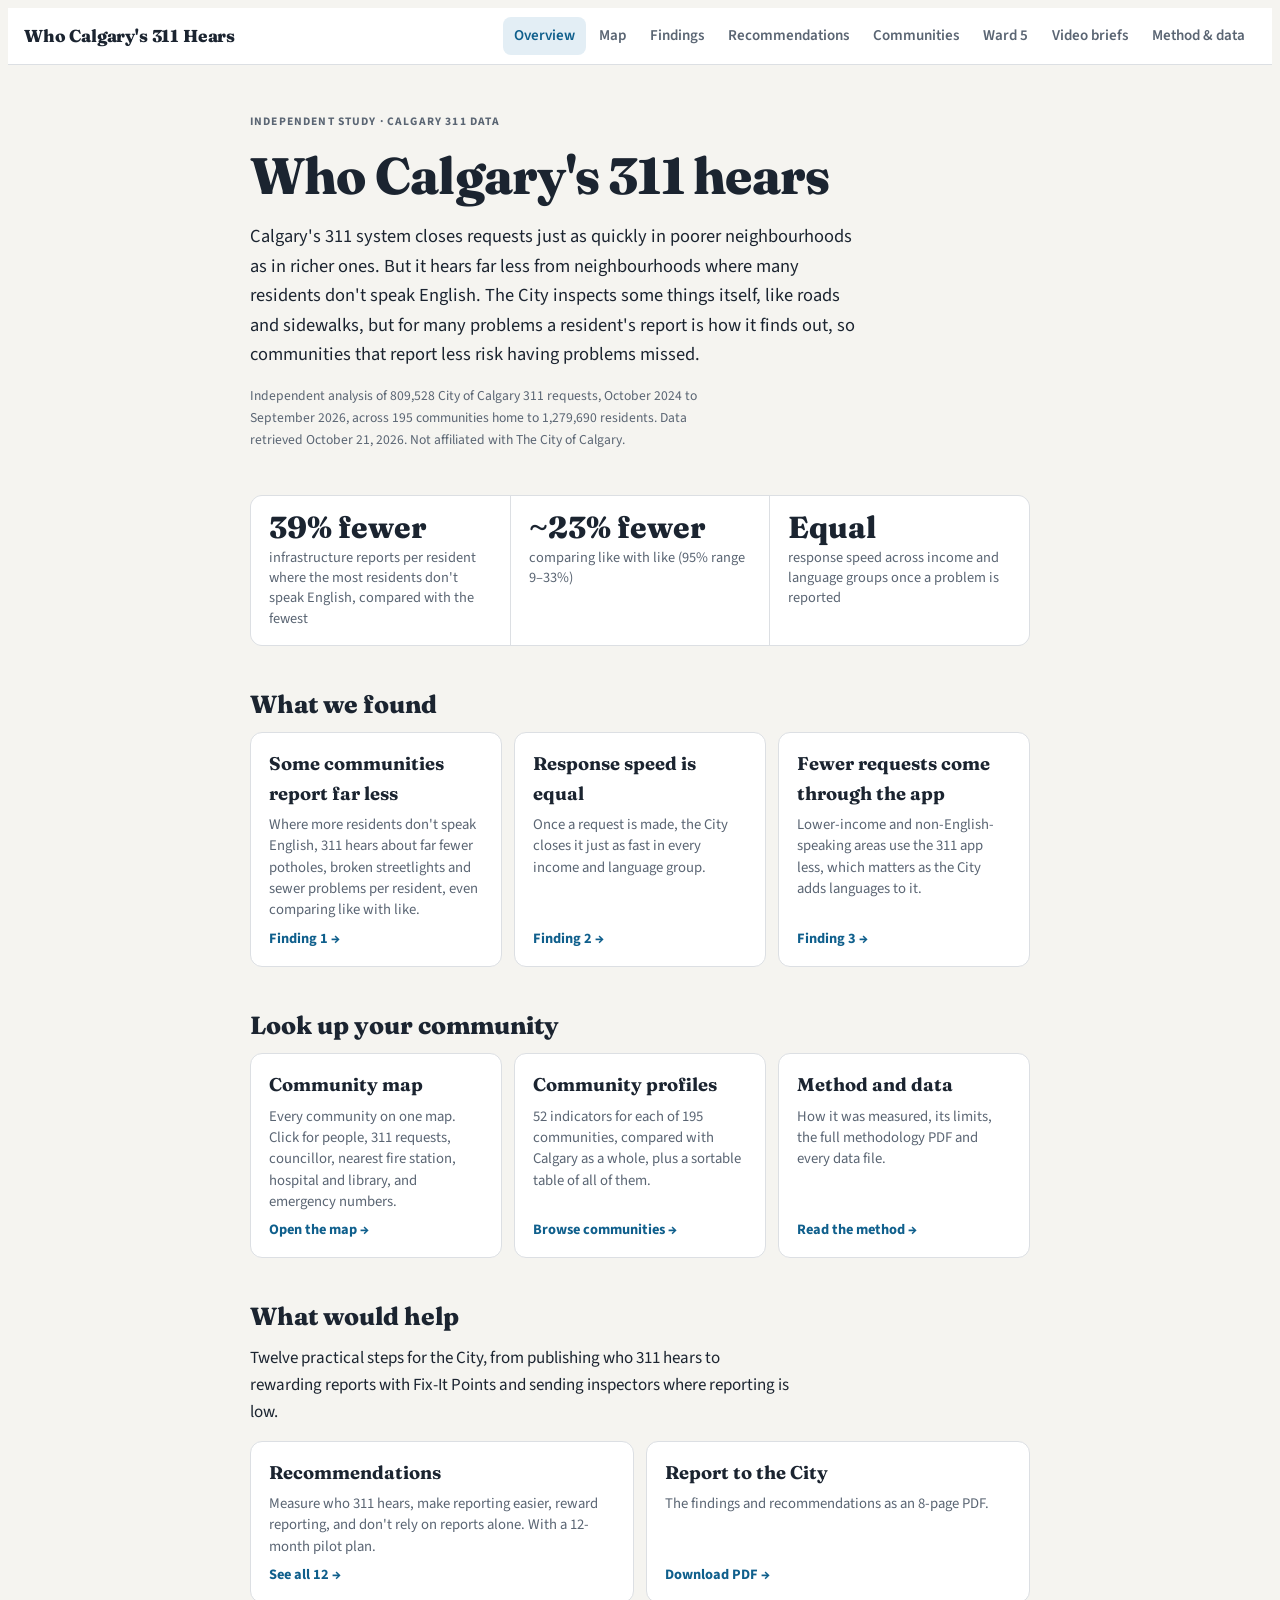
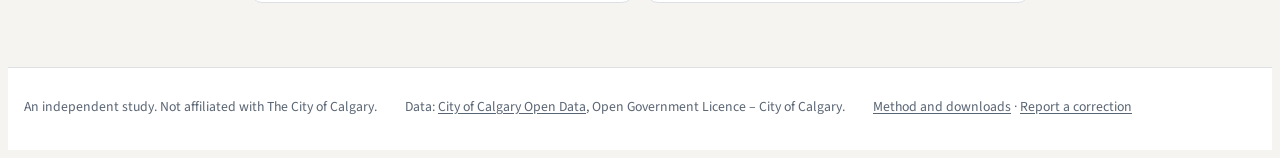
<file: index.html>
<!doctype html>
<html lang="en-CA">
<head>
<meta charset="utf-8">
<meta name="viewport" content="width=device-width, initial-scale=1, viewport-fit=cover">
<title>Who Calgary's 311 Hears</title>
<meta name="description" content="Calgary's 311 system closes requests just as fast in every income and language group, but hears far less from communities where many residents don't speak English. An independent study of 809,528 requests.">
<meta property="og:title" content="Who Calgary's 311 Hears">
<meta property="og:description" content="Calgary's 311 system closes requests just as fast in every income and language group, but hears far less from communities where many residents don't speak English. An independent study of 809,528 requests.">
<meta property="og:type" content="website">
<meta property="og:url" content="https://hassanaliarshad110.github.io/calgary-311/">
<meta property="og:image" content="https://hassanaliarshad110.github.io/calgary-311/assets/og.png">
<meta name="twitter:card" content="summary_large_image">
<link rel="icon" href="data:image/svg+xml,%3Csvg xmlns='http://www.w3.org/2000/svg' viewBox='0 0 64 64'%3E%3Crect width='64' height='64' rx='14' fill='%230f5f8c'/%3E%3Ctext x='32' y='42' font-family='Georgia,serif' font-size='26' font-weight='700' text-anchor='middle' fill='white'%3E311%3C/text%3E%3C/svg%3E">
<link rel="preconnect" href="https://fonts.googleapis.com"><link rel="preconnect" href="https://fonts.gstatic.com" crossorigin>
<link rel="stylesheet" href="https://fonts.googleapis.com/css2?family=Fraunces:opsz,wght@9..144,600;9..144,800&family=Source+Sans+3:ital,wght@0,400;0,600;0,700;1,400&family=JetBrains+Mono:wght@400;500&display=swap">
<link rel="stylesheet" href="assets/style.css?v=31fe4869">
</head>
<body>
<nav class="nav" aria-label="Site"><div class="in"><a class="brand" href="index.html">Who Calgary's 311 Hears</a><ul><li><a class="lk" href="index.html" aria-current="page">Overview</a></li><li><a class="lk" href="map.html">Map</a></li><li><a class="lk" href="findings.html">Findings</a></li><li><a class="lk" href="recommendations.html">Recommendations</a></li><li><a class="lk" href="communities.html">Communities</a></li><li><a class="lk" href="ward5.html">Ward 5</a></li><li><a class="lk" href="videos.html">Video briefs</a></li><li><a class="lk" href="method.html">Method & data</a></li></ul></div></nav>
<main>
<div class="wrap" style="margin-top:8px">
  <header>
    <span class="label">Independent study · Calgary 311 data</span>
    <h1>Who Calgary's 311 hears</h1>
    <p class="lede">Calgary's 311 system closes requests just as quickly in poorer neighbourhoods as in richer ones. But it hears far less from neighbourhoods where many residents don't speak English. The City inspects some things itself, like roads and sidewalks, but for many problems a resident's report is how it finds out, so communities that report less risk having problems missed.</p>
    <p class="meta" id="meta"></p>
  </header>
  <div class="key" id="key"></div>
  <section class="stack">
    <h2>What we found</h2>
    <div class="cards">
      <a class="cardlink" href="findings.html#f1"><b>Some communities report far less</b><span>Where more residents don't speak English, 311 hears about far fewer potholes, broken streetlights and sewer problems per resident, even comparing like with like.</span><em>Finding 1 →</em></a>
      <a class="cardlink" href="findings.html#f2"><b>Response speed is equal</b><span>Once a request is made, the City closes it just as fast in every income and language group.</span><em>Finding 2 →</em></a>
      <a class="cardlink" href="findings.html#f3"><b>Fewer requests come through the app</b><span>Lower-income and non-English-speaking areas use the 311 app less, which matters as the City adds languages to it.</span><em>Finding 3 →</em></a>
    </div>
  </section>
  <section class="stack">
    <h2>Look up your community</h2>
    <div class="cards">
      <a class="cardlink" href="map.html"><b>Community map</b><span>Every community on one map. Click for people, 311 requests, councillor, nearest fire station, hospital and library, and emergency numbers.</span><em>Open the map →</em></a>
      <a class="cardlink" href="communities.html"><b>Community profiles</b><span>52 indicators for each of 195 communities, compared with Calgary as a whole, plus a sortable table of all of them.</span><em>Browse communities →</em></a>
      <a class="cardlink" href="method.html"><b>Method and data</b><span>How it was measured, its limits, the full methodology PDF and every data file.</span><em>Read the method →</em></a>
    </div>
  </section>
  <section class="stack">
    <h2>What would help</h2>
    <p>Twelve practical steps for the City, from publishing who 311 hears to rewarding reports with Fix-It Points and sending inspectors where reporting is low.</p>
    <div class="cards">
      <a class="cardlink" href="recommendations.html"><b>Recommendations</b><span>Measure who 311 hears, make reporting easier, reward reporting, and don't rely on reports alone. With a 12-month pilot plan.</span><em>See all 12 →</em></a>
      <a class="cardlink" href="downloads/Who-Calgarys-311-Hears_Report-to-the-City.pdf" download><b>Report to the City</b><span>The findings and recommendations as an 8-page PDF.</span><em>Download PDF →</em></a>
    </div>
  </section>
</div>
</main>
<footer class="foot"><div class="in">
<span>An independent study. Not affiliated with The City of Calgary.</span>
<span>Data: <a href="https://data.calgary.ca/" target="_blank" rel="noopener">City of Calgary Open Data</a>, Open Government Licence – City of Calgary.</span>
<span><a href="method.html">Method and downloads</a> · <a href="https://github.com/hassanaliarshad110/calgary-311/issues" target="_blank" rel="noopener">Report a correction</a></span>
</div></footer>
<div class="toast" id="toast" role="status" hidden></div>
<script src="assets/report.js?v=14ca3eed"></script>
</body>
</html>
</file>
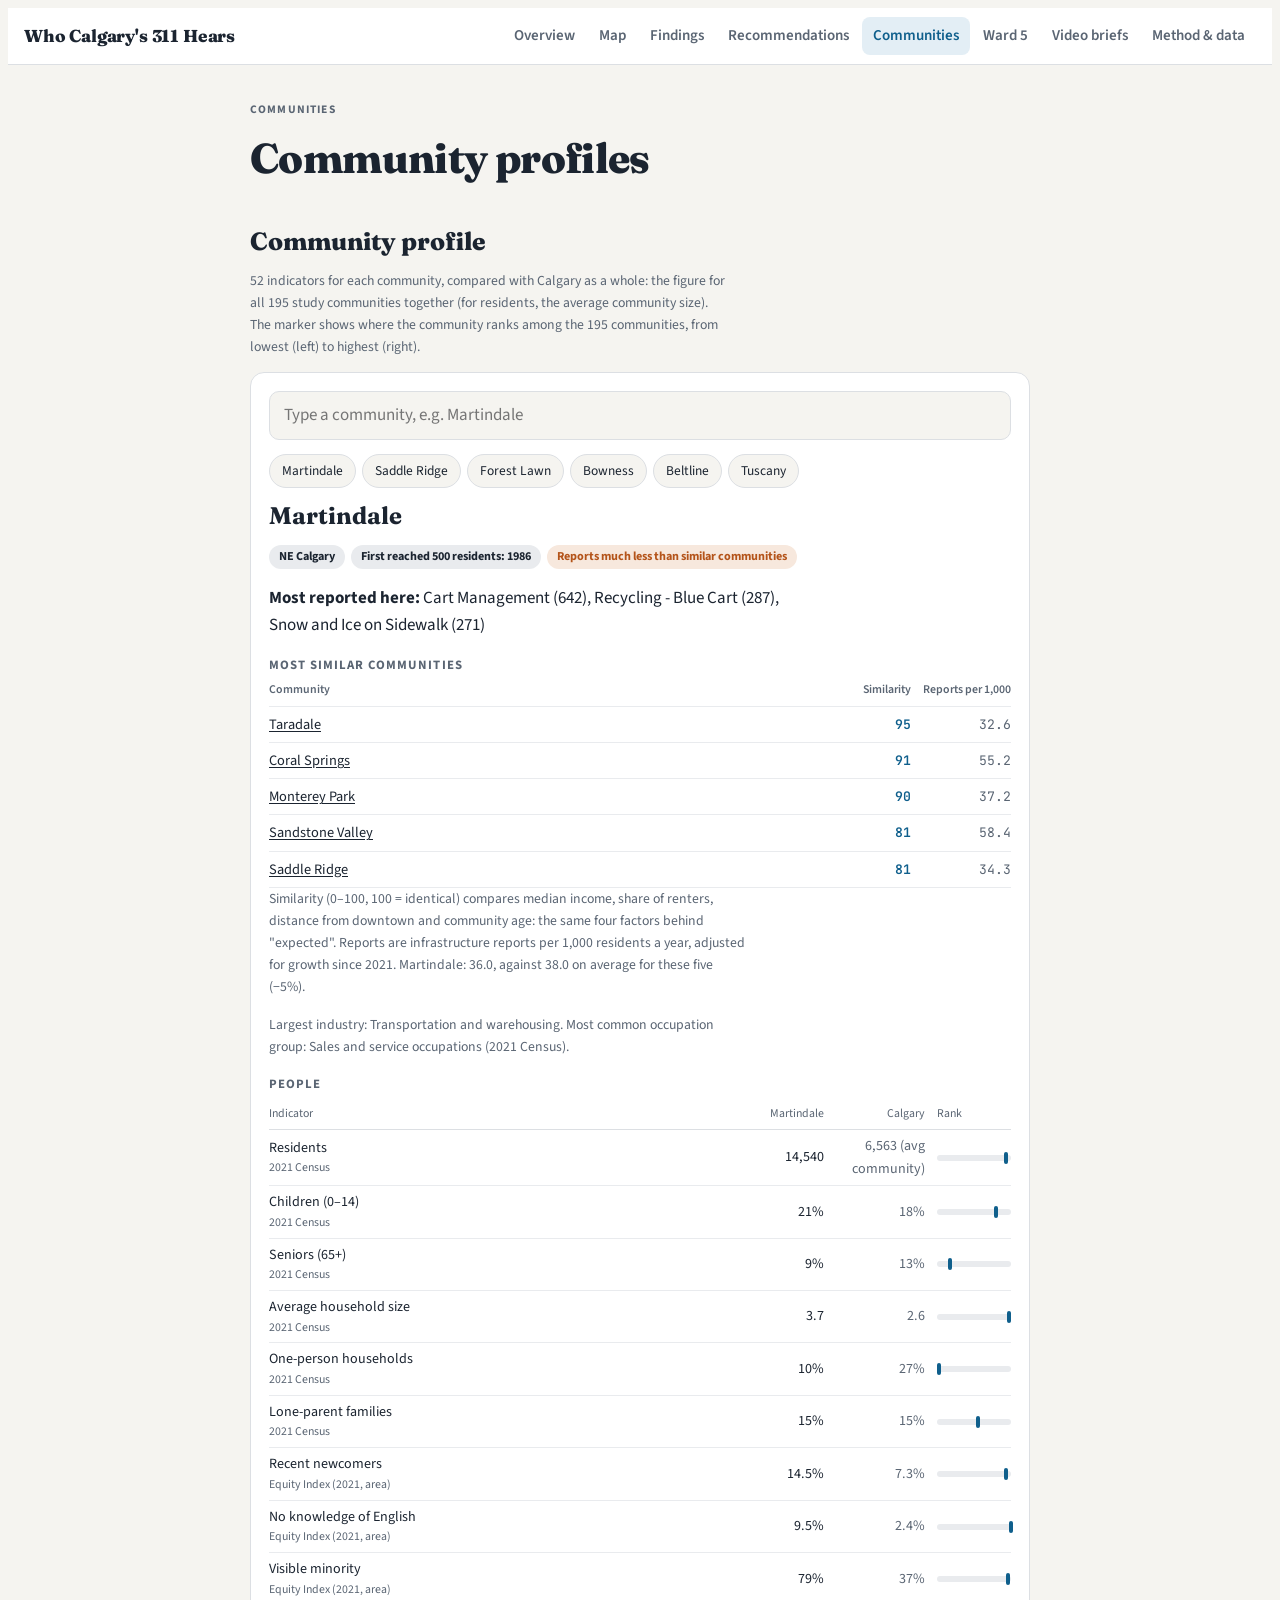
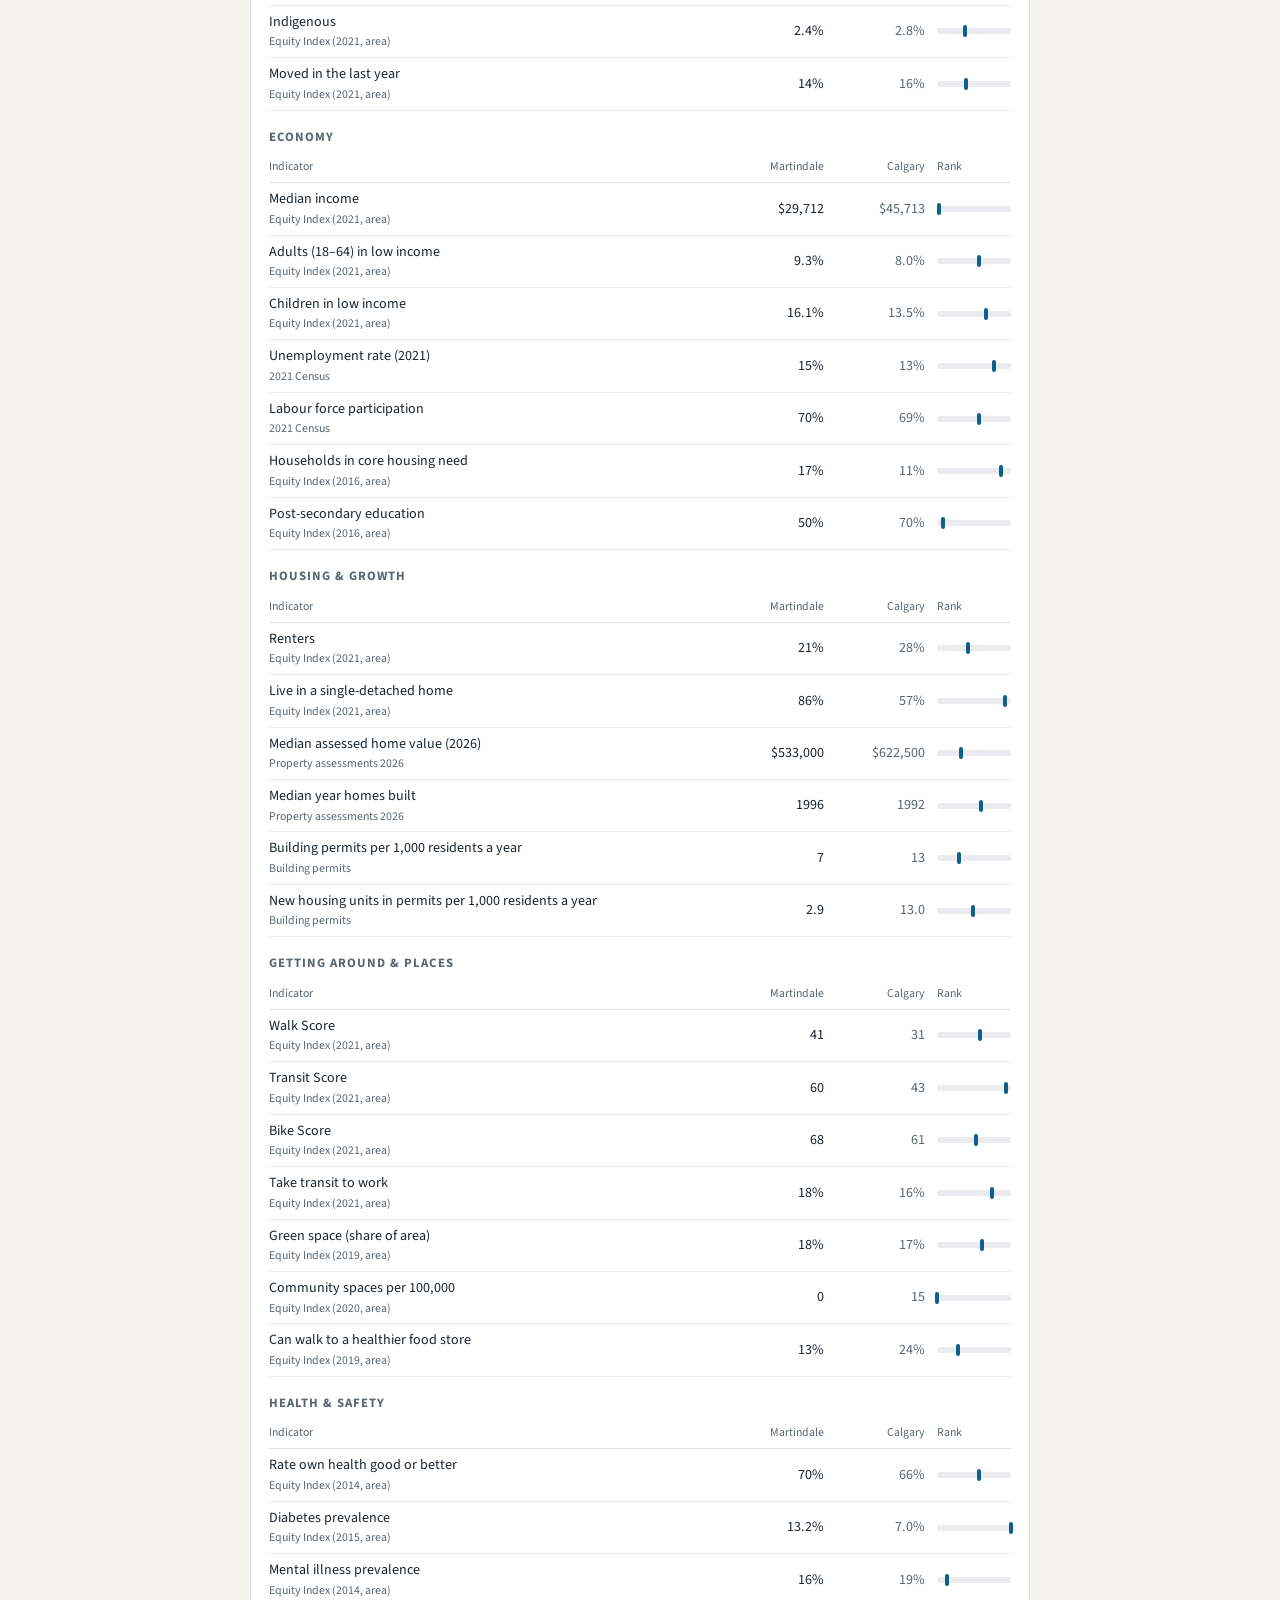
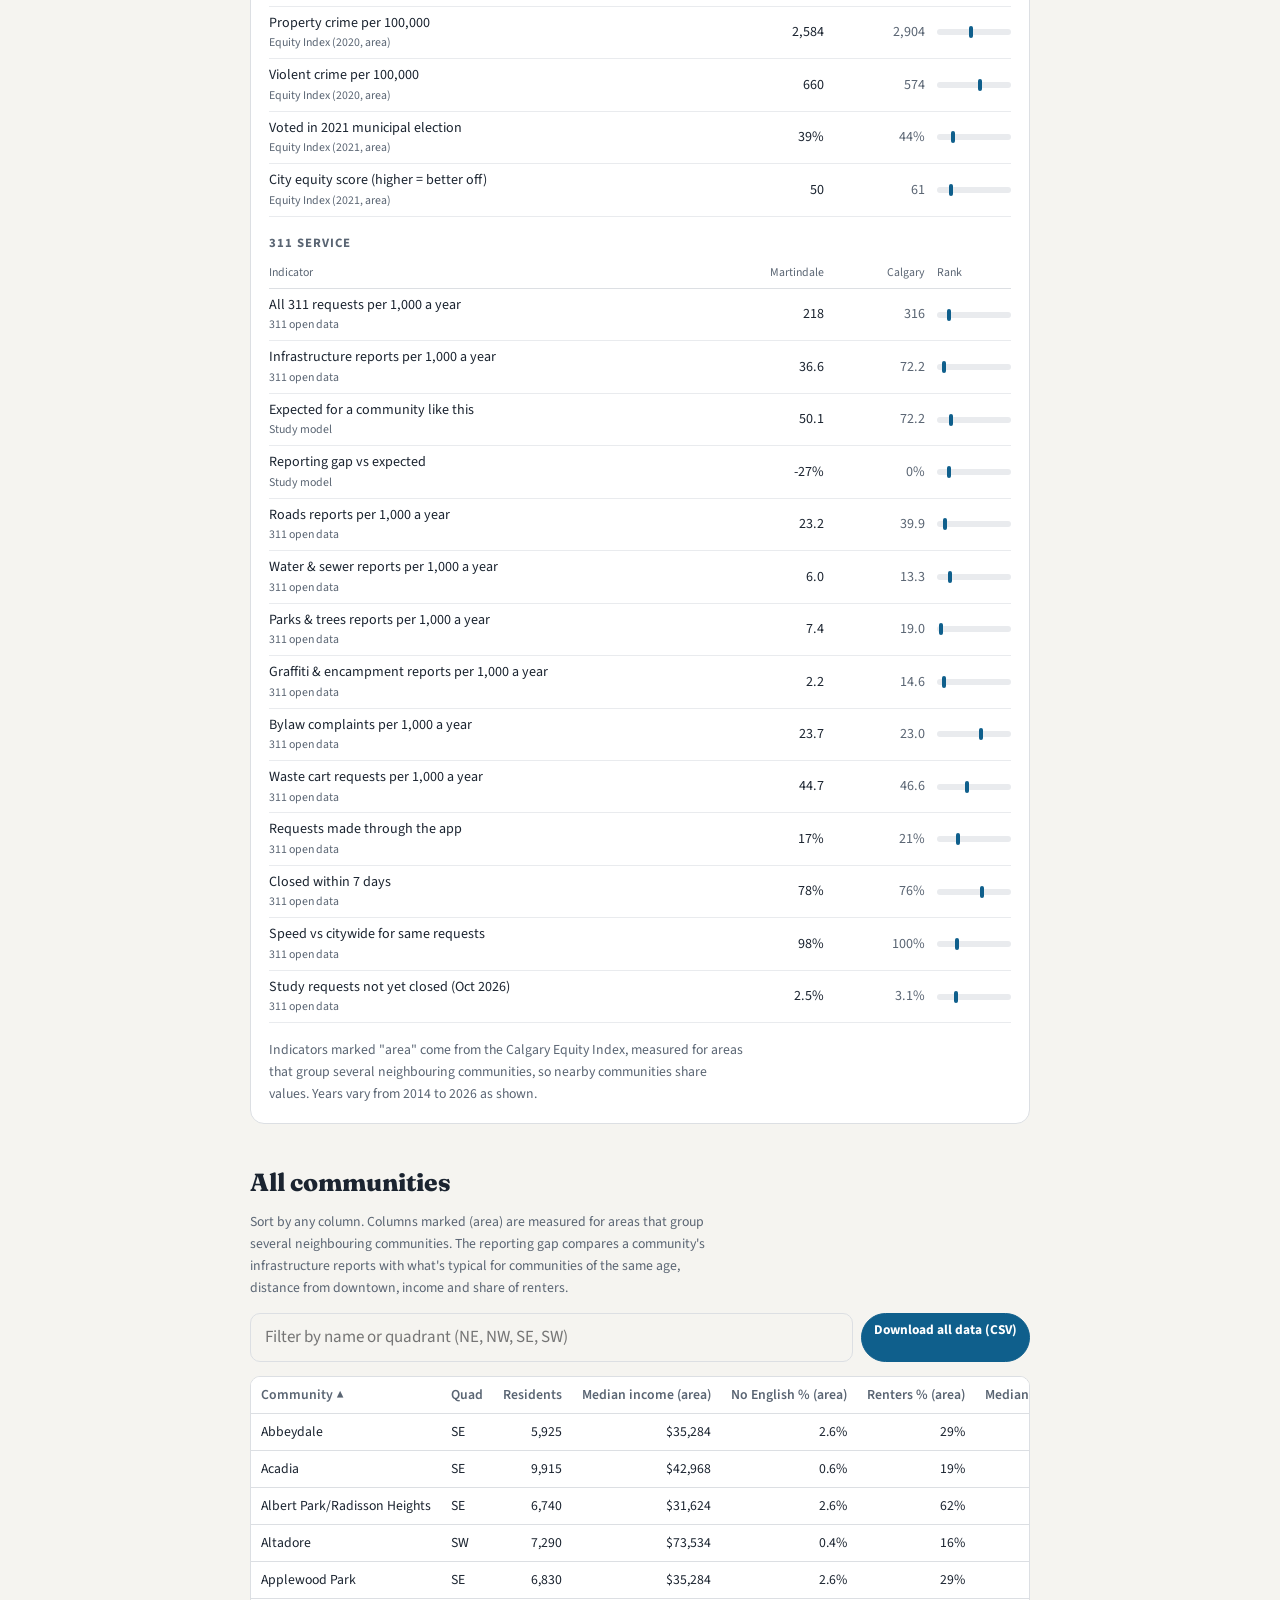
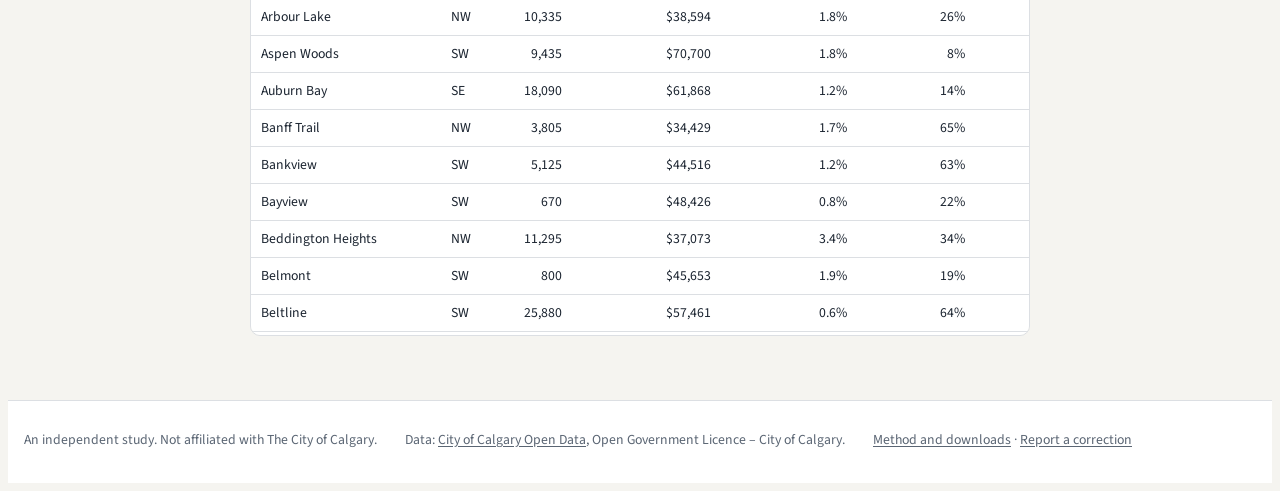
<file: communities.html>
<!doctype html>
<html lang="en-CA">
<head>
<meta charset="utf-8">
<meta name="viewport" content="width=device-width, initial-scale=1, viewport-fit=cover">
<title>Communities · Who Calgary's 311 Hears</title>
<meta name="description" content="Profiles of 195 Calgary communities with 52 indicators each, and a sortable table of all communities.">
<meta property="og:title" content="Communities · Who Calgary's 311 Hears">
<meta property="og:description" content="Profiles of 195 Calgary communities with 52 indicators each, and a sortable table of all communities.">
<meta property="og:type" content="website">
<meta property="og:url" content="https://hassanaliarshad110.github.io/calgary-311/communities.html">
<meta property="og:image" content="https://hassanaliarshad110.github.io/calgary-311/assets/og.png">
<meta name="twitter:card" content="summary_large_image">
<link rel="icon" href="data:image/svg+xml,%3Csvg xmlns='http://www.w3.org/2000/svg' viewBox='0 0 64 64'%3E%3Crect width='64' height='64' rx='14' fill='%230f5f8c'/%3E%3Ctext x='32' y='42' font-family='Georgia,serif' font-size='26' font-weight='700' text-anchor='middle' fill='white'%3E311%3C/text%3E%3C/svg%3E">
<link rel="preconnect" href="https://fonts.googleapis.com"><link rel="preconnect" href="https://fonts.gstatic.com" crossorigin>
<link rel="stylesheet" href="https://fonts.googleapis.com/css2?family=Fraunces:opsz,wght@9..144,600;9..144,800&family=Source+Sans+3:ital,wght@0,400;0,600;0,700;1,400&family=JetBrains+Mono:wght@400;500&display=swap">
<link rel="stylesheet" href="assets/style.css?v=31fe4869">
</head>
<body>
<nav class="nav" aria-label="Site"><div class="in"><a class="brand" href="index.html">Who Calgary's 311 Hears</a><ul><li><a class="lk" href="index.html">Overview</a></li><li><a class="lk" href="map.html">Map</a></li><li><a class="lk" href="findings.html">Findings</a></li><li><a class="lk" href="recommendations.html">Recommendations</a></li><li><a class="lk" href="communities.html" aria-current="page">Communities</a></li><li><a class="lk" href="ward5.html">Ward 5</a></li><li><a class="lk" href="videos.html">Video briefs</a></li><li><a class="lk" href="method.html">Method & data</a></li></ul></div></nav>
<main>
<div class="wrap" style="margin-top:28px">
  <header style="padding-top:0"><span class="label">Communities</span><h1 style="font-size:clamp(1.8rem,5vw,2.6rem)">Community profiles</h1></header>
  <section class="stack">
    <h2>Community profile</h2>
    <p class="note">52 indicators for each community, compared with Calgary as a whole: the figure for all 195 study communities together (for residents, the average community size). The marker shows where the community ranks among the 195 communities, from lowest (left) to highest (right).</p>
    <div class="explorer">
      <div class="searchrow"><label for="cq" hidden>Community</label><input id="cq" list="clist" placeholder="Type a community, e.g. Martindale" autocomplete="off"></div>
      <datalist id="clist"></datalist>
      <div class="sugg" id="sugg"></div>
      <div class="card" id="card"></div>
    </div>
  </section>
  <section class="stack">
    <h2>All communities</h2>
    <p class="note">Sort by any column. Columns marked (area) are measured for areas that group several neighbouring communities. The reporting gap compares a community's infrastructure reports with what's typical for communities of the same age, distance from downtown, income and share of renters.</p>
    <div class="searchrow">
      <label for="tq" hidden>Filter</label><input id="tq" placeholder="Filter by name or quadrant (NE, NW, SE, SW)" autocomplete="off">
      <a class="btn primary" href="downloads/calgary-311-community-indicators.csv" download style="text-decoration:none">Download all data (CSV)</a>
    </div>
    <div class="tablewrap" style="max-height:560px"><table id="tbl"></table></div>
  </section>
</div>
</main>
<footer class="foot"><div class="in">
<span>An independent study. Not affiliated with The City of Calgary.</span>
<span>Data: <a href="https://data.calgary.ca/" target="_blank" rel="noopener">City of Calgary Open Data</a>, Open Government Licence – City of Calgary.</span>
<span><a href="method.html">Method and downloads</a> · <a href="https://github.com/hassanaliarshad110/calgary-311/issues" target="_blank" rel="noopener">Report a correction</a></span>
</div></footer>
<div class="toast" id="toast" role="status" hidden></div>
<script src="assets/report.js?v=14ca3eed"></script>
</body>
</html>
</file>
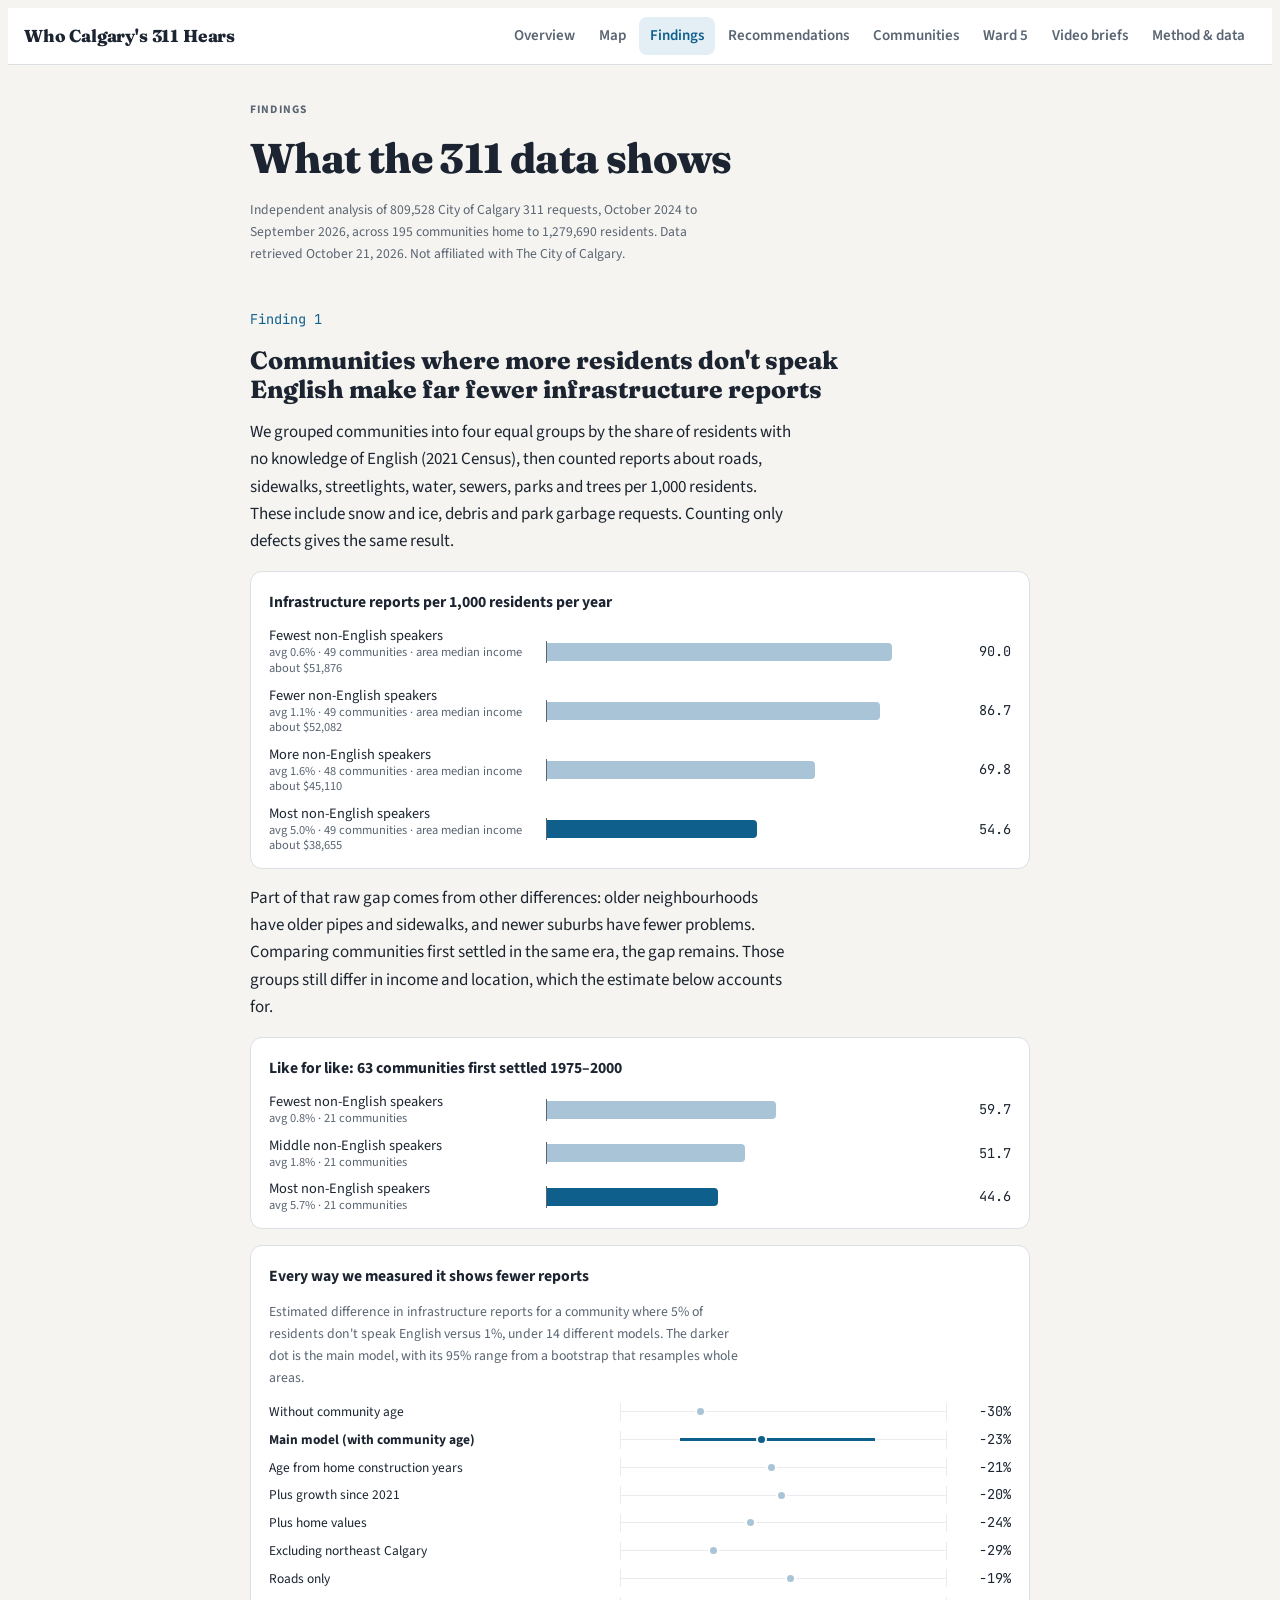
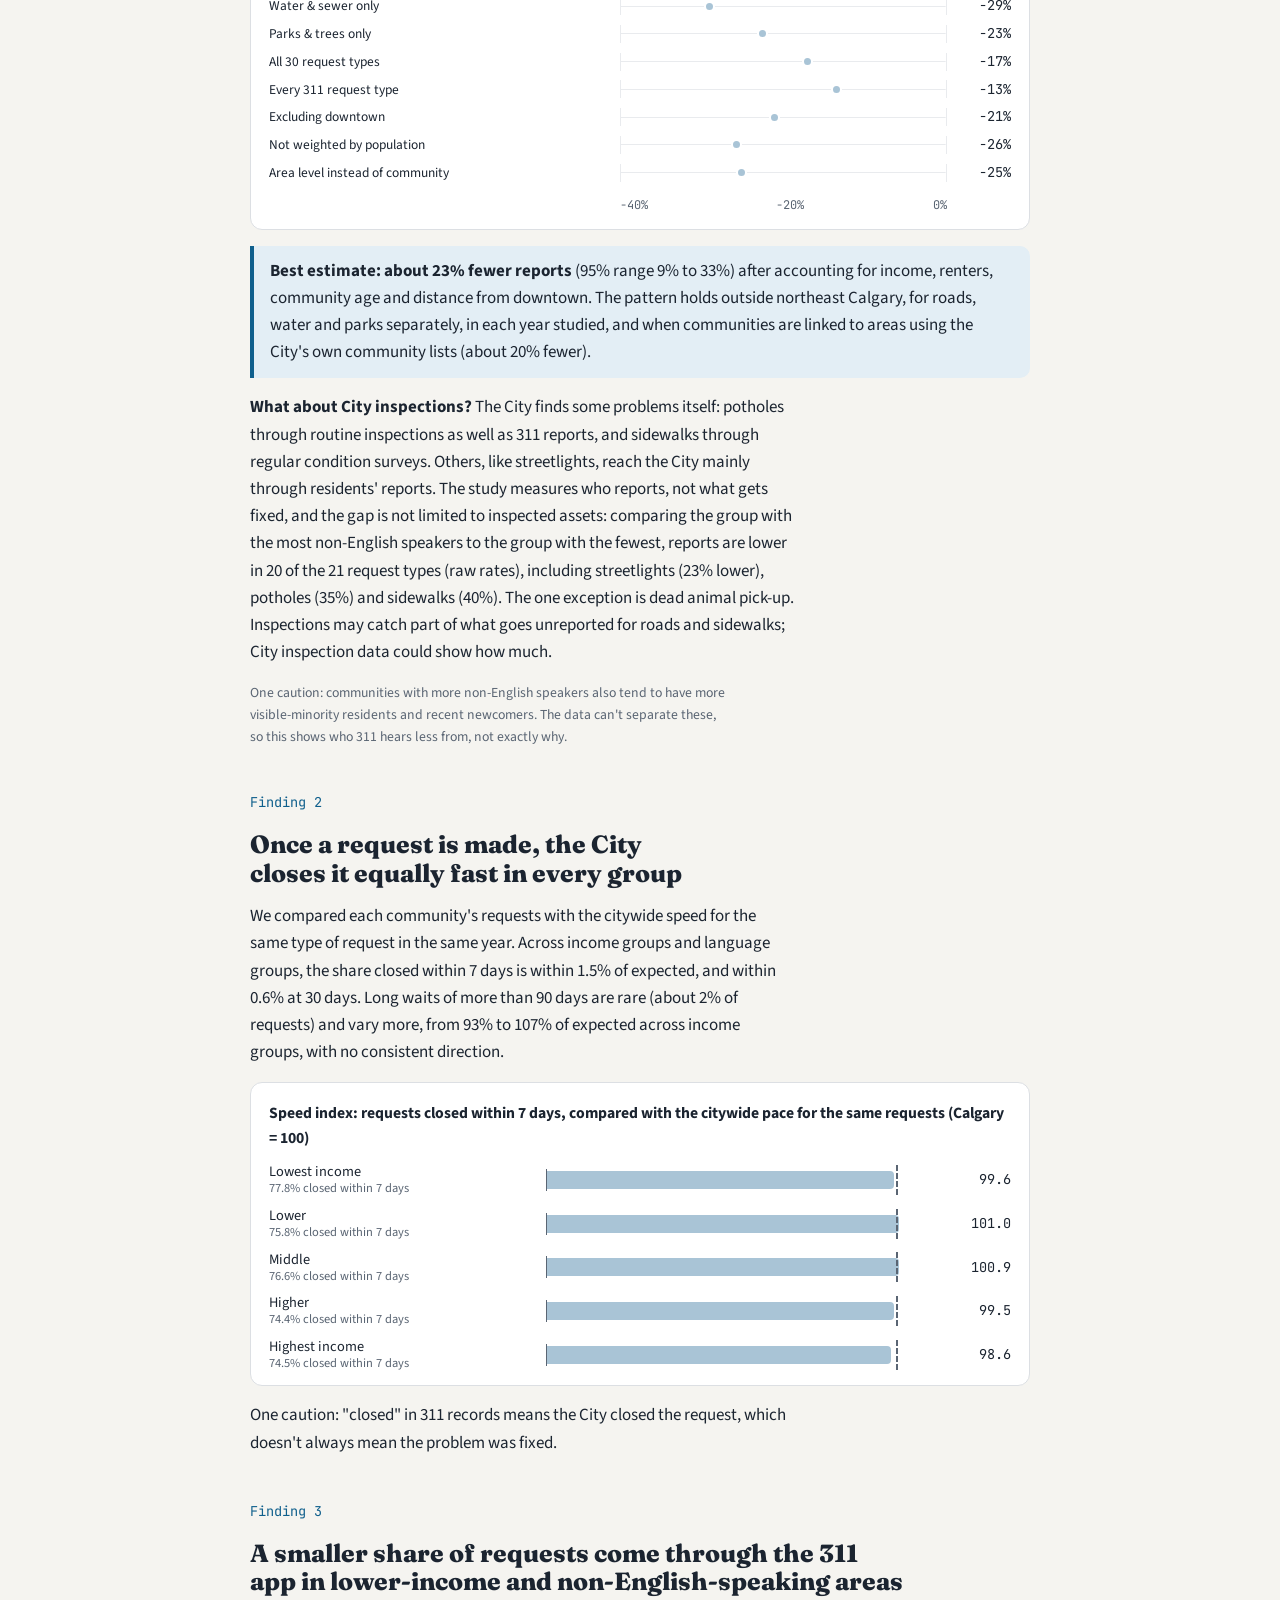
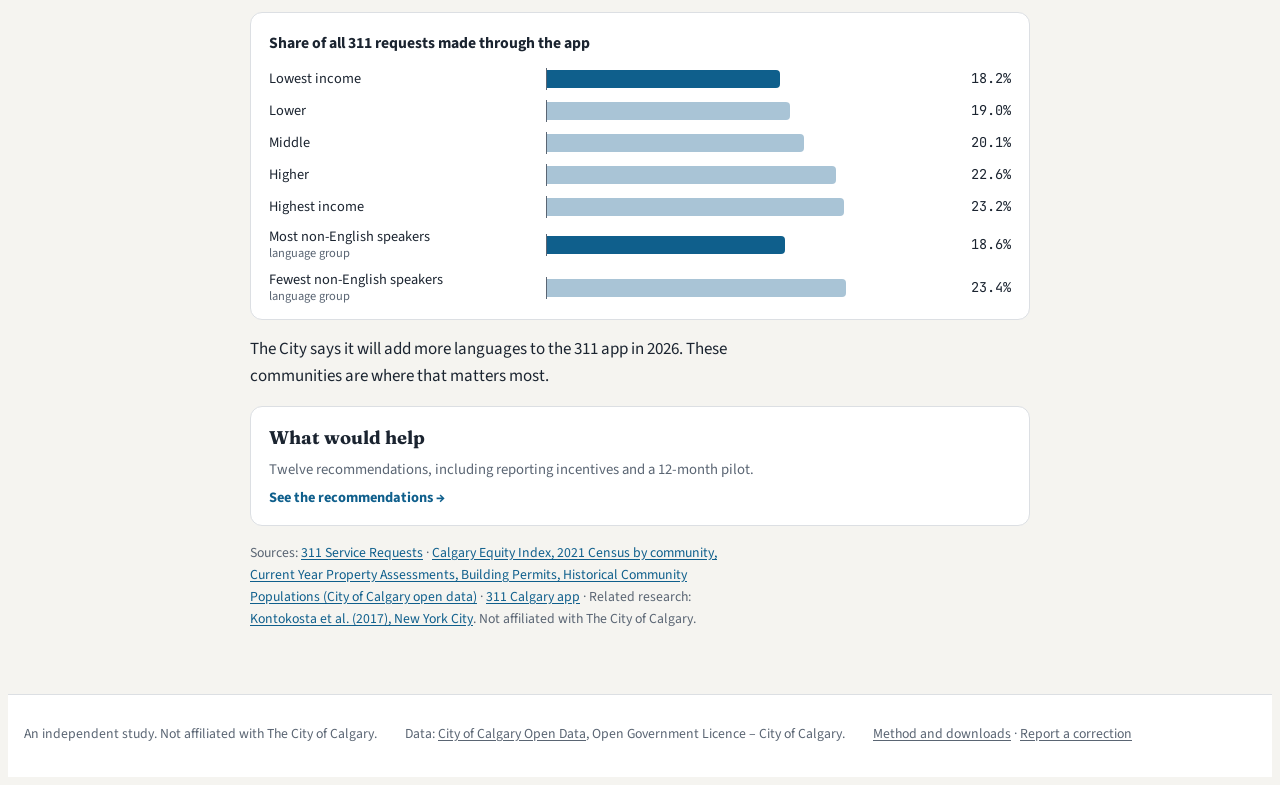
<file: findings.html>
<!doctype html>
<html lang="en-CA">
<head>
<meta charset="utf-8">
<meta name="viewport" content="width=device-width, initial-scale=1, viewport-fit=cover">
<title>Findings · Who Calgary's 311 Hears</title>
<meta name="description" content="Three findings from an independent study of Calgary 311 requests, October 2024 to September 2026.">
<meta property="og:title" content="Findings · Who Calgary's 311 Hears">
<meta property="og:description" content="Three findings from an independent study of Calgary 311 requests, October 2024 to September 2026.">
<meta property="og:type" content="website">
<meta property="og:url" content="https://hassanaliarshad110.github.io/calgary-311/findings.html">
<meta property="og:image" content="https://hassanaliarshad110.github.io/calgary-311/assets/og.png">
<meta name="twitter:card" content="summary_large_image">
<link rel="icon" href="data:image/svg+xml,%3Csvg xmlns='http://www.w3.org/2000/svg' viewBox='0 0 64 64'%3E%3Crect width='64' height='64' rx='14' fill='%230f5f8c'/%3E%3Ctext x='32' y='42' font-family='Georgia,serif' font-size='26' font-weight='700' text-anchor='middle' fill='white'%3E311%3C/text%3E%3C/svg%3E">
<link rel="preconnect" href="https://fonts.googleapis.com"><link rel="preconnect" href="https://fonts.gstatic.com" crossorigin>
<link rel="stylesheet" href="https://fonts.googleapis.com/css2?family=Fraunces:opsz,wght@9..144,600;9..144,800&family=Source+Sans+3:ital,wght@0,400;0,600;0,700;1,400&family=JetBrains+Mono:wght@400;500&display=swap">
<link rel="stylesheet" href="assets/style.css?v=31fe4869">
</head>
<body>
<nav class="nav" aria-label="Site"><div class="in"><a class="brand" href="index.html">Who Calgary's 311 Hears</a><ul><li><a class="lk" href="index.html">Overview</a></li><li><a class="lk" href="map.html">Map</a></li><li><a class="lk" href="findings.html" aria-current="page">Findings</a></li><li><a class="lk" href="recommendations.html">Recommendations</a></li><li><a class="lk" href="communities.html">Communities</a></li><li><a class="lk" href="ward5.html">Ward 5</a></li><li><a class="lk" href="videos.html">Video briefs</a></li><li><a class="lk" href="method.html">Method & data</a></li></ul></div></nav>
<main>
<div class="wrap" style="margin-top:28px">
  <header style="padding-top:0"><span class="label">Findings</span><h1 style="font-size:clamp(1.8rem,5vw,2.6rem)">What the 311 data shows</h1><p class="meta" id="meta"></p></header>
  <section class="finding" id="f1">
    <span class="fnum">Finding 1</span>
    <h2>Communities where more residents don't speak English make far fewer infrastructure reports</h2>
    <p>We grouped communities into four equal groups by the share of residents with no knowledge of English (2021 Census), then counted reports about roads, sidewalks, streetlights, water, sewers, parks and trees per 1,000 residents. These include snow and ice, debris and park garbage requests. Counting only defects gives the same result.</p>
    <div class="chart" role="figure" aria-label="Infrastructure reports per 1,000 residents by non-English share">
      <div class="chart-title">Infrastructure reports per 1,000 residents per year</div>
      <div class="bars" id="c1"></div>
    </div>
    <p>Part of that raw gap comes from other differences: older neighbourhoods have older pipes and sidewalks, and newer suburbs have fewer problems. Comparing communities first settled in the same era, the gap remains. Those groups still differ in income and location, which the estimate below accounts for.</p>
    <div class="chart" role="figure" aria-label="Like-for-like comparison among communities settled 1975 to 2000">
      <div class="chart-title">Like for like: 63 communities first settled 1975–2000</div>
      <div class="bars" id="c1b"></div>
    </div>
    <div class="chart" role="figure" aria-label="Estimated reporting gap across 14 statistical models">
      <div class="chart-title">Every way we measured it shows fewer reports</div>
      <p class="note">Estimated difference in infrastructure reports for a community where 5% of residents don't speak English versus 1%, under 14 different models. The darker dot is the main model, with its 95% range from a bootstrap that resamples whole areas.</p>
      <div class="dots" id="c1c"></div>
      <div class="axis"><div></div><div><span>−40%</span><span>−20%</span><span>0%</span></div><div></div></div>
    </div>
    <div class="callout"><b>Best estimate: about 23% fewer reports</b> (95% range 9% to 33%) after accounting for income, renters, community age and distance from downtown. The pattern holds outside northeast Calgary, for roads, water and parks separately, in each year studied, and when communities are linked to areas using the City's own community lists (about 20% fewer).</div>
    <p><b>What about City inspections?</b> The City finds some problems itself: potholes through routine inspections as well as 311 reports, and sidewalks through regular condition surveys. Others, like streetlights, reach the City mainly through residents' reports. The study measures who reports, not what gets fixed, and the gap is not limited to inspected assets: comparing the group with the most non-English speakers to the group with the fewest, reports are lower in 20 of the 21 request types (raw rates), including streetlights (23% lower), potholes (35%) and sidewalks (40%). The one exception is dead animal pick-up. Inspections may catch part of what goes unreported for roads and sidewalks; City inspection data could show how much.</p>
    <p class="note">One caution: communities with more non-English speakers also tend to have more visible-minority residents and recent newcomers. The data can't separate these, so this shows who 311 hears less from, not exactly why.</p>
  </section>

  <section class="finding" id="f2">
    <span class="fnum">Finding 2</span>
    <h2>Once a request is made, the City closes it equally fast in every group</h2>
    <p>We compared each community's requests with the citywide speed for the same type of request in the same year. Across income groups and language groups, the share closed within 7 days is within 1.5% of expected, and within 0.6% at 30 days. Long waits of more than 90 days are rare (about 2% of requests) and vary more, from 93% to 107% of expected across income groups, with no consistent direction.</p>
    <div class="chart" role="figure" aria-label="Requests closed within 7 days compared with expected, by income group">
      <div class="chart-title">Speed index: requests closed within 7 days, compared with the citywide pace for the same requests (Calgary = 100)</div>
      <div class="bars" id="c2"></div>
    </div>
    <p>One caution: "closed" in 311 records means the City closed the request, which doesn't always mean the problem was fixed.</p>
  </section>

  <section class="finding" id="f3">
    <span class="fnum">Finding 3</span>
    <h2>A smaller share of requests come through the 311 app in lower-income and non-English-speaking areas</h2>
    <div class="chart" role="figure" aria-label="Share of 311 requests made through the app">
      <div class="chart-title">Share of all 311 requests made through the app</div>
      <div class="bars" id="c3"></div>
    </div>
    <p>The City says it will add more languages to the 311 app in 2026. These communities are where that matters most.</p>

  <section class="stack"><div class="cards"><a class="cardlink" href="recommendations.html"><b>What would help</b><span>Twelve recommendations, including reporting incentives and a 12-month pilot.</span><em>See the recommendations →</em></a></div></section>
  <p class="note">Sources: <a href="https://data.calgary.ca/Services-and-Amenities/311-Service-Requests/iahh-g8bj" target="_blank" rel="noopener">311 Service Requests</a> · <a href="https://data.calgary.ca/" target="_blank" rel="noopener">Calgary Equity Index, 2021 Census by community, Current Year Property Assessments, Building Permits, Historical Community Populations (City of Calgary open data)</a> · <a href="https://calgary.ca/cfod/csc/about-311-calgary-app.html" target="_blank" rel="noopener">311 Calgary app</a> · Related research: <a href="https://arxiv.org/abs/1710.02452" target="_blank" rel="noopener">Kontokosta et al. (2017), New York City</a>. Not affiliated with The City of Calgary.</p>
</div>
</main>
<footer class="foot"><div class="in">
<span>An independent study. Not affiliated with The City of Calgary.</span>
<span>Data: <a href="https://data.calgary.ca/" target="_blank" rel="noopener">City of Calgary Open Data</a>, Open Government Licence – City of Calgary.</span>
<span><a href="method.html">Method and downloads</a> · <a href="https://github.com/hassanaliarshad110/calgary-311/issues" target="_blank" rel="noopener">Report a correction</a></span>
</div></footer>
<div class="toast" id="toast" role="status" hidden></div>
<script src="assets/report.js?v=14ca3eed"></script>
</body>
</html>
</file>
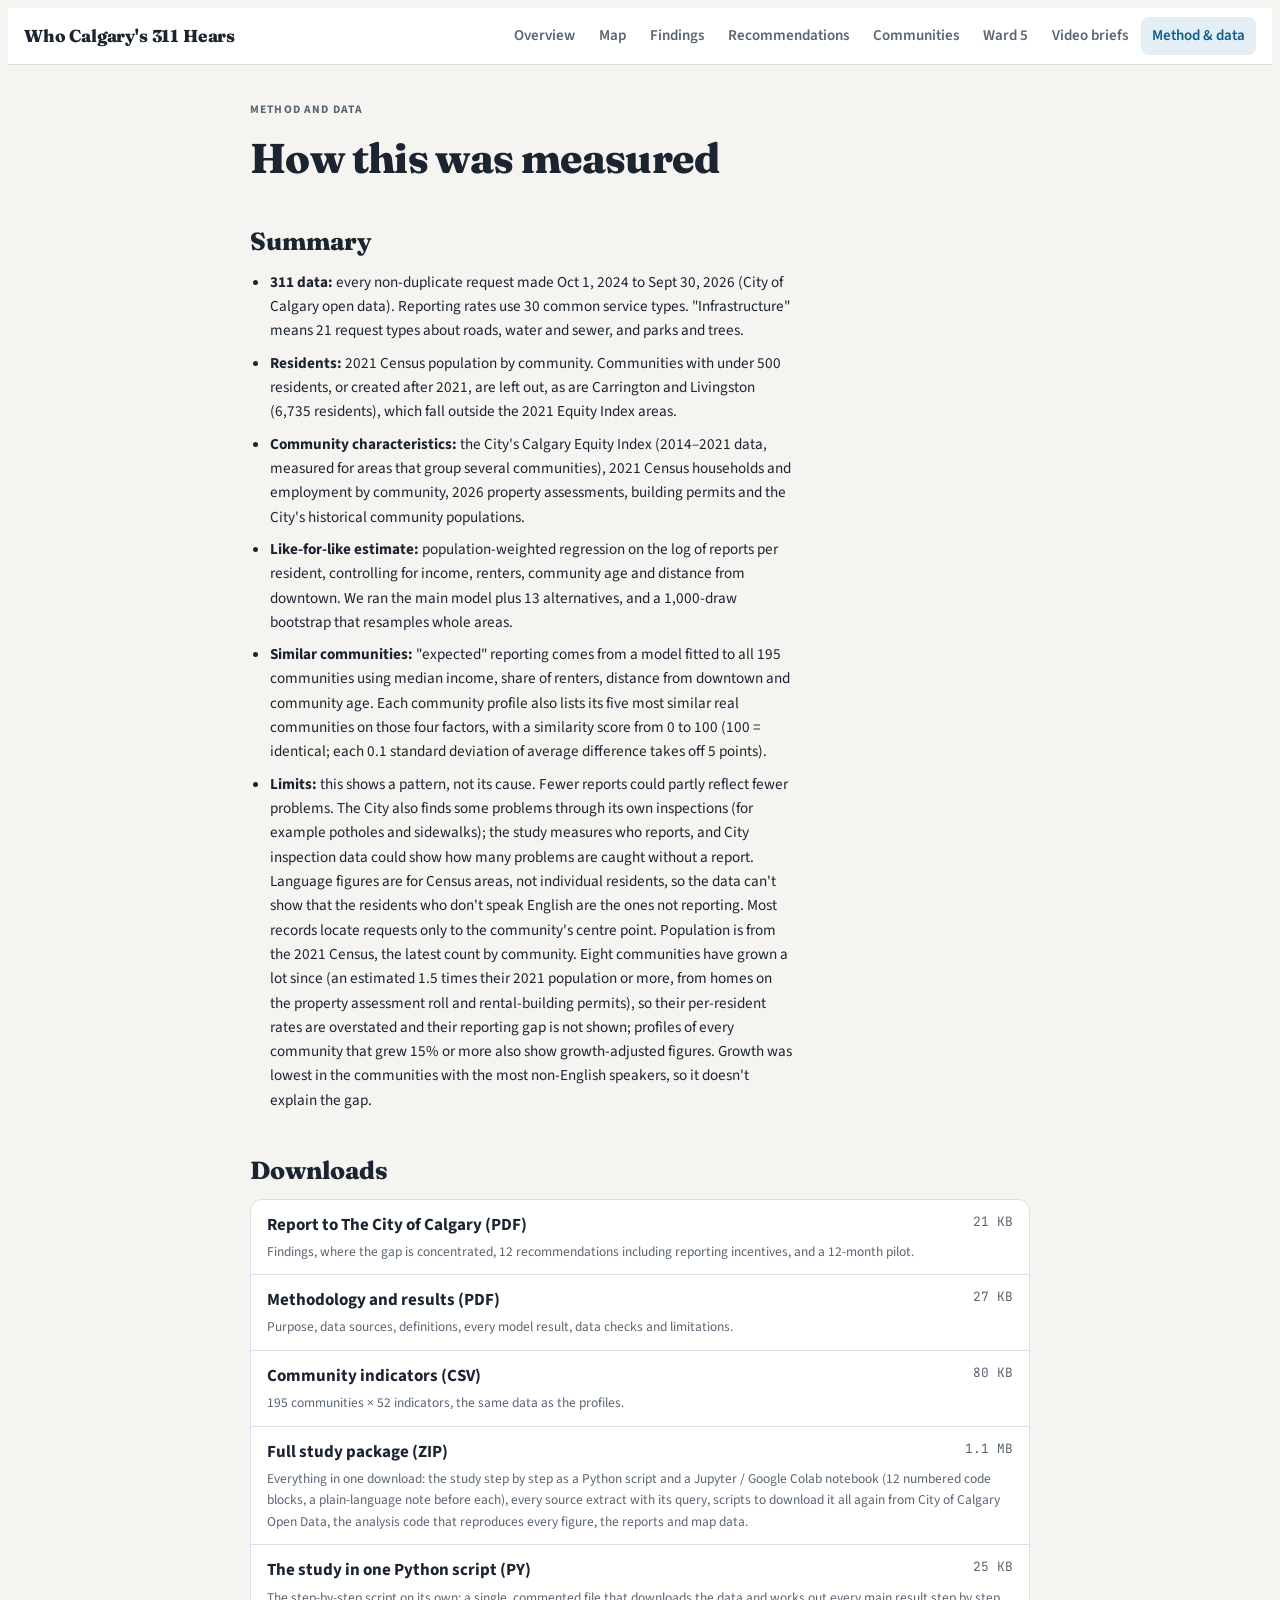
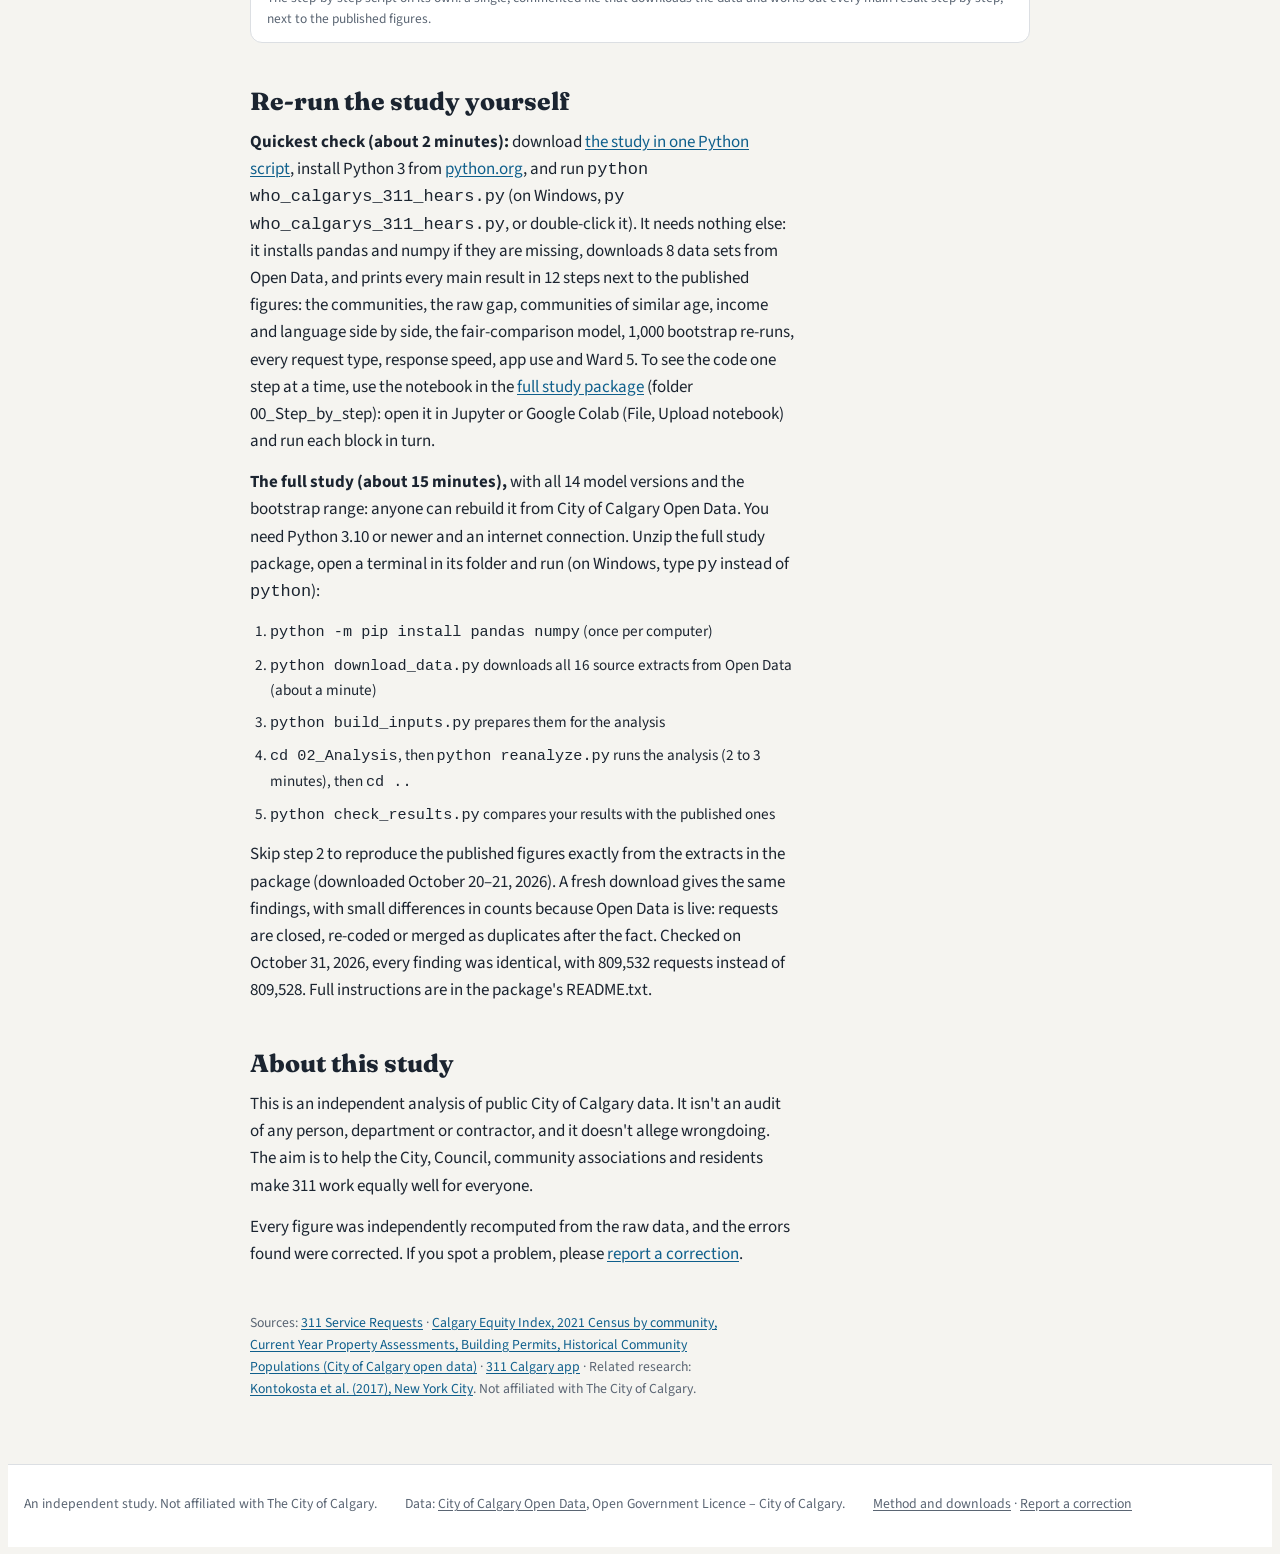
<file: method.html>
<!doctype html>
<html lang="en-CA">
<head>
<meta charset="utf-8">
<meta name="viewport" content="width=device-width, initial-scale=1, viewport-fit=cover">
<title>Method & data · Who Calgary's 311 Hears</title>
<meta name="description" content="How the Calgary 311 equity study was done: data, definitions, models, limits, and all downloads.">
<meta property="og:title" content="Method & data · Who Calgary's 311 Hears">
<meta property="og:description" content="How the Calgary 311 equity study was done: data, definitions, models, limits, and all downloads.">
<meta property="og:type" content="website">
<meta property="og:url" content="https://hassanaliarshad110.github.io/calgary-311/method.html">
<meta property="og:image" content="https://hassanaliarshad110.github.io/calgary-311/assets/og.png">
<meta name="twitter:card" content="summary_large_image">
<link rel="icon" href="data:image/svg+xml,%3Csvg xmlns='http://www.w3.org/2000/svg' viewBox='0 0 64 64'%3E%3Crect width='64' height='64' rx='14' fill='%230f5f8c'/%3E%3Ctext x='32' y='42' font-family='Georgia,serif' font-size='26' font-weight='700' text-anchor='middle' fill='white'%3E311%3C/text%3E%3C/svg%3E">
<link rel="preconnect" href="https://fonts.googleapis.com"><link rel="preconnect" href="https://fonts.gstatic.com" crossorigin>
<link rel="stylesheet" href="https://fonts.googleapis.com/css2?family=Fraunces:opsz,wght@9..144,600;9..144,800&family=Source+Sans+3:ital,wght@0,400;0,600;0,700;1,400&family=JetBrains+Mono:wght@400;500&display=swap">
<link rel="stylesheet" href="assets/style.css?v=31fe4869">
</head>
<body>
<nav class="nav" aria-label="Site"><div class="in"><a class="brand" href="index.html">Who Calgary's 311 Hears</a><ul><li><a class="lk" href="index.html">Overview</a></li><li><a class="lk" href="map.html">Map</a></li><li><a class="lk" href="findings.html">Findings</a></li><li><a class="lk" href="recommendations.html">Recommendations</a></li><li><a class="lk" href="communities.html">Communities</a></li><li><a class="lk" href="ward5.html">Ward 5</a></li><li><a class="lk" href="videos.html">Video briefs</a></li><li><a class="lk" href="method.html" aria-current="page">Method & data</a></li></ul></div></nav>
<main>
<div class="wrap" style="margin-top:28px">
  <header style="padding-top:0"><span class="label">Method and data</span><h1 style="font-size:clamp(1.8rem,5vw,2.6rem)">How this was measured</h1></header>
  <section class="stack">
    <h2>Summary</h2>
    <ul class="limits">
      <li><b>311 data:</b> every non-duplicate request made Oct 1, 2024 to Sept 30, 2026 (City of Calgary open data). Reporting rates use 30 common service types. "Infrastructure" means 21 request types about roads, water and sewer, and parks and trees.</li>
      <li><b>Residents:</b> 2021 Census population by community. Communities with under 500 residents, or created after 2021, are left out, as are Carrington and Livingston (6,735 residents), which fall outside the 2021 Equity Index areas.</li>
      <li><b>Community characteristics:</b> the City's Calgary Equity Index (2014–2021 data, measured for areas that group several communities), 2021 Census households and employment by community, 2026 property assessments, building permits and the City's historical community populations.</li>
      <li><b>Like-for-like estimate:</b> population-weighted regression on the log of reports per resident, controlling for income, renters, community age and distance from downtown. We ran the main model plus 13 alternatives, and a 1,000-draw bootstrap that resamples whole areas.</li>
      <li><b>Similar communities:</b> "expected" reporting comes from a model fitted to all 195 communities using median income, share of renters, distance from downtown and community age. Each community profile also lists its five most similar real communities on those four factors, with a similarity score from 0 to 100 (100 = identical; each 0.1 standard deviation of average difference takes off 5 points).</li>
      <li><b>Limits:</b> this shows a pattern, not its cause. Fewer reports could partly reflect fewer problems. The City also finds some problems through its own inspections (for example potholes and sidewalks); the study measures who reports, and City inspection data could show how many problems are caught without a report. Language figures are for Census areas, not individual residents, so the data can't show that the residents who don't speak English are the ones not reporting. Most records locate requests only to the community's centre point. Population is from the 2021 Census, the latest count by community. Eight communities have grown a lot since (an estimated 1.5 times their 2021 population or more, from homes on the property assessment roll and rental-building permits), so their per-resident rates are overstated and their reporting gap is not shown; profiles of every community that grew 15% or more also show growth-adjusted figures. Growth was lowest in the communities with the most non-English speakers, so it doesn't explain the gap.</li>
    </ul>
    
  </section>
  <section class="stack">
    <h2>Downloads</h2>
    <div class="dl">
      <a href="downloads/Who-Calgarys-311-Hears_Report-to-the-City.pdf" download><b>Report to The City of Calgary (PDF)</b><span class="sz">21 KB</span><small>Findings, where the gap is concentrated, 12 recommendations including reporting incentives, and a 12-month pilot.</small></a>
      <a href="downloads/Who-Calgarys-311-Hears_Methodology.pdf" download><b>Methodology and results (PDF)</b><span class="sz">27 KB</span><small>Purpose, data sources, definitions, every model result, data checks and limitations.</small></a>
      <a href="downloads/calgary-311-community-indicators.csv" download><b>Community indicators (CSV)</b><span class="sz">80 KB</span><small>195 communities × 52 indicators, the same data as the profiles.</small></a>
      <a href="downloads/Calgary-311-Study.zip" download><b>Full study package (ZIP)</b><span class="sz">1.1 MB</span><small>Everything in one download: the study step by step as a Python script and a Jupyter / Google Colab notebook (12 numbered code blocks, a plain-language note before each), every source extract with its query, scripts to download it all again from City of Calgary Open Data, the analysis code that reproduces every figure, the reports and map data.</small></a>
      <a href="downloads/who_calgarys_311_hears.py" download><b>The study in one Python script (PY)</b><span class="sz">25 KB</span><small>The step-by-step script on its own: a single, commented file that downloads the data and works out every main result step by step, next to the published figures.</small></a>
    </div>
  </section>
  <section class="stack">
    <h2>Re-run the study yourself</h2>
    <p style="max-width:68ch"><b>Quickest check (about 2 minutes):</b> download <a href="downloads/who_calgarys_311_hears.py" download>the study in one Python script</a>, install Python 3 from <a href="https://www.python.org/downloads/" target="_blank" rel="noopener">python.org</a>, and run <code>python who_calgarys_311_hears.py</code> (on Windows, <code>py who_calgarys_311_hears.py</code>, or double-click it). It needs nothing else: it installs pandas and numpy if they are missing, downloads 8 data sets from Open Data, and prints every main result in 12 steps next to the published figures: the communities, the raw gap, communities of similar age, income and language side by side, the fair-comparison model, 1,000 bootstrap re-runs, every request type, response speed, app use and Ward 5. To see the code one step at a time, use the notebook in the <a href="downloads/Calgary-311-Study.zip" download>full study package</a> (folder 00_Step_by_step): open it in Jupyter or Google Colab (File, Upload notebook) and run each block in turn.</p>
    <p style="max-width:68ch"><b>The full study (about 15 minutes),</b> with all 14 model versions and the bootstrap range: anyone can rebuild it from City of Calgary Open Data. You need Python 3.10 or newer and an internet connection. Unzip the full study package, open a terminal in its folder and run (on Windows, type <code>py</code> instead of <code>python</code>):</p>
    <ol class="limits">
      <li><code>python -m pip install pandas numpy</code> (once per computer)</li>
      <li><code>python download_data.py</code> downloads all 16 source extracts from Open Data (about a minute)</li>
      <li><code>python build_inputs.py</code> prepares them for the analysis</li>
      <li><code>cd 02_Analysis</code>, then <code>python reanalyze.py</code> runs the analysis (2 to 3 minutes), then <code>cd ..</code></li>
      <li><code>python check_results.py</code> compares your results with the published ones</li>
    </ol>
    <p style="max-width:68ch">Skip step 2 to reproduce the published figures exactly from the extracts in the package (downloaded October 20–21, 2026). A fresh download gives the same findings, with small differences in counts because Open Data is live: requests are closed, re-coded or merged as duplicates after the fact. Checked on October 31, 2026, every finding was identical, with 809,532 requests instead of 809,528. Full instructions are in the package's README.txt.</p>
  </section>
  <section class="stack">
    <h2>About this study</h2>
    <p>This is an independent analysis of public City of Calgary data. It isn't an audit of any person, department or contractor, and it doesn't allege wrongdoing. The aim is to help the City, Council, community associations and residents make 311 work equally well for everyone.</p>
    <p>Every figure was independently recomputed from the raw data, and the errors found were corrected. If you spot a problem, please <a href="https://github.com/hassanaliarshad110/calgary-311/issues" target="_blank" rel="noopener">report a correction</a>.</p>
  </section>
  <p class="note">Sources: <a href="https://data.calgary.ca/Services-and-Amenities/311-Service-Requests/iahh-g8bj" target="_blank" rel="noopener">311 Service Requests</a> · <a href="https://data.calgary.ca/" target="_blank" rel="noopener">Calgary Equity Index, 2021 Census by community, Current Year Property Assessments, Building Permits, Historical Community Populations (City of Calgary open data)</a> · <a href="https://calgary.ca/cfod/csc/about-311-calgary-app.html" target="_blank" rel="noopener">311 Calgary app</a> · Related research: <a href="https://arxiv.org/abs/1710.02452" target="_blank" rel="noopener">Kontokosta et al. (2017), New York City</a>. Not affiliated with The City of Calgary.</p>
</div>
</main>
<footer class="foot"><div class="in">
<span>An independent study. Not affiliated with The City of Calgary.</span>
<span>Data: <a href="https://data.calgary.ca/" target="_blank" rel="noopener">City of Calgary Open Data</a>, Open Government Licence – City of Calgary.</span>
<span><a href="method.html">Method and downloads</a> · <a href="https://github.com/hassanaliarshad110/calgary-311/issues" target="_blank" rel="noopener">Report a correction</a></span>
</div></footer>
<div class="toast" id="toast" role="status" hidden></div>
</body>
</html>
</file>
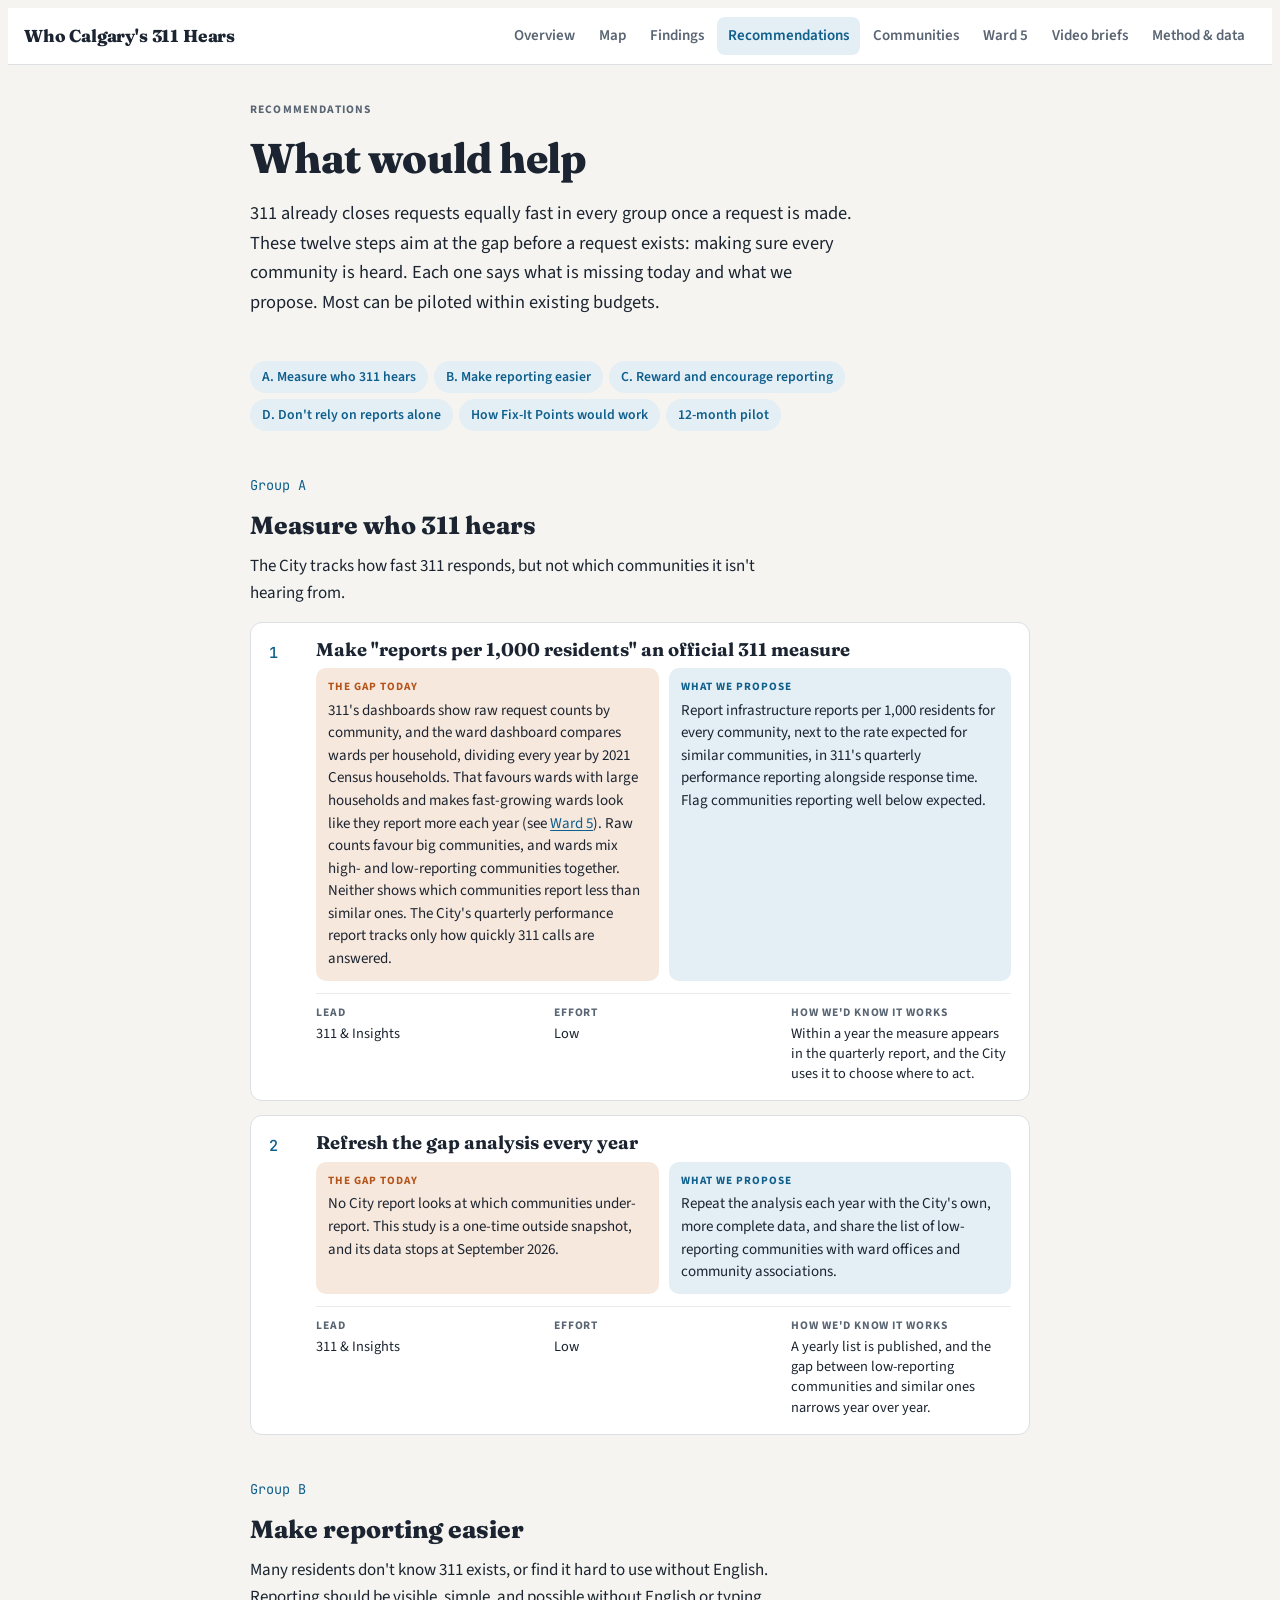
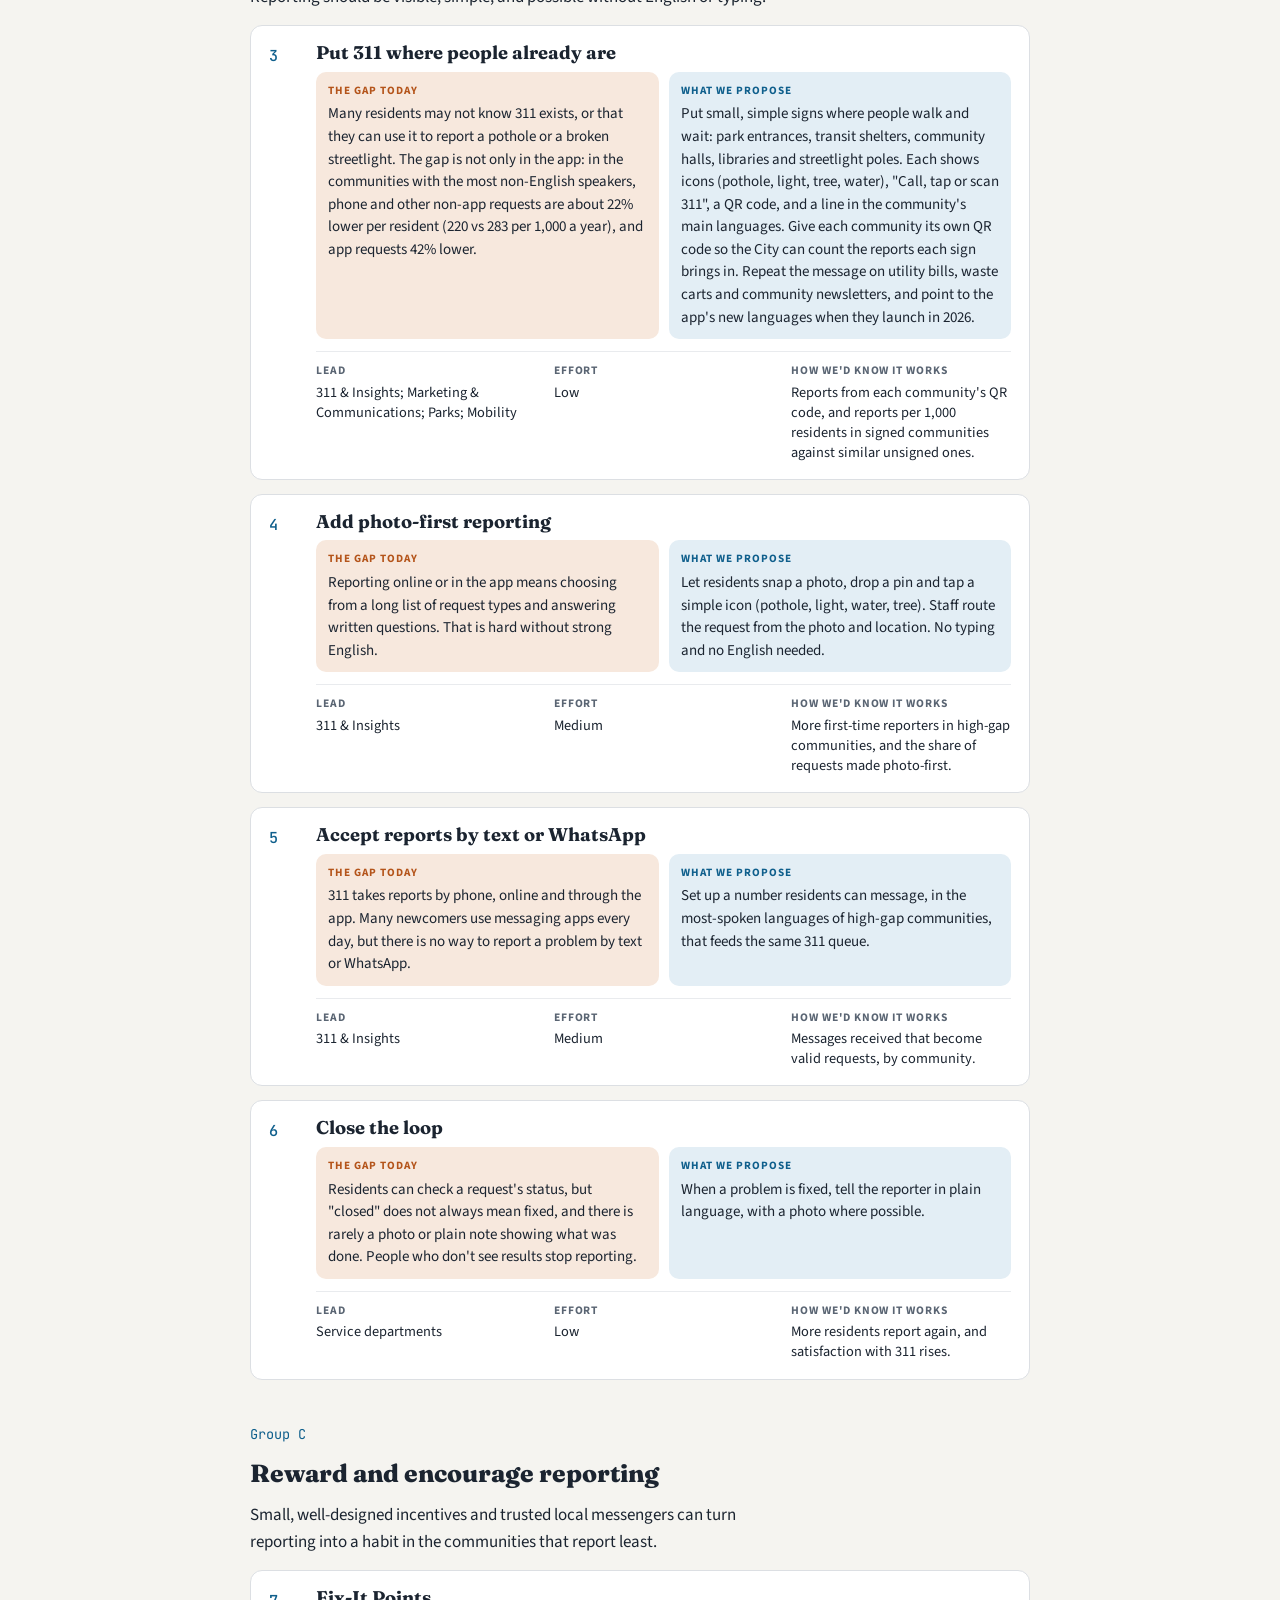
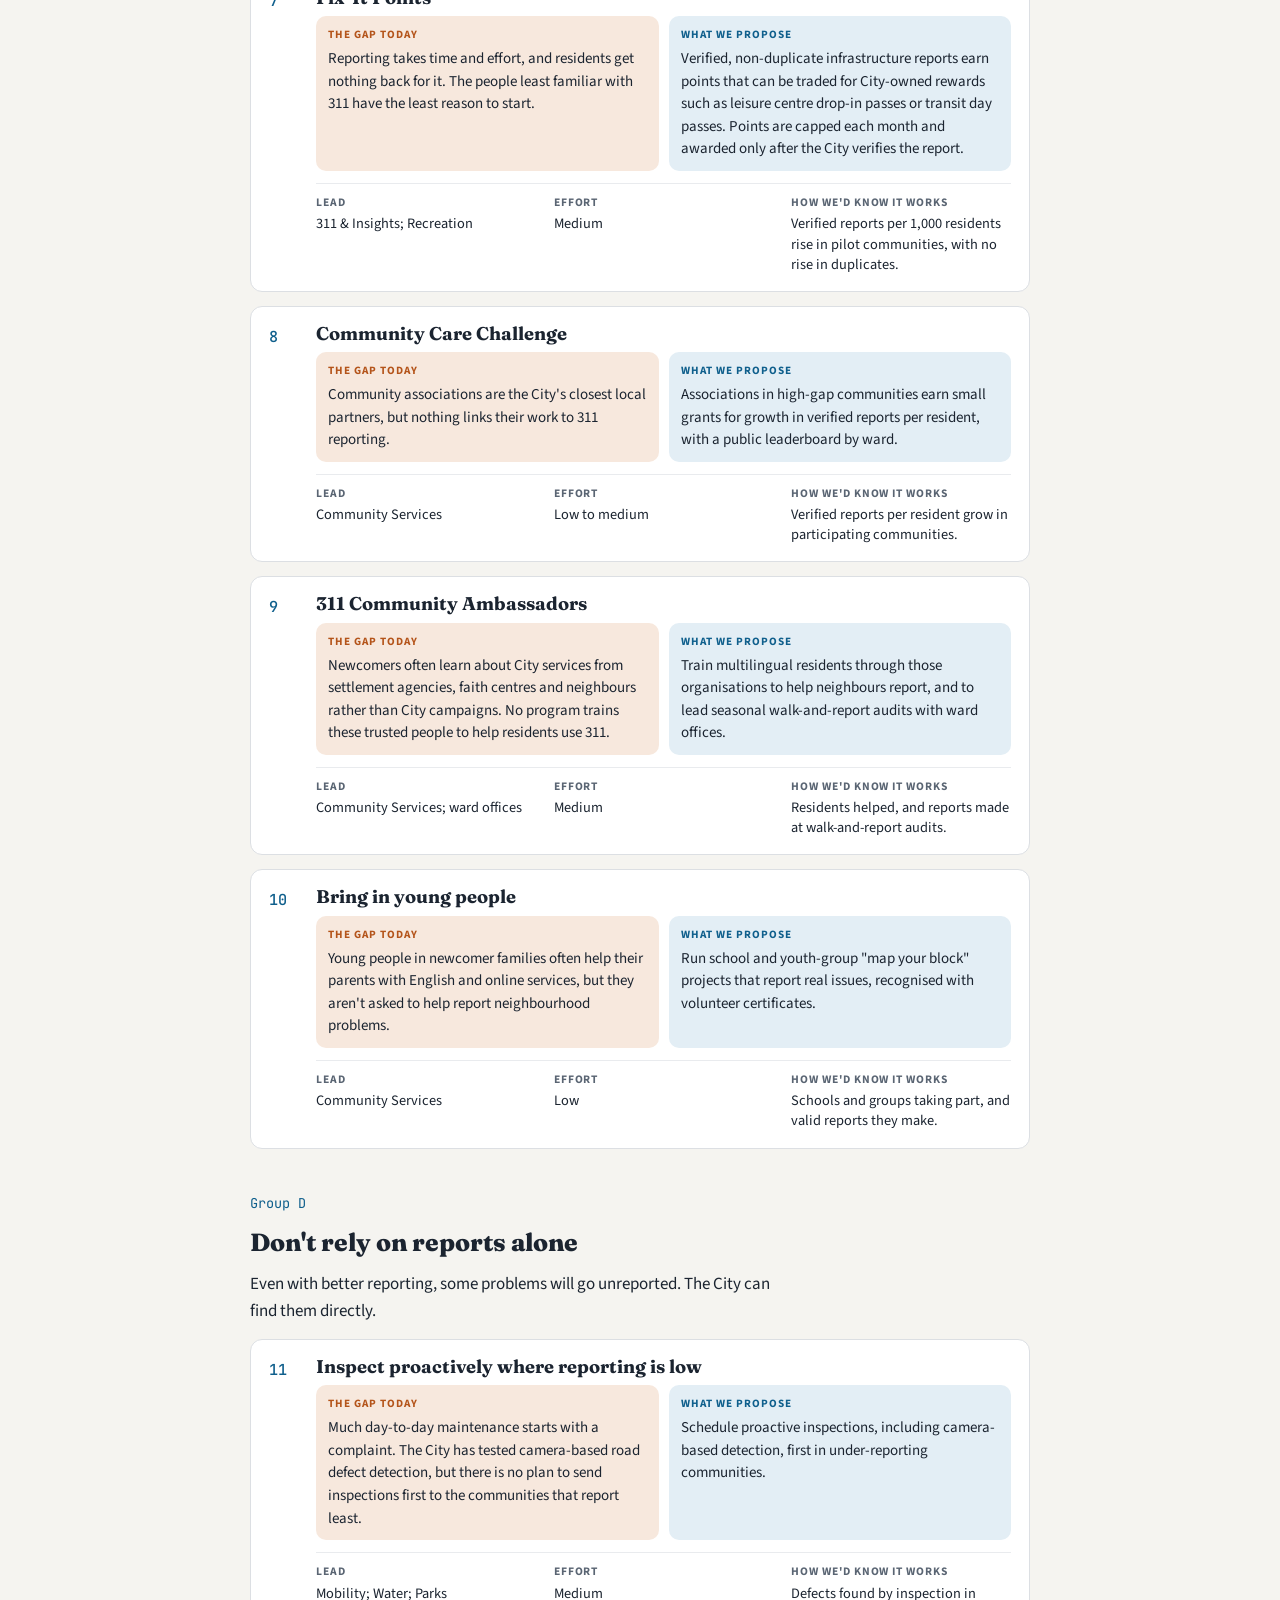
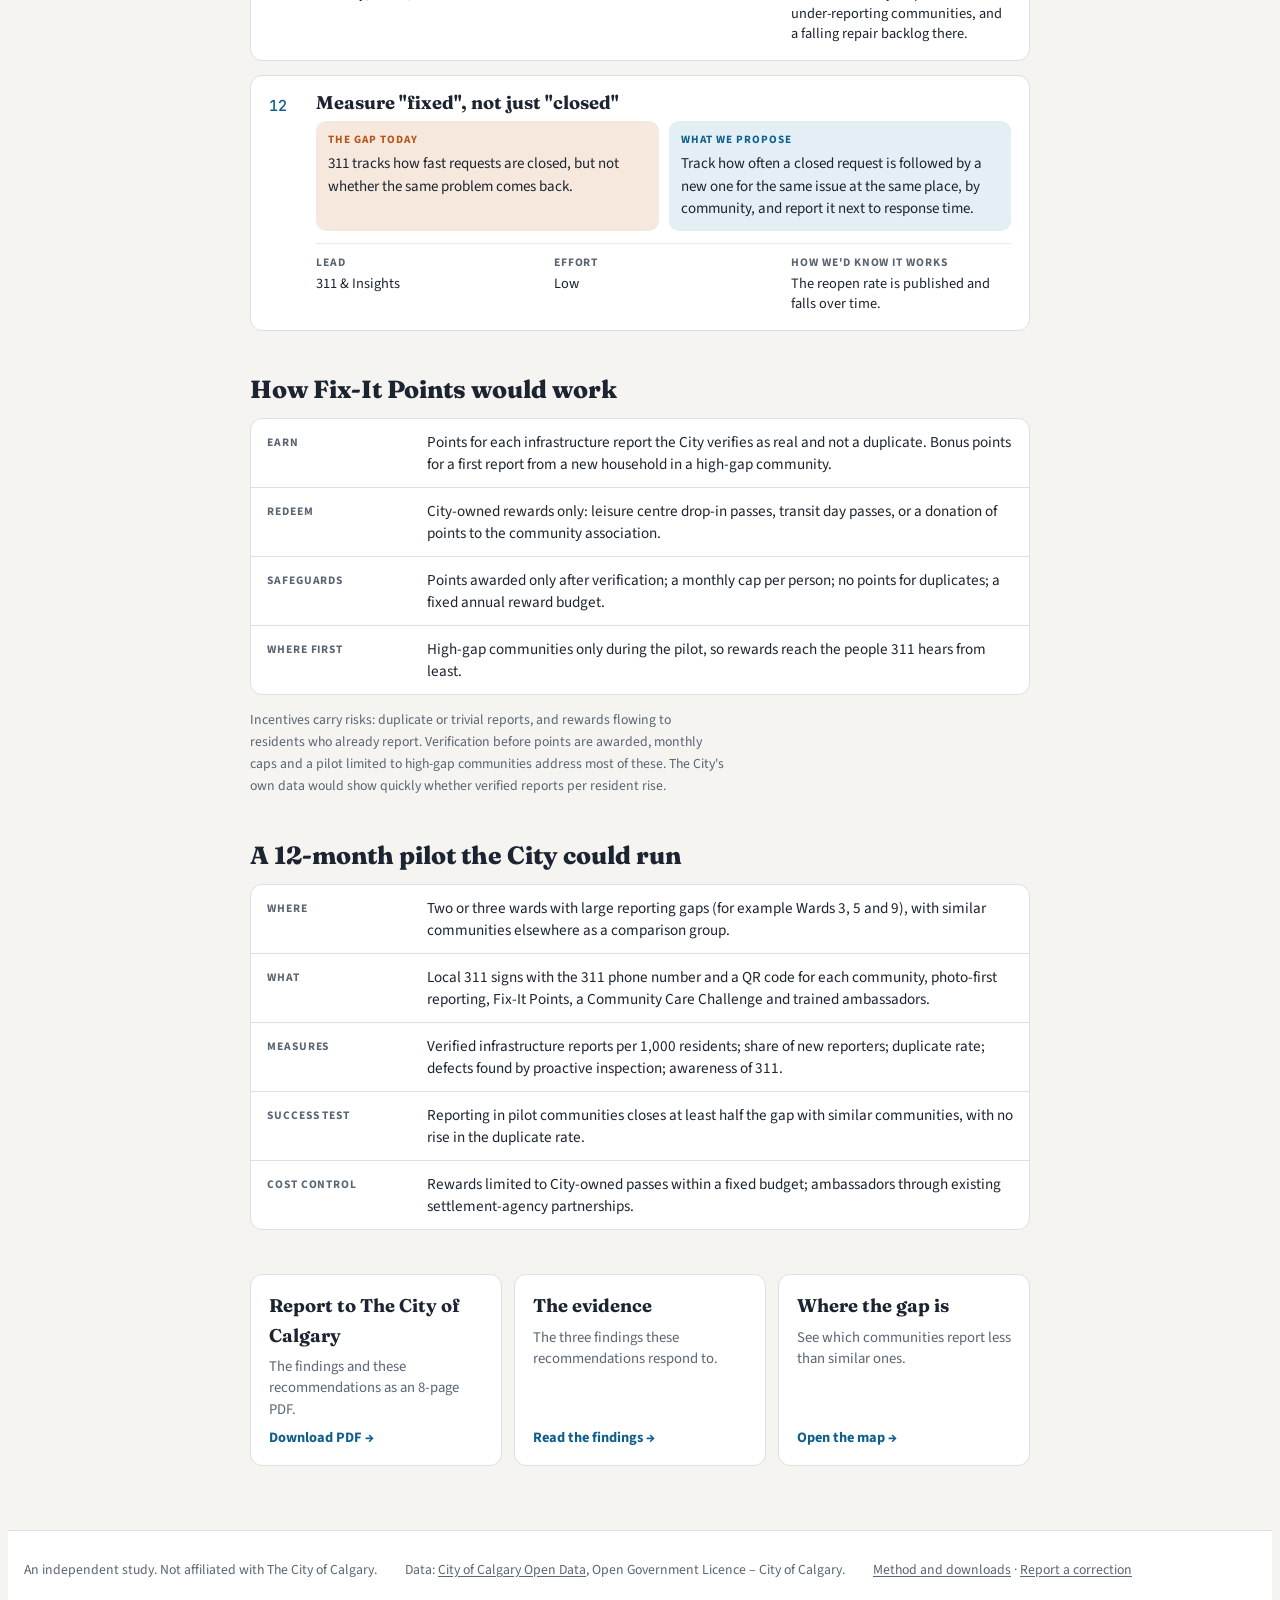
<file: recommendations.html>
<!doctype html>
<html lang="en-CA">
<head>
<meta charset="utf-8">
<meta name="viewport" content="width=device-width, initial-scale=1, viewport-fit=cover">
<title>Recommendations · Who Calgary's 311 Hears</title>
<meta name="description" content="Twelve recommendations for Calgary 311: measure who it hears, make reporting easier, reward reporting with Fix-It Points, and inspect where reporting is low.">
<meta property="og:title" content="Recommendations · Who Calgary's 311 Hears">
<meta property="og:description" content="Twelve recommendations for Calgary 311: measure who it hears, make reporting easier, reward reporting with Fix-It Points, and inspect where reporting is low.">
<meta property="og:type" content="website">
<meta property="og:url" content="https://hassanaliarshad110.github.io/calgary-311/recommendations.html">
<meta property="og:image" content="https://hassanaliarshad110.github.io/calgary-311/assets/og.png">
<meta name="twitter:card" content="summary_large_image">
<link rel="icon" href="data:image/svg+xml,%3Csvg xmlns='http://www.w3.org/2000/svg' viewBox='0 0 64 64'%3E%3Crect width='64' height='64' rx='14' fill='%230f5f8c'/%3E%3Ctext x='32' y='42' font-family='Georgia,serif' font-size='26' font-weight='700' text-anchor='middle' fill='white'%3E311%3C/text%3E%3C/svg%3E">
<link rel="preconnect" href="https://fonts.googleapis.com"><link rel="preconnect" href="https://fonts.gstatic.com" crossorigin>
<link rel="stylesheet" href="https://fonts.googleapis.com/css2?family=Fraunces:opsz,wght@9..144,600;9..144,800&family=Source+Sans+3:ital,wght@0,400;0,600;0,700;1,400&family=JetBrains+Mono:wght@400;500&display=swap">
<link rel="stylesheet" href="assets/style.css?v=31fe4869">
</head>
<body>
<nav class="nav" aria-label="Site"><div class="in"><a class="brand" href="index.html">Who Calgary's 311 Hears</a><ul><li><a class="lk" href="index.html">Overview</a></li><li><a class="lk" href="map.html">Map</a></li><li><a class="lk" href="findings.html">Findings</a></li><li><a class="lk" href="recommendations.html" aria-current="page">Recommendations</a></li><li><a class="lk" href="communities.html">Communities</a></li><li><a class="lk" href="ward5.html">Ward 5</a></li><li><a class="lk" href="videos.html">Video briefs</a></li><li><a class="lk" href="method.html">Method & data</a></li></ul></div></nav>
<main>
<div class="wrap" style="margin-top:28px">
  <header style="padding-top:0"><span class="label">Recommendations</span><h1 style="font-size:clamp(1.8rem,5vw,2.6rem)">What would help</h1>
  <p class="lede">311 already closes requests equally fast in every group once a request is made. These twelve steps aim at the gap before a request exists: making sure every community is heard. Each one says what is missing today and what we propose. Most can be piloted within existing budgets.</p></header>
  <nav class="chiprow" aria-label="Recommendation groups"><a class="chipnav" href="#gA">A. Measure who 311 hears</a><a class="chipnav" href="#gB">B. Make reporting easier</a><a class="chipnav" href="#gC">C. Reward and encourage reporting</a><a class="chipnav" href="#gD">D. Don&#x27;t rely on reports alone</a><a class="chipnav" href="#points">How Fix-It Points would work</a><a class="chipnav" href="#pilot">12-month pilot</a></nav>
  <section class="stack" id="gA">
    <span class="fnum">Group A</span><h2>Measure who 311 hears</h2><p>The City tracks how fast 311 responds, but not which communities it isn&#x27;t hearing from.</p>
      <article class="rec" id="r1"><span class="recn">1</span><div class="recb"><h3>Make &quot;reports per 1,000 residents&quot; an official 311 measure</h3>
        <div class="gp"><div class="gap"><span class="tag">The gap today</span><p>311&#x27;s dashboards show raw request counts by community, and the ward dashboard compares wards per household, dividing every year by 2021 Census households. That favours wards with large households and makes fast-growing wards look like they report more each year (see <a href="ward5.html#city-dashboard">Ward 5</a>). Raw counts favour big communities, and wards mix high- and low-reporting communities together. Neither shows which communities report less than similar ones. The City&#x27;s quarterly performance report tracks only how quickly 311 calls are answered.</p></div><div class="prop"><span class="tag">What we propose</span><p>Report infrastructure reports per 1,000 residents for every community, next to the rate expected for similar communities, in 311&#x27;s quarterly performance reporting alongside response time. Flag communities reporting well below expected.</p></div></div>
        <dl class="recm"><div><dt>Lead</dt><dd>311 &amp; Insights</dd></div><div><dt>Effort</dt><dd>Low</dd></div><div><dt>How we'd know it works</dt><dd>Within a year the measure appears in the quarterly report, and the City uses it to choose where to act.</dd></div></dl></div></article>
      <article class="rec" id="r2"><span class="recn">2</span><div class="recb"><h3>Refresh the gap analysis every year</h3>
        <div class="gp"><div class="gap"><span class="tag">The gap today</span><p>No City report looks at which communities under-report. This study is a one-time outside snapshot, and its data stops at September 2026.</p></div><div class="prop"><span class="tag">What we propose</span><p>Repeat the analysis each year with the City&#x27;s own, more complete data, and share the list of low-reporting communities with ward offices and community associations.</p></div></div>
        <dl class="recm"><div><dt>Lead</dt><dd>311 &amp; Insights</dd></div><div><dt>Effort</dt><dd>Low</dd></div><div><dt>How we'd know it works</dt><dd>A yearly list is published, and the gap between low-reporting communities and similar ones narrows year over year.</dd></div></dl></div></article>
  </section>
  <section class="stack" id="gB">
    <span class="fnum">Group B</span><h2>Make reporting easier</h2><p>Many residents don&#x27;t know 311 exists, or find it hard to use without English. Reporting should be visible, simple, and possible without English or typing.</p>
      <article class="rec" id="r3"><span class="recn">3</span><div class="recb"><h3>Put 311 where people already are</h3>
        <div class="gp"><div class="gap"><span class="tag">The gap today</span><p>Many residents may not know 311 exists, or that they can use it to report a pothole or a broken streetlight. The gap is not only in the app: in the communities with the most non-English speakers, phone and other non-app requests are about 22% lower per resident (220 vs 283 per 1,000 a year), and app requests 42% lower.</p></div><div class="prop"><span class="tag">What we propose</span><p>Put small, simple signs where people walk and wait: park entrances, transit shelters, community halls, libraries and streetlight poles. Each shows icons (pothole, light, tree, water), &quot;Call, tap or scan 311&quot;, a QR code, and a line in the community&#x27;s main languages. Give each community its own QR code so the City can count the reports each sign brings in. Repeat the message on utility bills, waste carts and community newsletters, and point to the app&#x27;s new languages when they launch in 2026.</p></div></div>
        <dl class="recm"><div><dt>Lead</dt><dd>311 &amp; Insights; Marketing &amp; Communications; Parks; Mobility</dd></div><div><dt>Effort</dt><dd>Low</dd></div><div><dt>How we'd know it works</dt><dd>Reports from each community&#x27;s QR code, and reports per 1,000 residents in signed communities against similar unsigned ones.</dd></div></dl></div></article>
      <article class="rec" id="r4"><span class="recn">4</span><div class="recb"><h3>Add photo-first reporting</h3>
        <div class="gp"><div class="gap"><span class="tag">The gap today</span><p>Reporting online or in the app means choosing from a long list of request types and answering written questions. That is hard without strong English.</p></div><div class="prop"><span class="tag">What we propose</span><p>Let residents snap a photo, drop a pin and tap a simple icon (pothole, light, water, tree). Staff route the request from the photo and location. No typing and no English needed.</p></div></div>
        <dl class="recm"><div><dt>Lead</dt><dd>311 &amp; Insights</dd></div><div><dt>Effort</dt><dd>Medium</dd></div><div><dt>How we'd know it works</dt><dd>More first-time reporters in high-gap communities, and the share of requests made photo-first.</dd></div></dl></div></article>
      <article class="rec" id="r5"><span class="recn">5</span><div class="recb"><h3>Accept reports by text or WhatsApp</h3>
        <div class="gp"><div class="gap"><span class="tag">The gap today</span><p>311 takes reports by phone, online and through the app. Many newcomers use messaging apps every day, but there is no way to report a problem by text or WhatsApp.</p></div><div class="prop"><span class="tag">What we propose</span><p>Set up a number residents can message, in the most-spoken languages of high-gap communities, that feeds the same 311 queue.</p></div></div>
        <dl class="recm"><div><dt>Lead</dt><dd>311 &amp; Insights</dd></div><div><dt>Effort</dt><dd>Medium</dd></div><div><dt>How we'd know it works</dt><dd>Messages received that become valid requests, by community.</dd></div></dl></div></article>
      <article class="rec" id="r6"><span class="recn">6</span><div class="recb"><h3>Close the loop</h3>
        <div class="gp"><div class="gap"><span class="tag">The gap today</span><p>Residents can check a request&#x27;s status, but &quot;closed&quot; does not always mean fixed, and there is rarely a photo or plain note showing what was done. People who don&#x27;t see results stop reporting.</p></div><div class="prop"><span class="tag">What we propose</span><p>When a problem is fixed, tell the reporter in plain language, with a photo where possible.</p></div></div>
        <dl class="recm"><div><dt>Lead</dt><dd>Service departments</dd></div><div><dt>Effort</dt><dd>Low</dd></div><div><dt>How we'd know it works</dt><dd>More residents report again, and satisfaction with 311 rises.</dd></div></dl></div></article>
  </section>
  <section class="stack" id="gC">
    <span class="fnum">Group C</span><h2>Reward and encourage reporting</h2><p>Small, well-designed incentives and trusted local messengers can turn reporting into a habit in the communities that report least.</p>
      <article class="rec" id="r7"><span class="recn">7</span><div class="recb"><h3>Fix-It Points</h3>
        <div class="gp"><div class="gap"><span class="tag">The gap today</span><p>Reporting takes time and effort, and residents get nothing back for it. The people least familiar with 311 have the least reason to start.</p></div><div class="prop"><span class="tag">What we propose</span><p>Verified, non-duplicate infrastructure reports earn points that can be traded for City-owned rewards such as leisure centre drop-in passes or transit day passes. Points are capped each month and awarded only after the City verifies the report.</p></div></div>
        <dl class="recm"><div><dt>Lead</dt><dd>311 &amp; Insights; Recreation</dd></div><div><dt>Effort</dt><dd>Medium</dd></div><div><dt>How we'd know it works</dt><dd>Verified reports per 1,000 residents rise in pilot communities, with no rise in duplicates.</dd></div></dl></div></article>
      <article class="rec" id="r8"><span class="recn">8</span><div class="recb"><h3>Community Care Challenge</h3>
        <div class="gp"><div class="gap"><span class="tag">The gap today</span><p>Community associations are the City&#x27;s closest local partners, but nothing links their work to 311 reporting.</p></div><div class="prop"><span class="tag">What we propose</span><p>Associations in high-gap communities earn small grants for growth in verified reports per resident, with a public leaderboard by ward.</p></div></div>
        <dl class="recm"><div><dt>Lead</dt><dd>Community Services</dd></div><div><dt>Effort</dt><dd>Low to medium</dd></div><div><dt>How we'd know it works</dt><dd>Verified reports per resident grow in participating communities.</dd></div></dl></div></article>
      <article class="rec" id="r9"><span class="recn">9</span><div class="recb"><h3>311 Community Ambassadors</h3>
        <div class="gp"><div class="gap"><span class="tag">The gap today</span><p>Newcomers often learn about City services from settlement agencies, faith centres and neighbours rather than City campaigns. No program trains these trusted people to help residents use 311.</p></div><div class="prop"><span class="tag">What we propose</span><p>Train multilingual residents through those organisations to help neighbours report, and to lead seasonal walk-and-report audits with ward offices.</p></div></div>
        <dl class="recm"><div><dt>Lead</dt><dd>Community Services; ward offices</dd></div><div><dt>Effort</dt><dd>Medium</dd></div><div><dt>How we'd know it works</dt><dd>Residents helped, and reports made at walk-and-report audits.</dd></div></dl></div></article>
      <article class="rec" id="r10"><span class="recn">10</span><div class="recb"><h3>Bring in young people</h3>
        <div class="gp"><div class="gap"><span class="tag">The gap today</span><p>Young people in newcomer families often help their parents with English and online services, but they aren&#x27;t asked to help report neighbourhood problems.</p></div><div class="prop"><span class="tag">What we propose</span><p>Run school and youth-group &quot;map your block&quot; projects that report real issues, recognised with volunteer certificates.</p></div></div>
        <dl class="recm"><div><dt>Lead</dt><dd>Community Services</dd></div><div><dt>Effort</dt><dd>Low</dd></div><div><dt>How we'd know it works</dt><dd>Schools and groups taking part, and valid reports they make.</dd></div></dl></div></article>
  </section>
  <section class="stack" id="gD">
    <span class="fnum">Group D</span><h2>Don&#x27;t rely on reports alone</h2><p>Even with better reporting, some problems will go unreported. The City can find them directly.</p>
      <article class="rec" id="r11"><span class="recn">11</span><div class="recb"><h3>Inspect proactively where reporting is low</h3>
        <div class="gp"><div class="gap"><span class="tag">The gap today</span><p>Much day-to-day maintenance starts with a complaint. The City has tested camera-based road defect detection, but there is no plan to send inspections first to the communities that report least.</p></div><div class="prop"><span class="tag">What we propose</span><p>Schedule proactive inspections, including camera-based detection, first in under-reporting communities.</p></div></div>
        <dl class="recm"><div><dt>Lead</dt><dd>Mobility; Water; Parks</dd></div><div><dt>Effort</dt><dd>Medium</dd></div><div><dt>How we'd know it works</dt><dd>Defects found by inspection in under-reporting communities, and a falling repair backlog there.</dd></div></dl></div></article>
      <article class="rec" id="r12"><span class="recn">12</span><div class="recb"><h3>Measure &quot;fixed&quot;, not just &quot;closed&quot;</h3>
        <div class="gp"><div class="gap"><span class="tag">The gap today</span><p>311 tracks how fast requests are closed, but not whether the same problem comes back.</p></div><div class="prop"><span class="tag">What we propose</span><p>Track how often a closed request is followed by a new one for the same issue at the same place, by community, and report it next to response time.</p></div></div>
        <dl class="recm"><div><dt>Lead</dt><dd>311 &amp; Insights</dd></div><div><dt>Effort</dt><dd>Low</dd></div><div><dt>How we'd know it works</dt><dd>The reopen rate is published and falls over time.</dd></div></dl></div></article>
  </section>
  <section class="stack" id="points">
    <h2>How Fix-It Points would work</h2>
    <dl class="kv"><div><dt>Earn</dt><dd>Points for each infrastructure report the City verifies as real and not a duplicate. Bonus points for a first report from a new household in a high-gap community.</dd></div><div><dt>Redeem</dt><dd>City-owned rewards only: leisure centre drop-in passes, transit day passes, or a donation of points to the community association.</dd></div><div><dt>Safeguards</dt><dd>Points awarded only after verification; a monthly cap per person; no points for duplicates; a fixed annual reward budget.</dd></div><div><dt>Where first</dt><dd>High-gap communities only during the pilot, so rewards reach the people 311 hears from least.</dd></div></dl>
    <p class="note">Incentives carry risks: duplicate or trivial reports, and rewards flowing to residents who already report. Verification before points are awarded, monthly caps and a pilot limited to high-gap communities address most of these. The City's own data would show quickly whether verified reports per resident rise.</p>
  </section>
  <section class="stack" id="pilot">
    <h2>A 12-month pilot the City could run</h2>
    <dl class="kv"><div><dt>Where</dt><dd>Two or three wards with large reporting gaps (for example Wards 3, 5 and 9), with similar communities elsewhere as a comparison group.</dd></div><div><dt>What</dt><dd>Local 311 signs with the 311 phone number and a QR code for each community, photo-first reporting, Fix-It Points, a Community Care Challenge and trained ambassadors.</dd></div><div><dt>Measures</dt><dd>Verified infrastructure reports per 1,000 residents; share of new reporters; duplicate rate; defects found by proactive inspection; awareness of 311.</dd></div><div><dt>Success test</dt><dd>Reporting in pilot communities closes at least half the gap with similar communities, with no rise in the duplicate rate.</dd></div><div><dt>Cost control</dt><dd>Rewards limited to City-owned passes within a fixed budget; ambassadors through existing settlement-agency partnerships.</dd></div></dl>
  </section>
  <section class="stack">
    <div class="cards">
      <a class="cardlink" href="downloads/Who-Calgarys-311-Hears_Report-to-the-City.pdf" download><b>Report to The City of Calgary</b><span>The findings and these recommendations as an 8-page PDF.</span><em>Download PDF →</em></a>
      <a class="cardlink" href="findings.html"><b>The evidence</b><span>The three findings these recommendations respond to.</span><em>Read the findings →</em></a>
      <a class="cardlink" href="map.html"><b>Where the gap is</b><span>See which communities report less than similar ones.</span><em>Open the map →</em></a>
    </div>
  </section>
</div>
</main>
<footer class="foot"><div class="in">
<span>An independent study. Not affiliated with The City of Calgary.</span>
<span>Data: <a href="https://data.calgary.ca/" target="_blank" rel="noopener">City of Calgary Open Data</a>, Open Government Licence – City of Calgary.</span>
<span><a href="method.html">Method and downloads</a> · <a href="https://github.com/hassanaliarshad110/calgary-311/issues" target="_blank" rel="noopener">Report a correction</a></span>
</div></footer>
<div class="toast" id="toast" role="status" hidden></div>
</body>
</html>
</file>
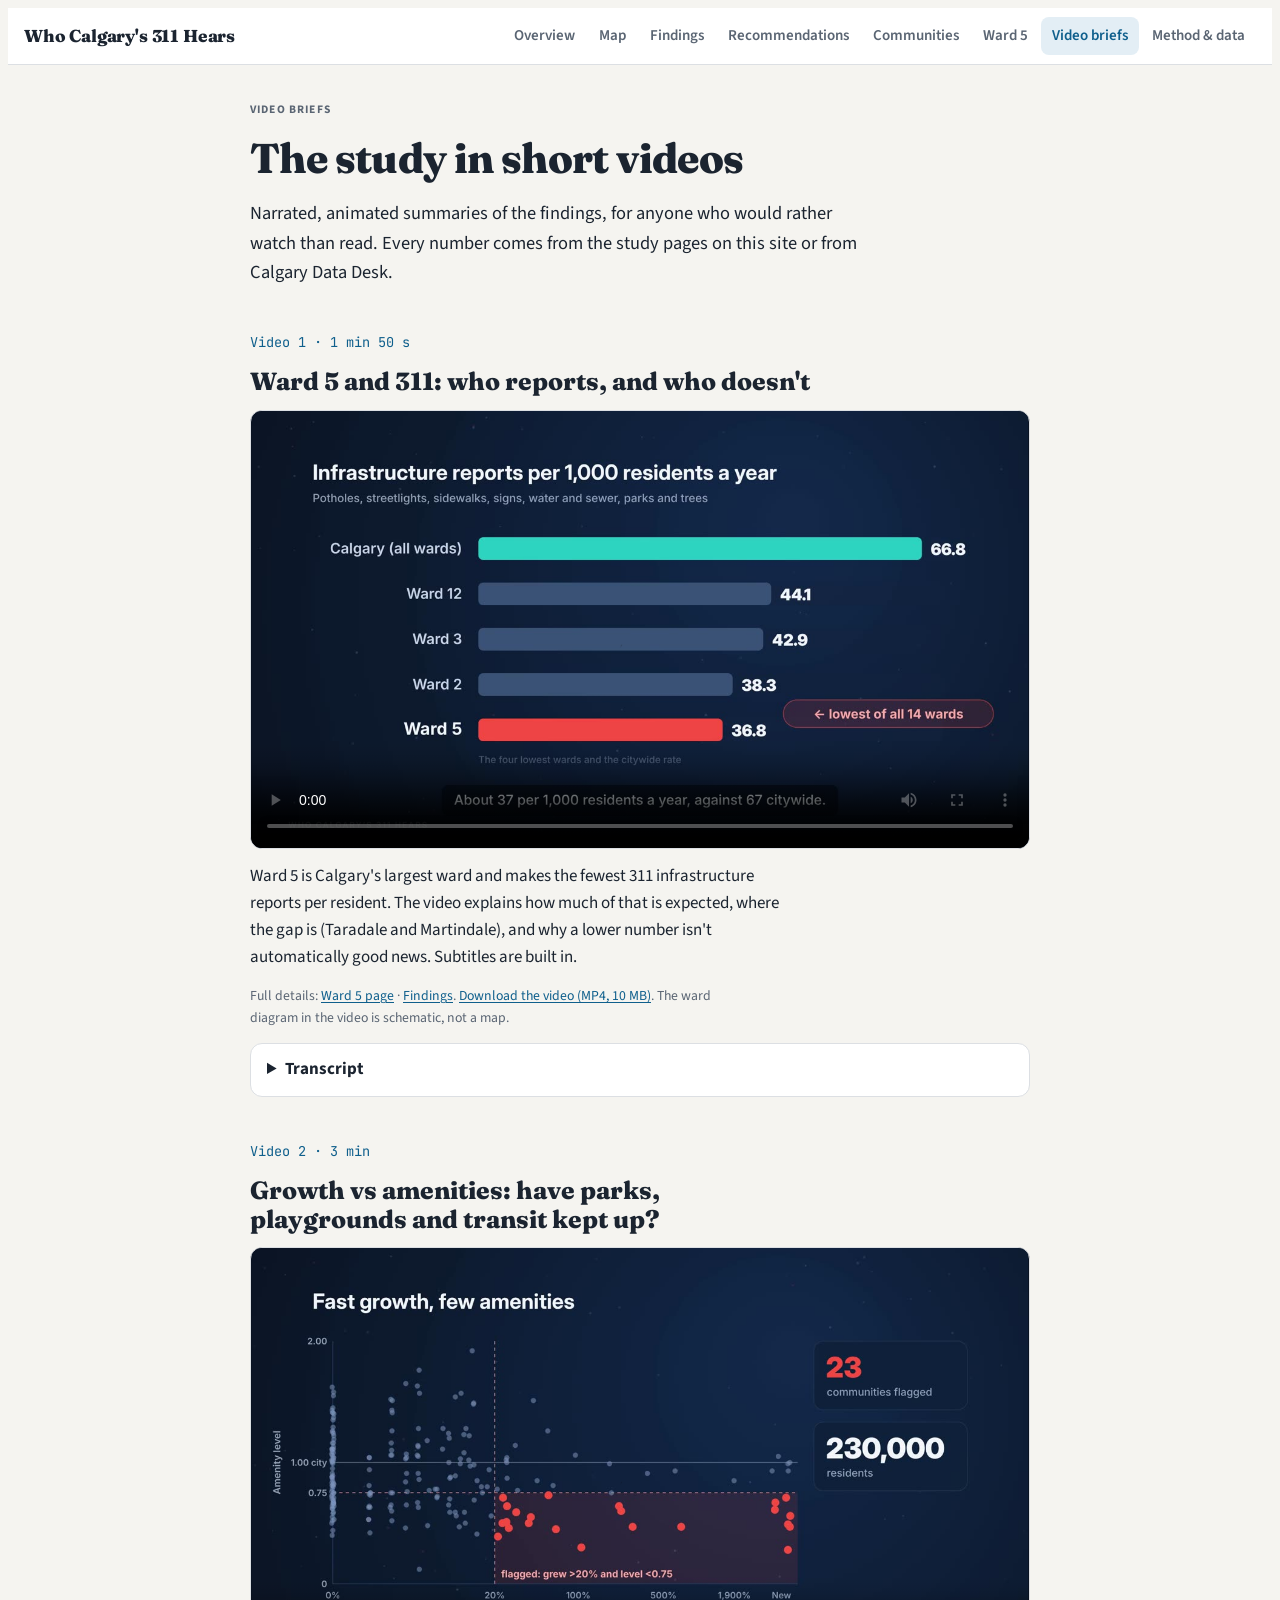
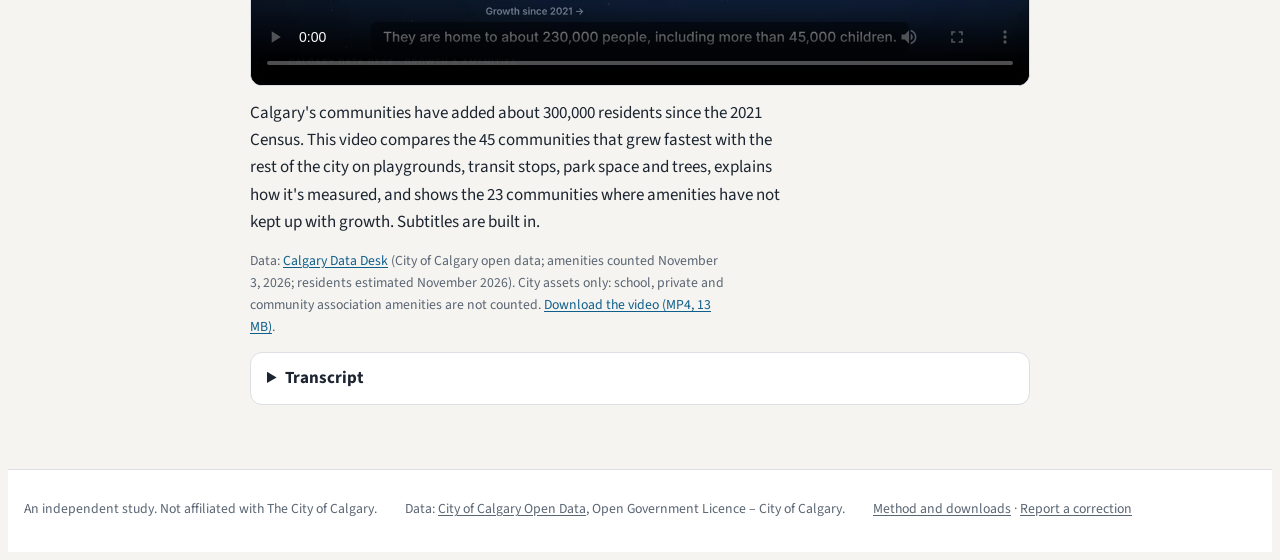
<file: videos.html>
<!doctype html>
<html lang="en-CA">
<head>
<meta charset="utf-8">
<meta name="viewport" content="width=device-width, initial-scale=1, viewport-fit=cover">
<title>Video briefs · Who Calgary's 311 Hears</title>
<meta name="description" content="Short narrated videos: Ward 5 and 311 reporting, and growth vs amenities across Calgary.">
<meta property="og:title" content="Video briefs · Who Calgary's 311 Hears">
<meta property="og:description" content="Short narrated videos: Ward 5 and 311 reporting, and growth vs amenities across Calgary.">
<meta property="og:type" content="website">
<meta property="og:url" content="https://hassanaliarshad110.github.io/calgary-311/videos.html">
<meta property="og:image" content="https://hassanaliarshad110.github.io/calgary-311/assets/og.png">
<meta name="twitter:card" content="summary_large_image">
<link rel="icon" href="data:image/svg+xml,%3Csvg xmlns='http://www.w3.org/2000/svg' viewBox='0 0 64 64'%3E%3Crect width='64' height='64' rx='14' fill='%230f5f8c'/%3E%3Ctext x='32' y='42' font-family='Georgia,serif' font-size='26' font-weight='700' text-anchor='middle' fill='white'%3E311%3C/text%3E%3C/svg%3E">
<link rel="preconnect" href="https://fonts.googleapis.com"><link rel="preconnect" href="https://fonts.gstatic.com" crossorigin>
<link rel="stylesheet" href="https://fonts.googleapis.com/css2?family=Fraunces:opsz,wght@9..144,600;9..144,800&family=Source+Sans+3:ital,wght@0,400;0,600;0,700;1,400&family=JetBrains+Mono:wght@400;500&display=swap">
<link rel="stylesheet" href="assets/style.css?v=31fe4869">
</head>
<body>
<nav class="nav" aria-label="Site"><div class="in"><a class="brand" href="index.html">Who Calgary's 311 Hears</a><ul><li><a class="lk" href="index.html">Overview</a></li><li><a class="lk" href="map.html">Map</a></li><li><a class="lk" href="findings.html">Findings</a></li><li><a class="lk" href="recommendations.html">Recommendations</a></li><li><a class="lk" href="communities.html">Communities</a></li><li><a class="lk" href="ward5.html">Ward 5</a></li><li><a class="lk" href="videos.html" aria-current="page">Video briefs</a></li><li><a class="lk" href="method.html">Method & data</a></li></ul></div></nav>
<main>
<div class="wrap" style="margin-top:28px">
  <header style="padding-top:0"><span class="label">Video briefs</span><h1 style="font-size:clamp(1.8rem,5vw,2.6rem)">The study in short videos</h1>
  <p class="lede">Narrated, animated summaries of the findings, for anyone who would rather watch than read. Every number comes from the study pages on this site or from Calgary Data Desk.</p></header>

  <section class="stack" id="ward5-311">
    <span class="fnum">Video 1 · 1 min 50 s</span><h2>Ward 5 and 311: who reports, and who doesn't</h2>
    <video controls preload="metadata" playsinline poster="assets/video/ward5-311.jpg" style="width:100%;height:auto;aspect-ratio:16/9;border-radius:12px;background:#0A1322;border:1px solid var(--line)">
      <source src="assets/video/ward5-311.mp4" type="video/mp4">
      Your browser can't play this video. <a href="assets/video/ward5-311.mp4">Download it (MP4, 10 MB)</a>.
    </video>
    <p>Ward 5 is Calgary's largest ward and makes the fewest 311 infrastructure reports per resident. The video explains how much of that is expected, where the gap is (Taradale and Martindale), and why a lower number isn't automatically good news. Subtitles are built in.</p>
    <p class="note">Full details: <a href="ward5.html">Ward 5 page</a> · <a href="findings.html">Findings</a>. <a href="assets/video/ward5-311.mp4" download>Download the video (MP4, 10 MB)</a>. The ward diagram in the video is schematic, not a map.</p>
    <details><summary>Transcript</summary><p>Calgary has one number for everything from potholes to broken streetlights: 311. But does every neighbourhood use it the same way?</p><p>Ward 5, in Calgary’s northeast, is the city’s largest ward. It’s home to about 134,000 people.</p><p>An independent study looked at more than 800,000 311 requests, across 195 communities, over two years.</p><p>Ward 5 makes the fewest infrastructure reports per resident of all 14 wards. About 37 per 1,000 residents a year, against 67 citywide.</p><p>Part of that is expected. Many Ward 5 communities are new, and new roads and pipes break less. But compared with similar communities, the ward still reports 8% less.</p><p>The gap is concentrated in two older communities. Taradale reports 32% less than similar communities, and Martindale 26% less. They also have the ward’s highest shares of residents who can’t hold a conversation in English.</p><p>The service itself is not the problem. Ward 5 requests are closed as fast as anywhere else. And residents who do report use the 311 app just as often as the rest of Calgary.</p><p>So a lower number isn’t automatically good news. It can mean problems are going unreported.</p><p>Explore every community’s numbers at Who Calgary’s 311 Hears. A study by Hassan Ali.</p></details>
  </section>

  <section class="stack" id="growth-amenities">
    <span class="fnum">Video 2 · 3 min</span><h2>Growth vs amenities: have parks, playgrounds and transit kept up?</h2>
    <video controls preload="metadata" playsinline poster="assets/video/growth-amenities.jpg" style="width:100%;height:auto;aspect-ratio:16/9;border-radius:12px;background:#0A1322;border:1px solid var(--line)">
      <source src="assets/video/growth-amenities.mp4" type="video/mp4">
      Your browser can't play this video. <a href="assets/video/growth-amenities.mp4">Download it (MP4, 13 MB)</a>.
    </video>
    <p>Calgary's communities have added about 300,000 residents since the 2021 Census. This video compares the 45 communities that grew fastest with the rest of the city on playgrounds, transit stops, park space and trees, explains how it's measured, and shows the 23 communities where amenities have not kept up with growth. Subtitles are built in.</p>
    <p class="note">Data: <a href="https://hassanaliarshad110.github.io/calgary-data-desk/" target="_blank" rel="noopener">Calgary Data Desk</a> (City of Calgary open data; amenities counted November 3, 2026; residents estimated November 2026). City assets only: school, private and community association amenities are not counted. <a href="assets/video/growth-amenities.mp4" download>Download the video (MP4, 13 MB)</a>.</p>
    <details><summary>Transcript</summary><p>Calgary is growing fast. Since the 2021 Census, its communities have added about 300,000 residents. But have parks, playgrounds and transit stops kept up?</p><p>Calgary Data Desk counts the City’s own amenities in every community, from playgrounds and park space to trees and transit stops, and compares each one with the city as a whole.</p><p>Here’s how it’s measured. Residents today come from the City’s own population estimate, shared out by where new homes were actually built since 2021, using the property assessment roll. Growth compares that with the 2021 Census. Each amenity is counted per 1,000 residents, and playgrounds per 1,000 children, then compared with the city as a whole. A community’s amenity level averages those comparisons: 1.00 is the city level, and no single amenity counts more than double. Libraries, recreation centres and park washrooms serve several communities, so they’re left out of a community’s level. A community is flagged when it grew more than 20%, or is new since 2021, and its amenity level is below 0.75.</p><p>45 communities grew by more than 20%, or didn’t exist in 2021. Together they added about 166,000 people. That’s more than half of the city’s growth.</p><p>Per resident, those growing communities have less. About 2.7 playgrounds per 1,000 children, against 4.6 in the rest of Calgary. Two transit stops per 1,000 residents, against nearly four. About a quarter less local park space, and more than a third fewer trees.</p><p>23 communities grew fast and sit below three-quarters of the city’s amenity level. They are home to about 230,000 people, including more than 45,000 children.</p><p>The largest are the Beltline, Saddle Ridge, Mahogany, Skyview Ranch and Sage Hill. The fastest growing, Belmont, went from about 800 residents in 2021 to about 6,500 today.</p><p>These counts include City assets only. School, private and community association amenities aren’t counted, and new communities often get parks and facilities in later phases.</p><p>Explore every community’s numbers on Calgary Data Desk.</p></details>
  </section>
</div>
</main>
<footer class="foot"><div class="in">
<span>An independent study. Not affiliated with The City of Calgary.</span>
<span>Data: <a href="https://data.calgary.ca/" target="_blank" rel="noopener">City of Calgary Open Data</a>, Open Government Licence – City of Calgary.</span>
<span><a href="method.html">Method and downloads</a> · <a href="https://github.com/hassanaliarshad110/calgary-311/issues" target="_blank" rel="noopener">Report a correction</a></span>
</div></footer>
<div class="toast" id="toast" role="status" hidden></div>
</body>
</html>
</file>
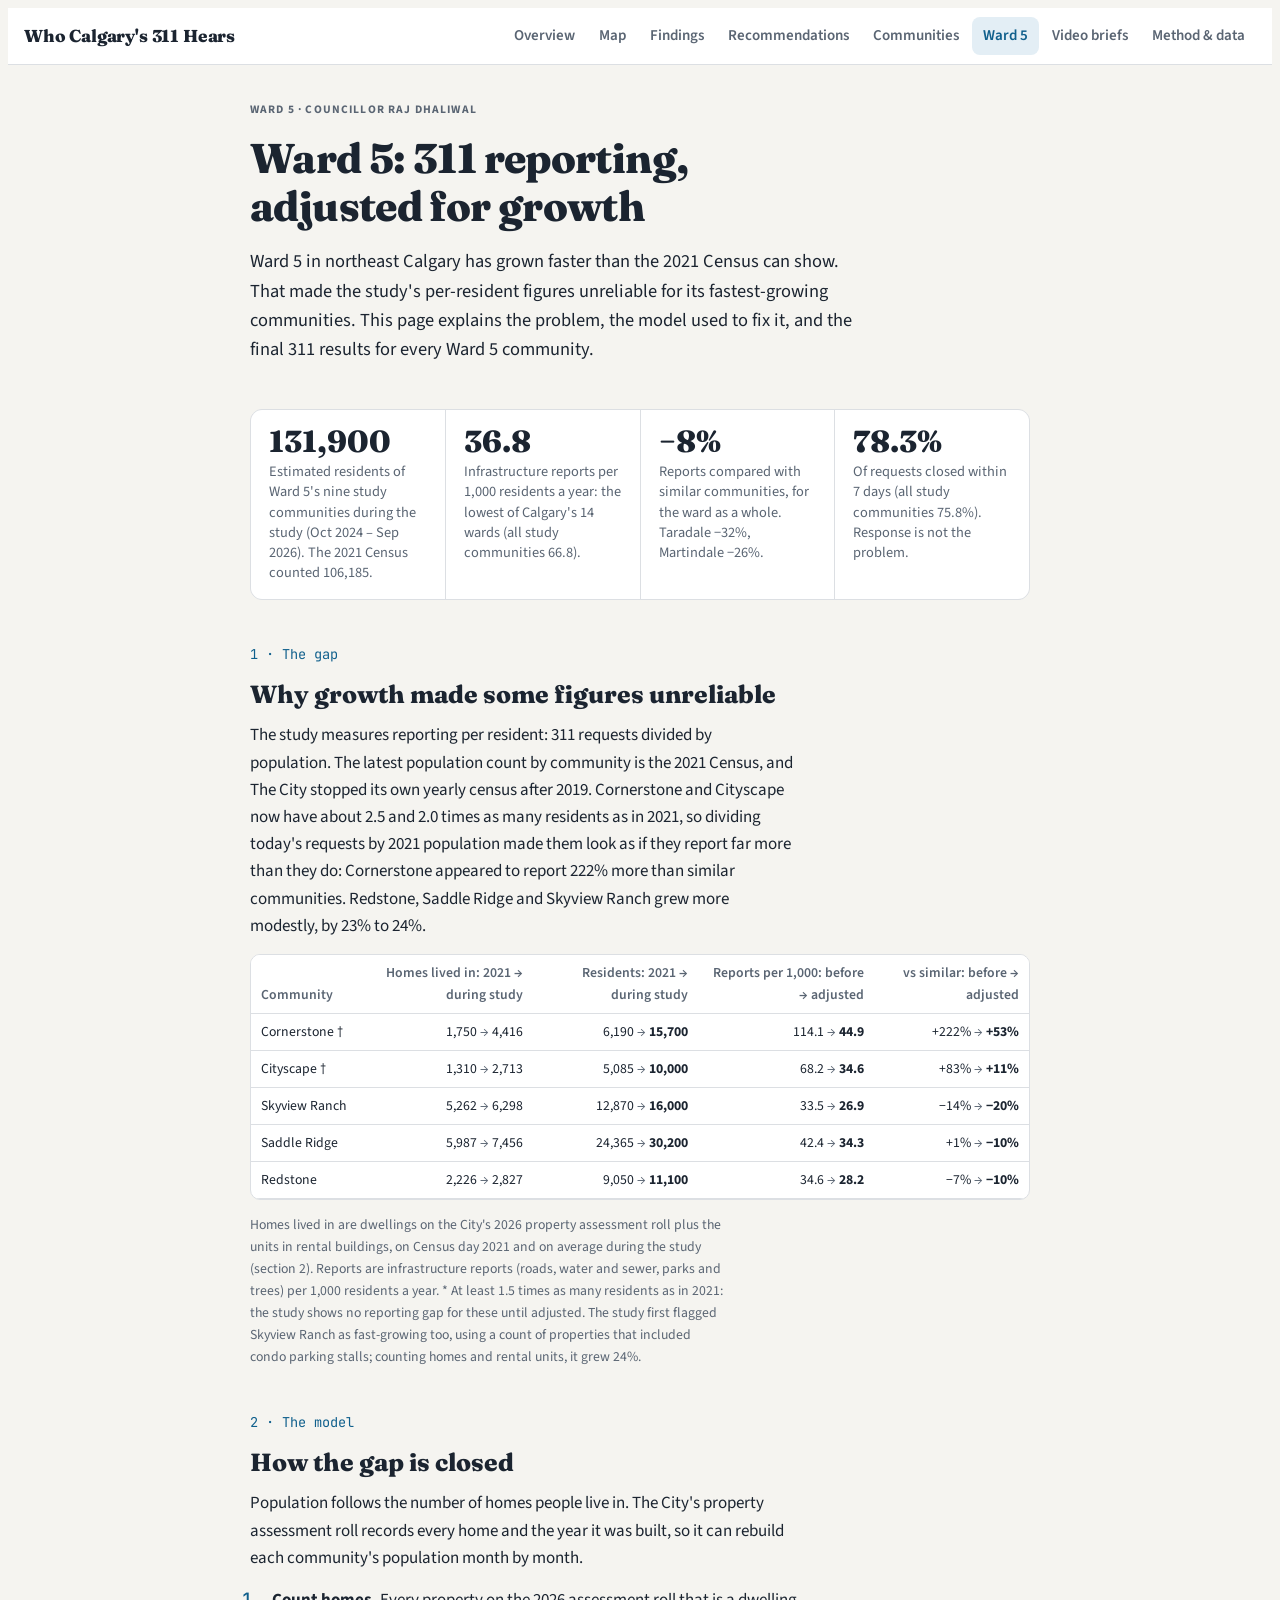
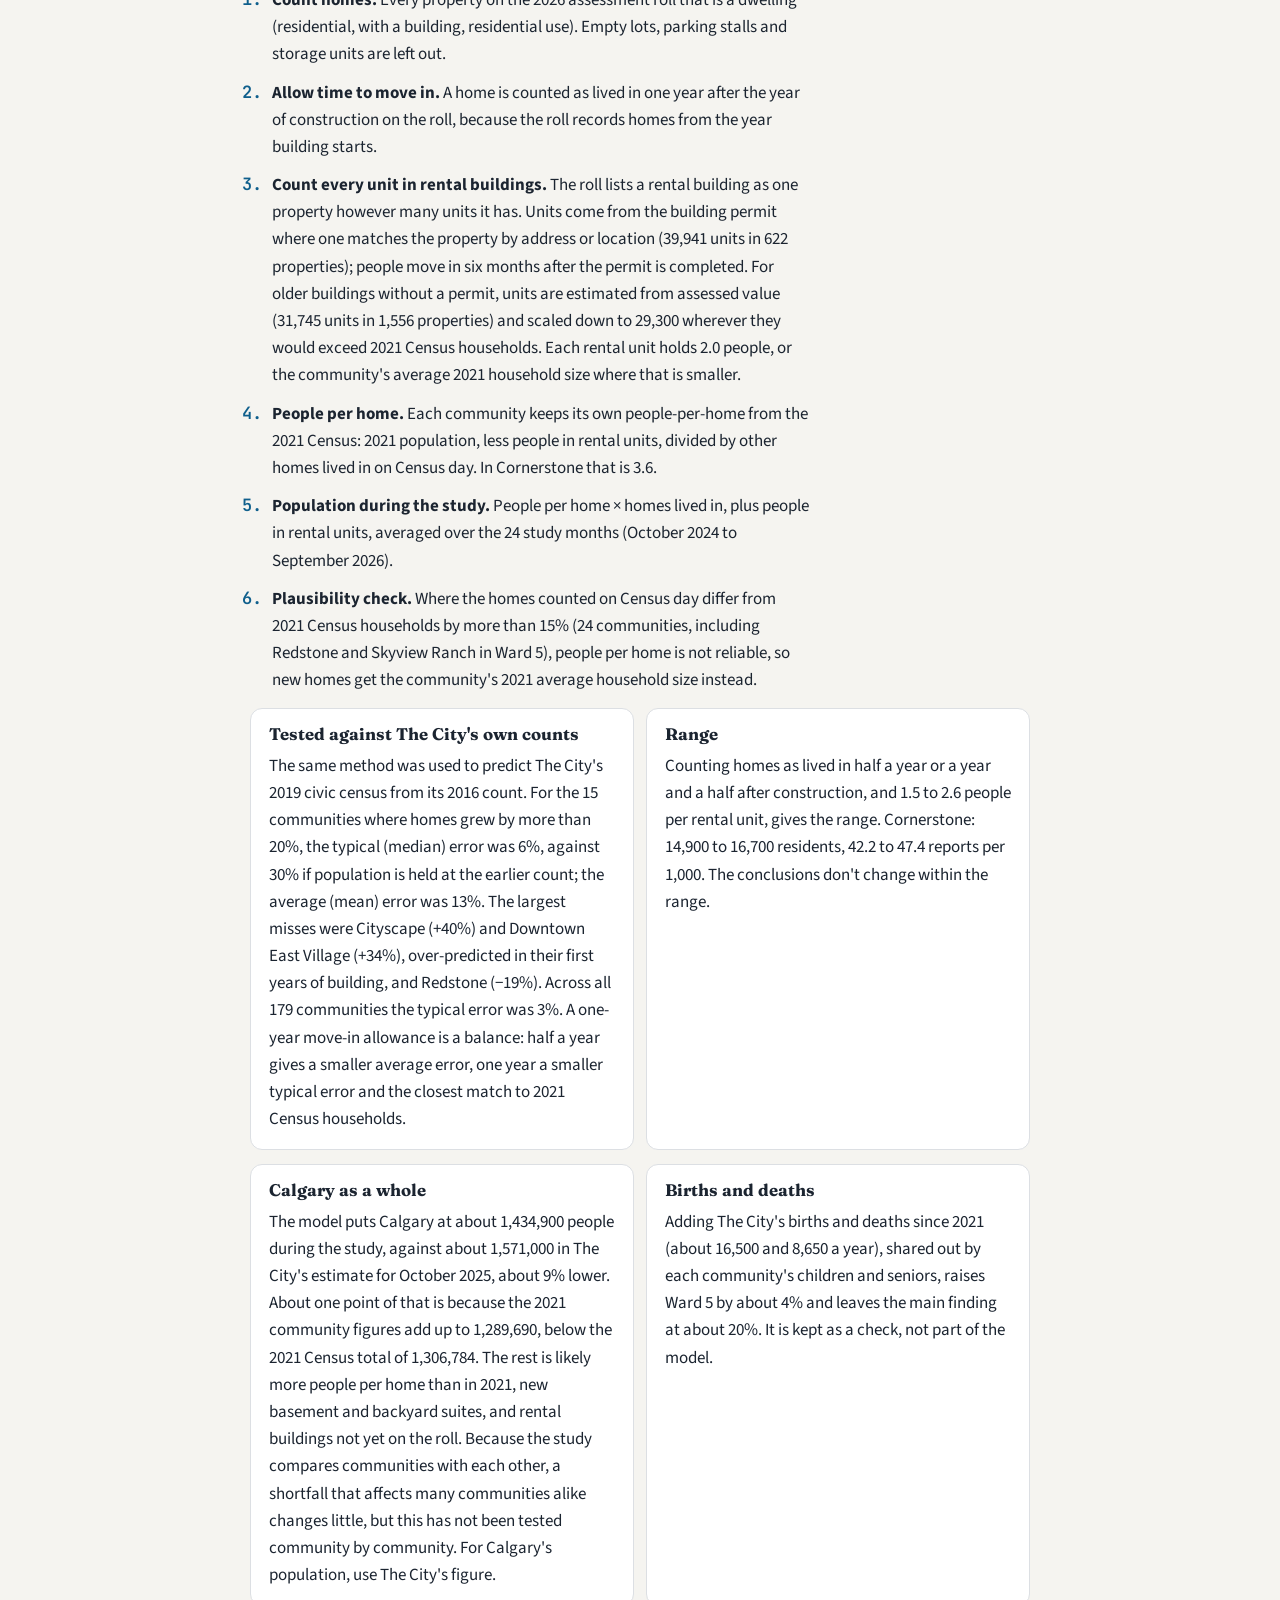
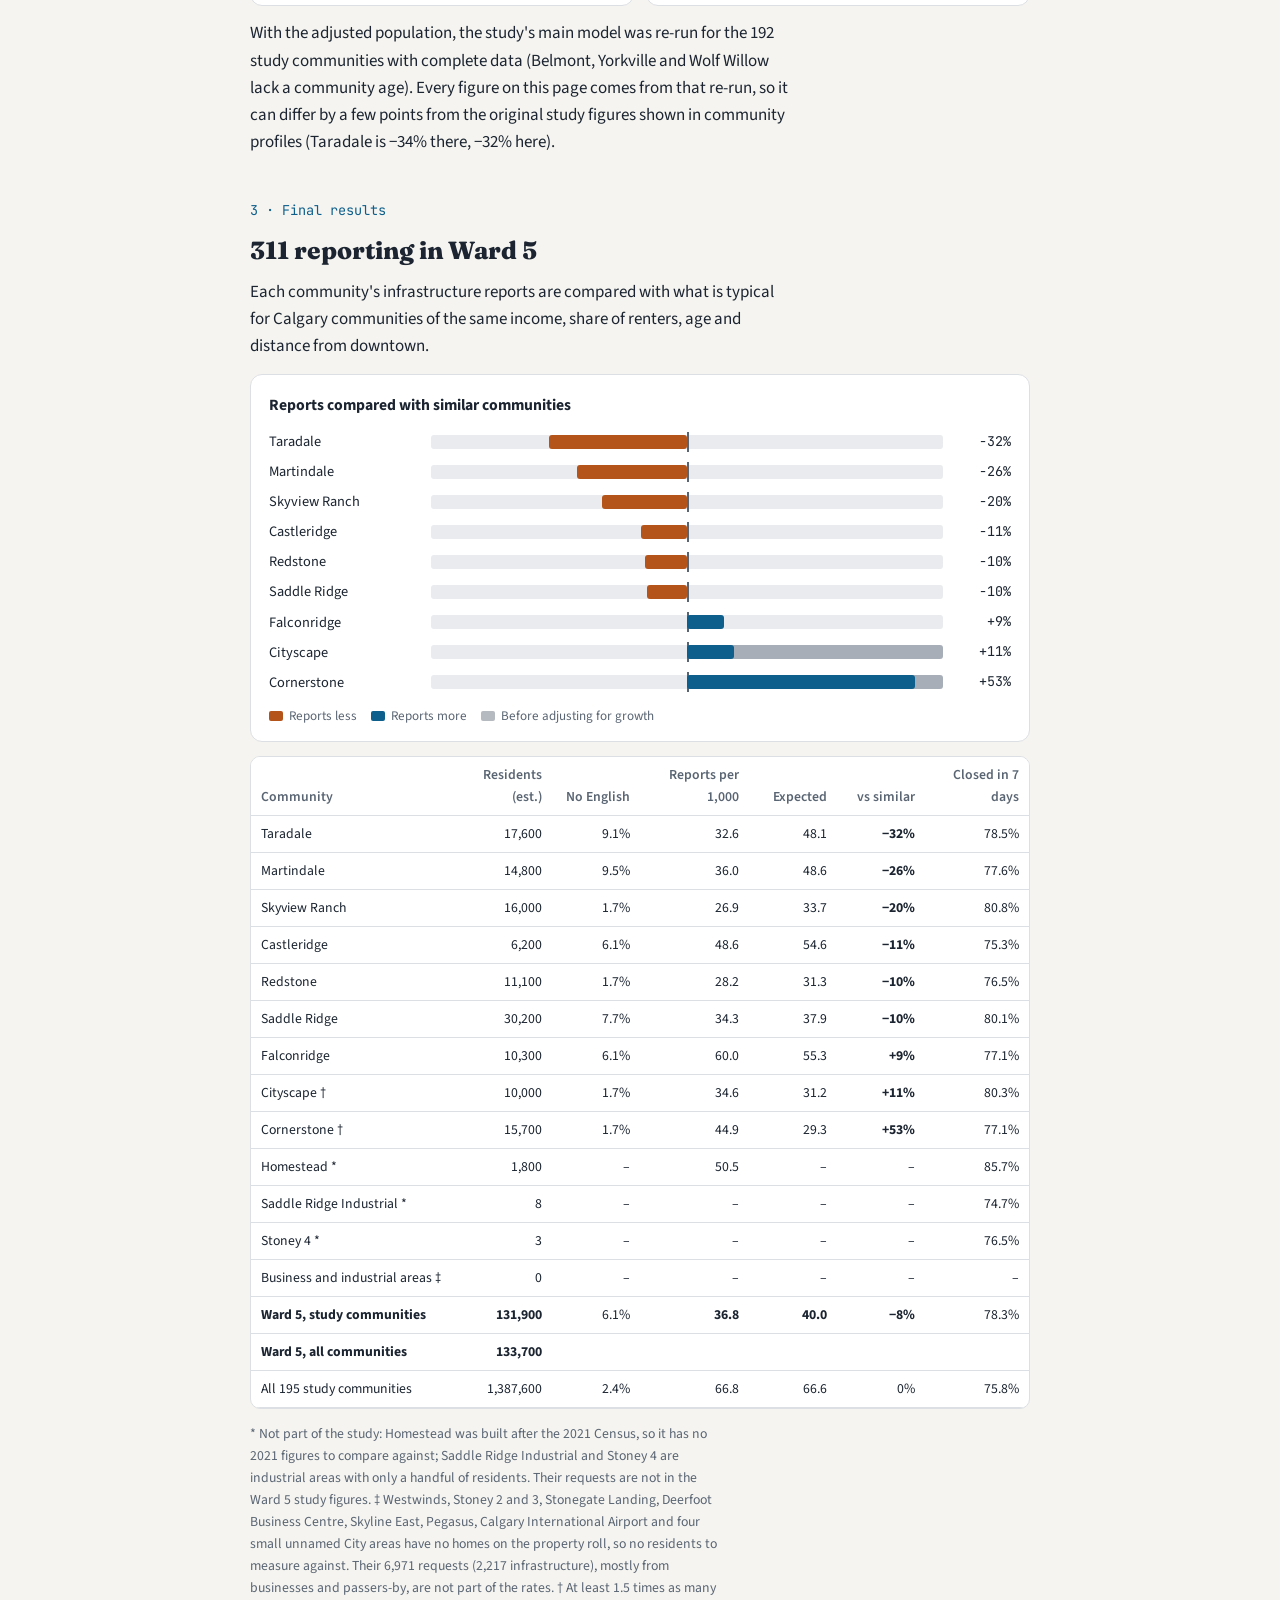
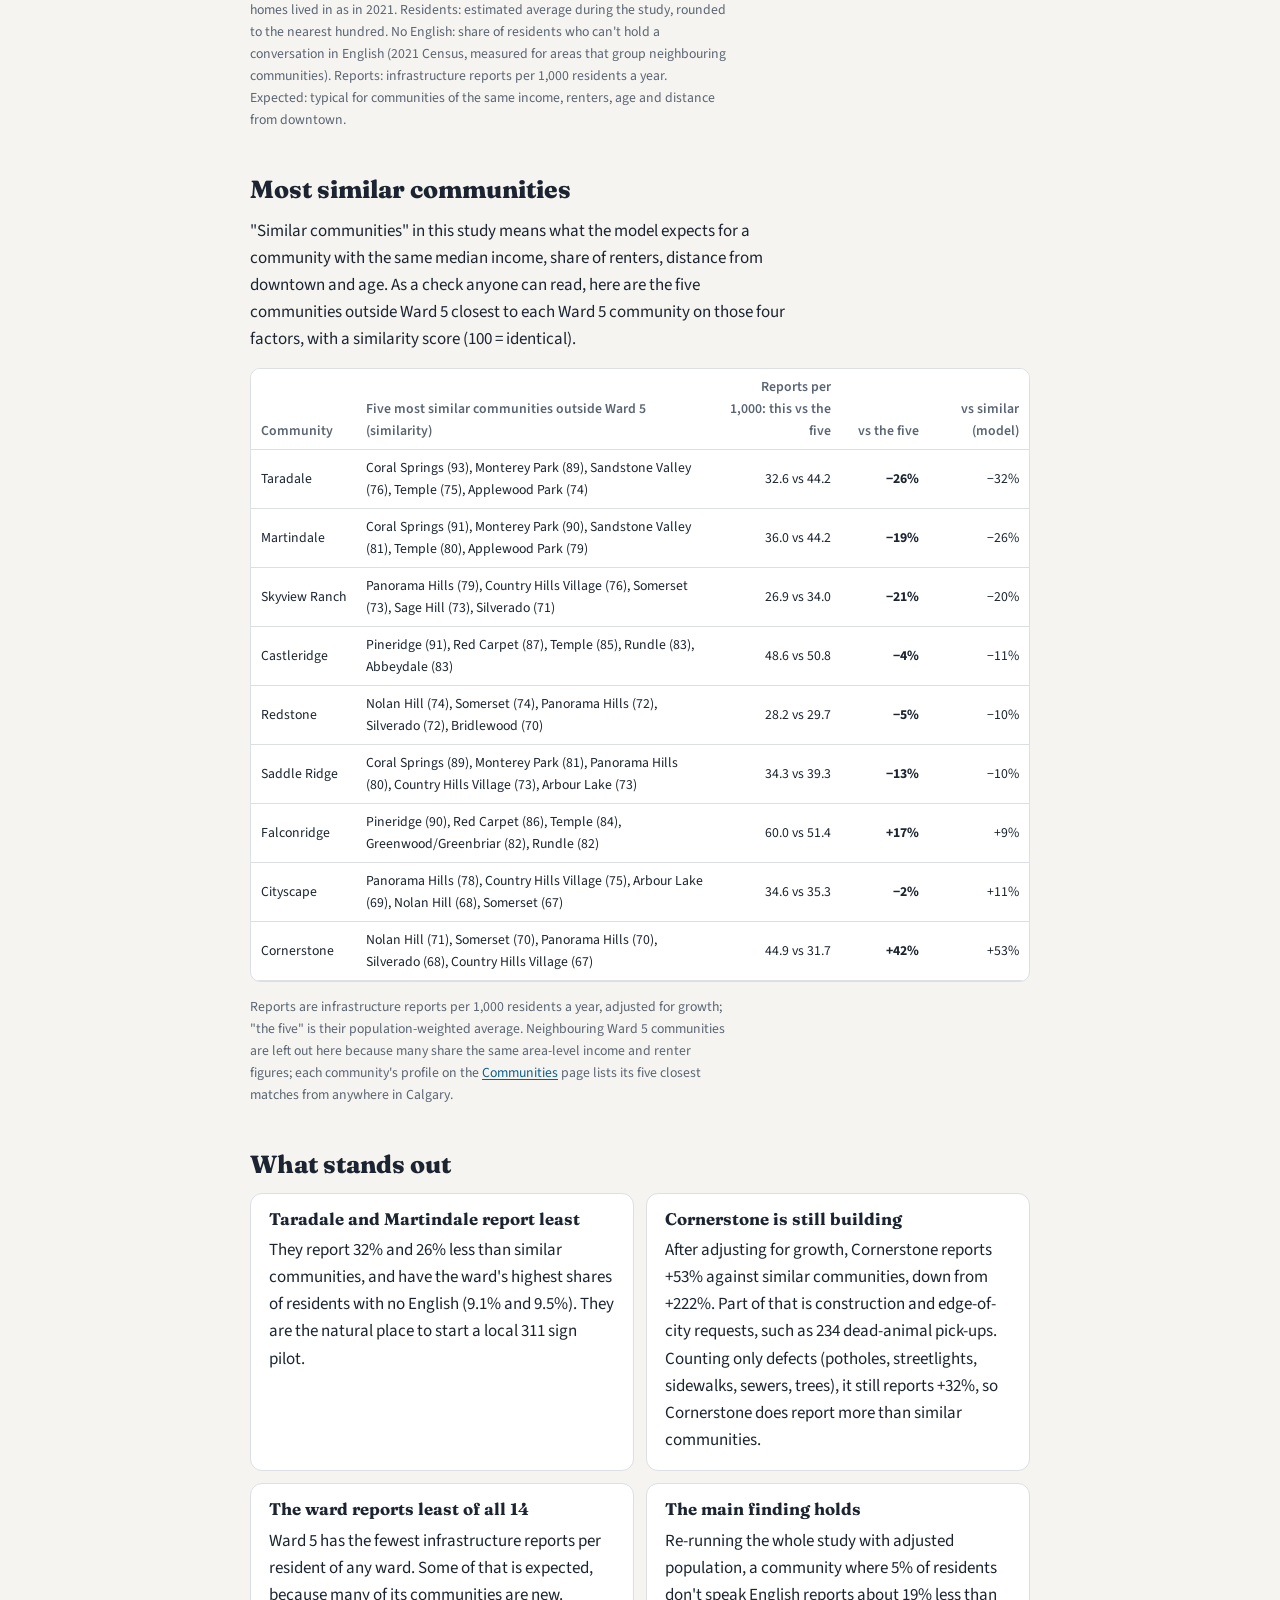
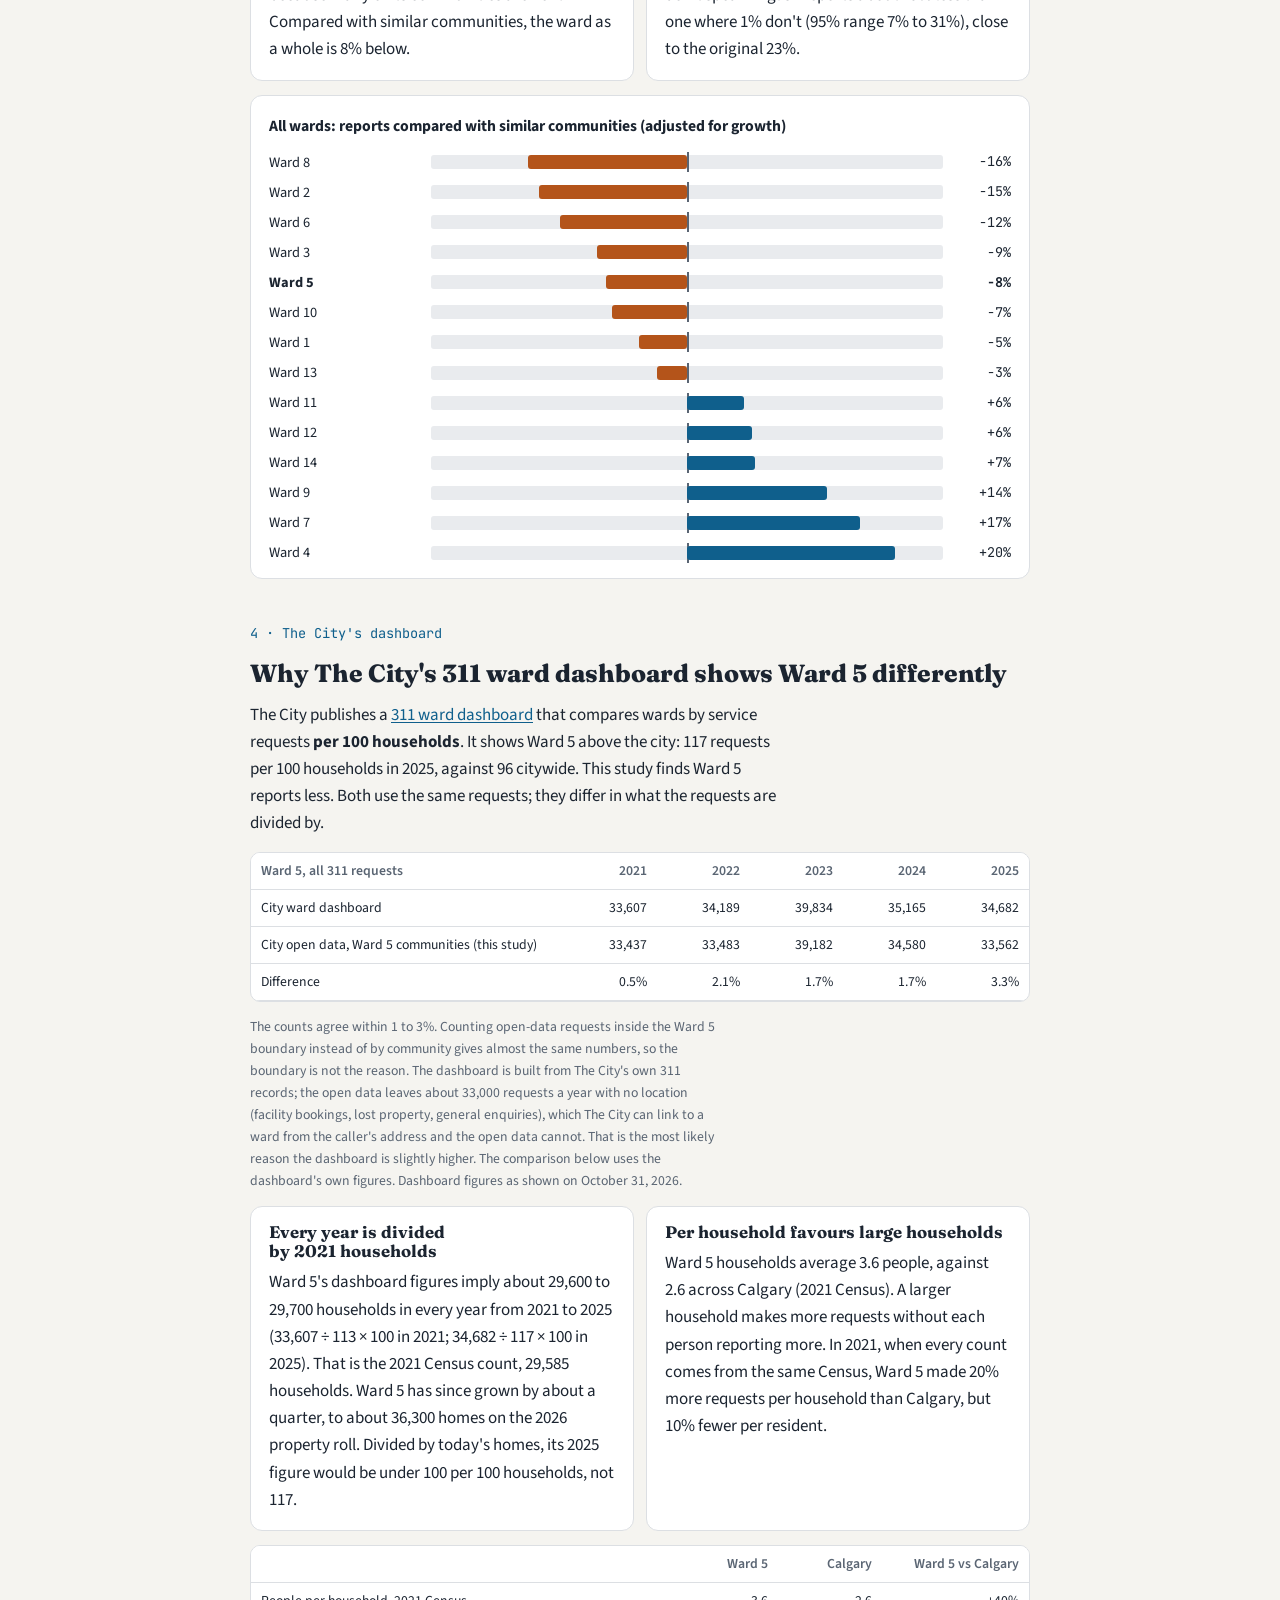
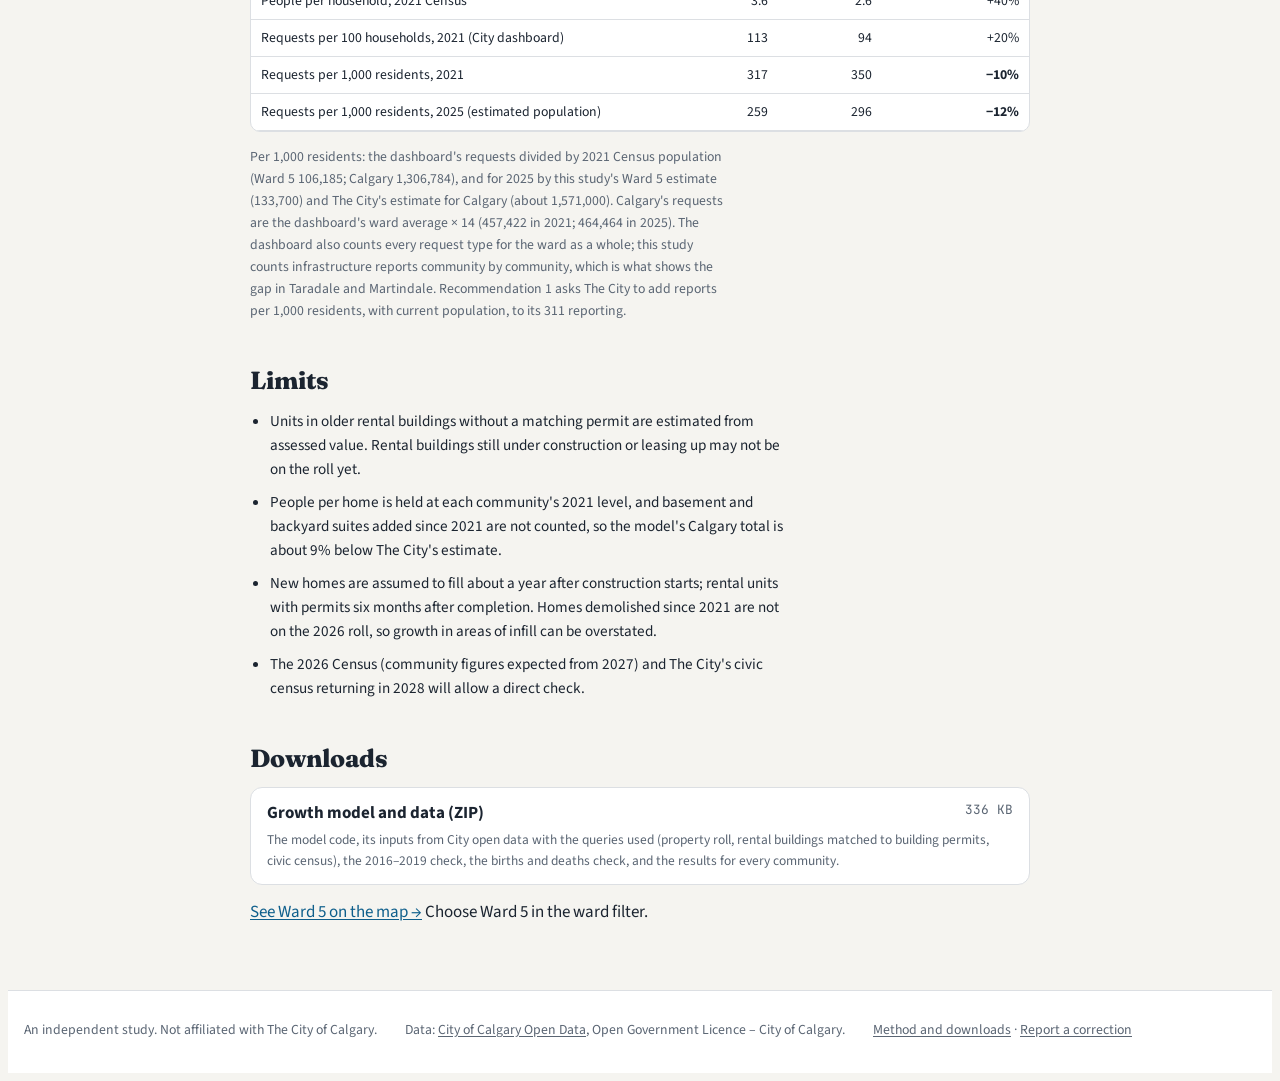
<file: ward5.html>
<!doctype html>
<html lang="en-CA">
<head>
<meta charset="utf-8">
<meta name="viewport" content="width=device-width, initial-scale=1, viewport-fit=cover">
<title>Ward 5 · Who Calgary's 311 Hears</title>
<meta name="description" content="Ward 5 in northeast Calgary has grown faster than the 2021 Census shows. A growth-adjusted look at 311 reporting in its nine communities.">
<meta property="og:title" content="Ward 5 · Who Calgary's 311 Hears">
<meta property="og:description" content="Ward 5 in northeast Calgary has grown faster than the 2021 Census shows. A growth-adjusted look at 311 reporting in its nine communities.">
<meta property="og:type" content="website">
<meta property="og:url" content="https://hassanaliarshad110.github.io/calgary-311/ward5.html">
<meta property="og:image" content="https://hassanaliarshad110.github.io/calgary-311/assets/og.png">
<meta name="twitter:card" content="summary_large_image">
<link rel="icon" href="data:image/svg+xml,%3Csvg xmlns='http://www.w3.org/2000/svg' viewBox='0 0 64 64'%3E%3Crect width='64' height='64' rx='14' fill='%230f5f8c'/%3E%3Ctext x='32' y='42' font-family='Georgia,serif' font-size='26' font-weight='700' text-anchor='middle' fill='white'%3E311%3C/text%3E%3C/svg%3E">
<link rel="preconnect" href="https://fonts.googleapis.com"><link rel="preconnect" href="https://fonts.gstatic.com" crossorigin>
<link rel="stylesheet" href="https://fonts.googleapis.com/css2?family=Fraunces:opsz,wght@9..144,600;9..144,800&family=Source+Sans+3:ital,wght@0,400;0,600;0,700;1,400&family=JetBrains+Mono:wght@400;500&display=swap">
<link rel="stylesheet" href="assets/style.css?v=31fe4869">
</head>
<body>
<nav class="nav" aria-label="Site"><div class="in"><a class="brand" href="index.html">Who Calgary's 311 Hears</a><ul><li><a class="lk" href="index.html">Overview</a></li><li><a class="lk" href="map.html">Map</a></li><li><a class="lk" href="findings.html">Findings</a></li><li><a class="lk" href="recommendations.html">Recommendations</a></li><li><a class="lk" href="communities.html">Communities</a></li><li><a class="lk" href="ward5.html" aria-current="page">Ward 5</a></li><li><a class="lk" href="videos.html">Video briefs</a></li><li><a class="lk" href="method.html">Method & data</a></li></ul></div></nav>
<main>
<div class="wrap w5" style="margin-top:28px">
  <header style="padding-top:0"><span class="label">Ward 5 · Councillor Raj Dhaliwal</span><h1 style="font-size:clamp(1.8rem,5vw,2.6rem)">Ward 5: 311 reporting, adjusted for growth</h1>
  <p class="lede">Ward 5 in northeast Calgary has grown faster than the 2021 Census can show. That made the study's per-resident figures unreliable for its fastest-growing communities. This page explains the problem, the model used to fix it, and the final 311 results for every Ward 5 community.</p></header>
  <div class="key">
    <div><b>131,900</b><span>Estimated residents of Ward 5's nine study communities during the study (Oct 2024 – Sep 2026). The 2021 Census counted 106,185.</span></div>
    <div><b>36.8</b><span>Infrastructure reports per 1,000 residents a year: the lowest of Calgary's 14 wards (all study communities 66.8).</span></div>
    <div><b>−8%</b><span>Reports compared with similar communities, for the ward as a whole. Taradale −32%, Martindale −26%.</span></div>
    <div><b>78.3%</b><span>Of requests closed within 7 days (all study communities 75.8%). Response is not the problem.</span></div>
  </div>

  <section class="stack" id="gap">
    <span class="fnum">1 · The gap</span><h2>Why growth made some figures unreliable</h2>
    <p>The study measures reporting per resident: 311 requests divided by population. The latest population count by community is the 2021 Census, and The City stopped its own yearly census after 2019. Cornerstone and Cityscape now have about 2.5 and 2.0 times as many residents as in 2021, so dividing today's requests by 2021 population made them look as if they report far more than they do: Cornerstone appeared to report 222% more than similar communities. Redstone, Saddle Ridge and Skyview Ranch grew more modestly, by 23% to 24%.</p>
    <div class="tablewrap"><table>
      <thead><tr><th>Community</th><th class="num">Homes lived in: 2021 → during study</th><th class="num">Residents: 2021 → during study</th><th class="num">Reports per 1,000: before → adjusted</th><th class="num">vs similar: before → adjusted</th></tr></thead>
      <tbody><tr><td>Cornerstone †</td><td class='num'>1,750<span class='ar'> → </span>4,416</td><td class='num'>6,190<span class='ar'> → </span><b>15,700</b></td><td class='num'>114.1<span class='ar'> → </span><b>44.9</b></td><td class='num'>+222%<span class='ar'> → </span><b>+53%</b></td></tr><tr><td>Cityscape †</td><td class='num'>1,310<span class='ar'> → </span>2,713</td><td class='num'>5,085<span class='ar'> → </span><b>10,000</b></td><td class='num'>68.2<span class='ar'> → </span><b>34.6</b></td><td class='num'>+83%<span class='ar'> → </span><b>+11%</b></td></tr><tr><td>Skyview Ranch</td><td class='num'>5,262<span class='ar'> → </span>6,298</td><td class='num'>12,870<span class='ar'> → </span><b>16,000</b></td><td class='num'>33.5<span class='ar'> → </span><b>26.9</b></td><td class='num'>−14%<span class='ar'> → </span><b>−20%</b></td></tr><tr><td>Saddle Ridge</td><td class='num'>5,987<span class='ar'> → </span>7,456</td><td class='num'>24,365<span class='ar'> → </span><b>30,200</b></td><td class='num'>42.4<span class='ar'> → </span><b>34.3</b></td><td class='num'>+1%<span class='ar'> → </span><b>−10%</b></td></tr><tr><td>Redstone</td><td class='num'>2,226<span class='ar'> → </span>2,827</td><td class='num'>9,050<span class='ar'> → </span><b>11,100</b></td><td class='num'>34.6<span class='ar'> → </span><b>28.2</b></td><td class='num'>−7%<span class='ar'> → </span><b>−10%</b></td></tr></tbody></table></div>
    <p class="note">Homes lived in are dwellings on the City's 2026 property assessment roll plus the units in rental buildings, on Census day 2021 and on average during the study (section 2). Reports are infrastructure reports (roads, water and sewer, parks and trees) per 1,000 residents a year. * At least 1.5 times as many residents as in 2021: the study shows no reporting gap for these until adjusted. The study first flagged Skyview Ranch as fast-growing too, using a count of properties that included condo parking stalls; counting homes and rental units, it grew 24%.</p>
  </section>

  <section class="stack" id="model">
    <span class="fnum">2 · The model</span><h2>How the gap is closed</h2>
    <p>Population follows the number of homes people live in. The City's property assessment roll records every home and the year it was built, so it can rebuild each community's population month by month.</p>
    <ol class="steps">
      <li><b>Count homes.</b> Every property on the 2026 assessment roll that is a dwelling (residential, with a building, residential use). Empty lots, parking stalls and storage units are left out.</li>
      <li><b>Allow time to move in.</b> A home is counted as lived in one year after the year of construction on the roll, because the roll records homes from the year building starts.</li>
      <li><b>Count every unit in rental buildings.</b> The roll lists a rental building as one property however many units it has. Units come from the building permit where one matches the property by address or location (39,941 units in 622 properties); people move in six months after the permit is completed. For older buildings without a permit, units are estimated from assessed value (31,745 units in 1,556 properties) and scaled down to 29,300 wherever they would exceed 2021 Census households. Each rental unit holds 2.0 people, or the community's average 2021 household size where that is smaller.</li>
      <li><b>People per home.</b> Each community keeps its own people-per-home from the 2021 Census: 2021 population, less people in rental units, divided by other homes lived in on Census day. In Cornerstone that is 3.6.</li>
      <li><b>Population during the study.</b> People per home × homes lived in, plus people in rental units, averaged over the 24 study months (October 2024 to September 2026).</li>
      <li><b>Plausibility check.</b> Where the homes counted on Census day differ from 2021 Census households by more than 15% (24 communities, including Redstone and Skyview Ranch in Ward 5), people per home is not reliable, so new homes get the community's 2021 average household size instead.</li>
    </ol>
    <div class="two">
      <div class="box"><h3>Tested against The City's own counts</h3><p>The same method was used to predict The City's 2019 civic census from its 2016 count. For the 15 communities where homes grew by more than 20%, the typical (median) error was 6%, against 30% if population is held at the earlier count; the average (mean) error was 13%. The largest misses were Cityscape (+40%) and Downtown East Village (+34%), over-predicted in their first years of building, and Redstone (−19%). Across all 179 communities the typical error was 3%. A one-year move-in allowance is a balance: half a year gives a smaller average error, one year a smaller typical error and the closest match to 2021 Census households.</p></div>
      <div class="box"><h3>Range</h3><p>Counting homes as lived in half a year or a year and a half after construction, and 1.5 to 2.6 people per rental unit, gives the range. Cornerstone: 14,900 to 16,700 residents, 42.2 to 47.4 reports per 1,000. The conclusions don't change within the range.</p></div>
    </div>
    <div class="two">
      <div class="box"><h3>Calgary as a whole</h3><p>The model puts Calgary at about 1,434,900 people during the study, against about 1,571,000 in The City's estimate for October 2025, about 9% lower. About one point of that is because the 2021 community figures add up to 1,289,690, below the 2021 Census total of 1,306,784. The rest is likely more people per home than in 2021, new basement and backyard suites, and rental buildings not yet on the roll. Because the study compares communities with each other, a shortfall that affects many communities alike changes little, but this has not been tested community by community. For Calgary's population, use The City's figure.</p></div>
      <div class="box"><h3>Births and deaths</h3><p>Adding The City's births and deaths since 2021 (about 16,500 and 8,650 a year), shared out by each community's children and seniors, raises Ward 5 by about 4% and leaves the main finding at about 20%. It is kept as a check, not part of the model.</p></div>
    </div>
    <p>With the adjusted population, the study's main model was re-run for the 192 study communities with complete data (Belmont, Yorkville and Wolf Willow lack a community age). Every figure on this page comes from that re-run, so it can differ by a few points from the original study figures shown in community profiles (Taradale is −34% there, −32% here).</p>
  </section>

  <section class="stack" id="results">
    <span class="fnum">3 · Final results</span><h2>311 reporting in Ward 5</h2>
    <p>Each community's infrastructure reports are compared with what is typical for Calgary communities of the same income, share of renters, age and distance from downtown.</p>
    <div class="chart" role="figure" aria-label="Reports compared with similar communities, Ward 5 communities">
      <div class="chart-title">Reports compared with similar communities</div>
      <ul class="div"><li class=""><span>Taradale</span><span class="tr"><b></b><i style="left:23.1%;width:26.9%;background:var(--g1)"></i></span><span class="v">−32%</span></li><li class=""><span>Martindale</span><span class="tr"><b></b><i style="left:28.5%;width:21.5%;background:var(--g1)"></i></span><span class="v">−26%</span></li><li class=""><span>Skyview Ranch</span><span class="tr"><b></b><i style="left:33.3%;width:16.7%;background:var(--g1)"></i></span><span class="v">−20%</span></li><li class=""><span>Castleridge</span><span class="tr"><b></b><i style="left:40.9%;width:9.1%;background:var(--g1)"></i></span><span class="v">−11%</span></li><li class=""><span>Redstone</span><span class="tr"><b></b><i style="left:41.8%;width:8.2%;background:var(--g1)"></i></span><span class="v">−10%</span></li><li class=""><span>Saddle Ridge</span><span class="tr"><b></b><i style="left:42.1%;width:7.9%;background:var(--g1)"></i></span><span class="v">−10%</span></li><li class=""><span>Falconridge</span><span class="tr"><b></b><i style="left:50.0%;width:7.2%;background:var(--g5)"></i></span><span class="v">+9%</span></li><li class=""><span>Cityscape</span><span class="tr"><i class="ghost" style="left:50.0%;width:50.0%;background:var(--muted)"></i><b></b><i style="left:50.0%;width:9.2%;background:var(--g5)"></i></span><span class="v">+11%</span></li><li class=""><span>Cornerstone</span><span class="tr"><i class="ghost" style="left:50.0%;width:50.0%;background:var(--muted)"></i><b></b><i style="left:50.0%;width:44.4%;background:var(--g5)"></i></span><span class="v">+53%</span></li></ul>
      <div class="legend2"><span><i style="background:var(--g1)"></i>Reports less</span><span><i style="background:var(--g5)"></i>Reports more</span><span><i style="background:var(--muted);opacity:.45"></i>Before adjusting for growth</span></div>
    </div>
    <div class="tablewrap"><table>
      <thead><tr><th>Community</th><th class="num">Residents (est.)</th><th class="num">No English</th><th class="num">Reports per 1,000</th><th class="num">Expected</th><th class="num">vs similar</th><th class="num">Closed in 7 days</th></tr></thead>
      <tbody><tr><td>Taradale</td><td class='num'>17,600</td><td class='num'>9.1%</td><td class='num'>32.6</td><td class='num'>48.1</td><td class='num hl'>−32%</td><td class='num'>78.5%</td></tr><tr><td>Martindale</td><td class='num'>14,800</td><td class='num'>9.5%</td><td class='num'>36.0</td><td class='num'>48.6</td><td class='num hl'>−26%</td><td class='num'>77.6%</td></tr><tr><td>Skyview Ranch</td><td class='num'>16,000</td><td class='num'>1.7%</td><td class='num'>26.9</td><td class='num'>33.7</td><td class='num hl'>−20%</td><td class='num'>80.8%</td></tr><tr><td>Castleridge</td><td class='num'>6,200</td><td class='num'>6.1%</td><td class='num'>48.6</td><td class='num'>54.6</td><td class='num hl'>−11%</td><td class='num'>75.3%</td></tr><tr><td>Redstone</td><td class='num'>11,100</td><td class='num'>1.7%</td><td class='num'>28.2</td><td class='num'>31.3</td><td class='num hl'>−10%</td><td class='num'>76.5%</td></tr><tr><td>Saddle Ridge</td><td class='num'>30,200</td><td class='num'>7.7%</td><td class='num'>34.3</td><td class='num'>37.9</td><td class='num hl'>−10%</td><td class='num'>80.1%</td></tr><tr><td>Falconridge</td><td class='num'>10,300</td><td class='num'>6.1%</td><td class='num'>60.0</td><td class='num'>55.3</td><td class='num hl'>+9%</td><td class='num'>77.1%</td></tr><tr><td>Cityscape †</td><td class='num'>10,000</td><td class='num'>1.7%</td><td class='num'>34.6</td><td class='num'>31.2</td><td class='num hl'>+11%</td><td class='num'>80.3%</td></tr><tr><td>Cornerstone †</td><td class='num'>15,700</td><td class='num'>1.7%</td><td class='num'>44.9</td><td class='num'>29.3</td><td class='num hl'>+53%</td><td class='num'>77.1%</td></tr><tr><td>Homestead *</td><td class='num'>1,800</td><td class='num'>–</td><td class='num'>50.5</td><td class='num'>–</td><td class='num'>–</td><td class='num'>85.7%</td></tr><tr><td>Saddle Ridge Industrial *</td><td class='num'>8</td><td class='num'>–</td><td class='num'>–</td><td class='num'>–</td><td class='num'>–</td><td class='num'>74.7%</td></tr><tr><td>Stoney 4 *</td><td class='num'>3</td><td class='num'>–</td><td class='num'>–</td><td class='num'>–</td><td class='num'>–</td><td class='num'>76.5%</td></tr><tr><td>Business and industrial areas ‡</td><td class='num'>0</td><td class='num'>–</td><td class='num'>–</td><td class='num'>–</td><td class='num'>–</td><td class='num'>–</td></tr><tr><td><b>Ward 5, study communities</b></td><td class='num'><b>131,900</b></td><td class='num'>6.1%</td><td class='num'><b>36.8</b></td><td class='num'><b>40.0</b></td><td class='num hl'>−8%</td><td class='num'>78.3%</td></tr><tr><td><b>Ward 5, all communities</b></td><td class='num'><b>133,700</b></td><td></td><td></td><td></td><td></td><td></td></tr><tr><td>All 195 study communities</td><td class='num'>1,387,600</td><td class='num'>2.4%</td><td class='num'>66.8</td><td class='num'>66.6</td><td class='num'>0%</td><td class='num'>75.8%</td></tr></tbody></table></div>
    <p class="note">* Not part of the study: Homestead was built after the 2021 Census, so it has no 2021 figures to compare against; Saddle Ridge Industrial and Stoney 4 are industrial areas with only a handful of residents. Their requests are not in the Ward 5 study figures. ‡ Westwinds, Stoney 2 and 3, Stonegate Landing, Deerfoot Business Centre, Skyline East, Pegasus, Calgary International Airport and four small unnamed City areas have no homes on the property roll, so no residents to measure against. Their 6,971 requests (2,217 infrastructure), mostly from businesses and passers-by, are not part of the rates. † At least 1.5 times as many homes lived in as in 2021. Residents: estimated average during the study, rounded to the nearest hundred. No English: share of residents who can't hold a conversation in English (2021 Census, measured for areas that group neighbouring communities). Reports: infrastructure reports per 1,000 residents a year. Expected: typical for communities of the same income, renters, age and distance from downtown.</p>
  </section>

  <section class="stack" id="peers">
    <h2>Most similar communities</h2>
    <p>"Similar communities" in this study means what the model expects for a community with the same median income, share of renters, distance from downtown and age. As a check anyone can read, here are the five communities outside Ward 5 closest to each Ward 5 community on those four factors, with a similarity score (100 = identical).</p>
    <div class="tablewrap"><table class="peertbl">
      <thead><tr><th>Community</th><th>Five most similar communities outside Ward 5 (similarity)</th><th class="num">Reports per 1,000: this vs the five</th><th class="num">vs the five</th><th class="num">vs similar (model)</th></tr></thead>
      <tbody><tr><td>Taradale</td><td>Coral Springs (93), Monterey Park (89), Sandstone Valley (76), Temple (75), Applewood Park (74)</td><td class='num'>32.6 vs 44.2</td><td class='num hl'>−26%</td><td class='num'>−32%</td></tr><tr><td>Martindale</td><td>Coral Springs (91), Monterey Park (90), Sandstone Valley (81), Temple (80), Applewood Park (79)</td><td class='num'>36.0 vs 44.2</td><td class='num hl'>−19%</td><td class='num'>−26%</td></tr><tr><td>Skyview Ranch</td><td>Panorama Hills (79), Country Hills Village (76), Somerset (73), Sage Hill (73), Silverado (71)</td><td class='num'>26.9 vs 34.0</td><td class='num hl'>−21%</td><td class='num'>−20%</td></tr><tr><td>Castleridge</td><td>Pineridge (91), Red Carpet (87), Temple (85), Rundle (83), Abbeydale (83)</td><td class='num'>48.6 vs 50.8</td><td class='num hl'>−4%</td><td class='num'>−11%</td></tr><tr><td>Redstone</td><td>Nolan Hill (74), Somerset (74), Panorama Hills (72), Silverado (72), Bridlewood (70)</td><td class='num'>28.2 vs 29.7</td><td class='num hl'>−5%</td><td class='num'>−10%</td></tr><tr><td>Saddle Ridge</td><td>Coral Springs (89), Monterey Park (81), Panorama Hills (80), Country Hills Village (73), Arbour Lake (73)</td><td class='num'>34.3 vs 39.3</td><td class='num hl'>−13%</td><td class='num'>−10%</td></tr><tr><td>Falconridge</td><td>Pineridge (90), Red Carpet (86), Temple (84), Greenwood/Greenbriar (82), Rundle (82)</td><td class='num'>60.0 vs 51.4</td><td class='num hl'>+17%</td><td class='num'>+9%</td></tr><tr><td>Cityscape</td><td>Panorama Hills (78), Country Hills Village (75), Arbour Lake (69), Nolan Hill (68), Somerset (67)</td><td class='num'>34.6 vs 35.3</td><td class='num hl'>−2%</td><td class='num'>+11%</td></tr><tr><td>Cornerstone</td><td>Nolan Hill (71), Somerset (70), Panorama Hills (70), Silverado (68), Country Hills Village (67)</td><td class='num'>44.9 vs 31.7</td><td class='num hl'>+42%</td><td class='num'>+53%</td></tr></tbody></table></div>
    <p class="note">Reports are infrastructure reports per 1,000 residents a year, adjusted for growth; "the five" is their population-weighted average. Neighbouring Ward 5 communities are left out here because many share the same area-level income and renter figures; each community's profile on the <a href="communities.html">Communities</a> page lists its five closest matches from anywhere in Calgary.</p>
  </section>

  <section class="stack" id="means">
    <h2>What stands out</h2>
    <div class="two">
      <div class="box"><h3>Taradale and Martindale report least</h3><p>They report 32% and 26% less than similar communities, and have the ward's highest shares of residents with no English (9.1% and 9.5%). They are the natural place to start a local 311 sign pilot.</p></div>
      <div class="box"><h3>Cornerstone is still building</h3><p>After adjusting for growth, Cornerstone reports +53% against similar communities, down from +222%. Part of that is construction and edge-of-city requests, such as 234 dead-animal pick-ups. Counting only defects (potholes, streetlights, sidewalks, sewers, trees), it still reports +32%, so Cornerstone does report more than similar communities.</p></div>
      <div class="box"><h3>The ward reports least of all 14</h3><p>Ward 5 has the fewest infrastructure reports per resident of any ward. Some of that is expected, because many of its communities are new. Compared with similar communities, the ward as a whole is 8% below.</p></div>
      <div class="box"><h3>The main finding holds</h3><p>Re-running the whole study with adjusted population, a community where 5% of residents don't speak English reports about 19% less than one where 1% don't (95% range 7% to 31%), close to the original 23%.</p></div>
    </div>
    <div class="chart" role="figure" aria-label="All wards: reports compared with similar communities">
      <div class="chart-title">All wards: reports compared with similar communities (adjusted for growth)</div>
      <ul class="div"><li class=""><span>Ward 8</span><span class="tr"><b></b><i style="left:19.0%;width:31.0%;background:var(--g1)"></i></span><span class="v">−16%</span></li><li class=""><span>Ward 2</span><span class="tr"><b></b><i style="left:21.0%;width:29.0%;background:var(--g1)"></i></span><span class="v">−15%</span></li><li class=""><span>Ward 6</span><span class="tr"><b></b><i style="left:25.2%;width:24.8%;background:var(--g1)"></i></span><span class="v">−12%</span></li><li class=""><span>Ward 3</span><span class="tr"><b></b><i style="left:32.4%;width:17.6%;background:var(--g1)"></i></span><span class="v">−9%</span></li><li class="on"><span>Ward 5</span><span class="tr"><b></b><i style="left:34.2%;width:15.8%;background:var(--g1)"></i></span><span class="v">−8%</span></li><li class=""><span>Ward 10</span><span class="tr"><b></b><i style="left:35.4%;width:14.6%;background:var(--g1)"></i></span><span class="v">−7%</span></li><li class=""><span>Ward 1</span><span class="tr"><b></b><i style="left:40.6%;width:9.4%;background:var(--g1)"></i></span><span class="v">−5%</span></li><li class=""><span>Ward 13</span><span class="tr"><b></b><i style="left:44.2%;width:5.8%;background:var(--g1)"></i></span><span class="v">−3%</span></li><li class=""><span>Ward 11</span><span class="tr"><b></b><i style="left:50.0%;width:11.0%;background:var(--g5)"></i></span><span class="v">+6%</span></li><li class=""><span>Ward 12</span><span class="tr"><b></b><i style="left:50.0%;width:12.6%;background:var(--g5)"></i></span><span class="v">+6%</span></li><li class=""><span>Ward 14</span><span class="tr"><b></b><i style="left:50.0%;width:13.2%;background:var(--g5)"></i></span><span class="v">+7%</span></li><li class=""><span>Ward 9</span><span class="tr"><b></b><i style="left:50.0%;width:27.2%;background:var(--g5)"></i></span><span class="v">+14%</span></li><li class=""><span>Ward 7</span><span class="tr"><b></b><i style="left:50.0%;width:33.8%;background:var(--g5)"></i></span><span class="v">+17%</span></li><li class=""><span>Ward 4</span><span class="tr"><b></b><i style="left:50.0%;width:40.6%;background:var(--g5)"></i></span><span class="v">+20%</span></li></ul>
    </div>
  </section>

  <section class="stack" id="city-dashboard">
    <span class="fnum">4 · The City's dashboard</span><h2>Why The City's 311 ward dashboard shows Ward 5 differently</h2>
    <p>The City publishes a <a href="https://www.calgary.ca/311/311-ward-dashboard.html">311 ward dashboard</a> that compares wards by service requests <b>per 100 households</b>. It shows Ward 5 above the city: 117 requests per 100 households in 2025, against 96 citywide. This study finds Ward 5 reports less. Both use the same requests; they differ in what the requests are divided by.</p>
    <div class="tablewrap"><table>
      <thead><tr><th>Ward 5, all 311 requests</th><th class="num">2021</th><th class="num">2022</th><th class="num">2023</th><th class="num">2024</th><th class="num">2025</th></tr></thead>
      <tbody><tr><td>City ward dashboard</td><td class="num">33,607</td><td class="num">34,189</td><td class="num">39,834</td><td class="num">35,165</td><td class="num">34,682</td></tr>
      <tr><td>City open data, Ward 5 communities (this study)</td><td class="num">33,437</td><td class="num">33,483</td><td class="num">39,182</td><td class="num">34,580</td><td class="num">33,562</td></tr>
      <tr><td>Difference</td><td class="num">0.5%</td><td class="num">2.1%</td><td class="num">1.7%</td><td class="num">1.7%</td><td class="num">3.3%</td></tr></tbody></table></div>
    <p class="note">The counts agree within 1 to 3%. Counting open-data requests inside the Ward 5 boundary instead of by community gives almost the same numbers, so the boundary is not the reason. The dashboard is built from The City's own 311 records; the open data leaves about 33,000 requests a year with no location (facility bookings, lost property, general enquiries), which The City can link to a ward from the caller's address and the open data cannot. That is the most likely reason the dashboard is slightly higher. The comparison below uses the dashboard's own figures. Dashboard figures as shown on October 31, 2026.</p>
    <div class="two">
      <div class="box"><h3>Every year is divided by 2021 households</h3><p>Ward 5's dashboard figures imply about 29,600 to 29,700 households in every year from 2021 to 2025 (33,607 ÷ 113 × 100 in 2021; 34,682 ÷ 117 × 100 in 2025). That is the 2021 Census count, 29,585 households. Ward 5 has since grown by about a quarter, to about 36,300 homes on the 2026 property roll. Divided by today's homes, its 2025 figure would be under 100 per 100 households, not 117.</p></div>
      <div class="box"><h3>Per household favours large households</h3><p>Ward 5 households average 3.6 people, against 2.6 across Calgary (2021 Census). A larger household makes more requests without each person reporting more. In 2021, when every count comes from the same Census, Ward 5 made 20% more requests per household than Calgary, but 10% fewer per resident.</p></div>
    </div>
    <div class="tablewrap"><table>
      <thead><tr><th></th><th class="num">Ward 5</th><th class="num">Calgary</th><th class="num">Ward 5 vs Calgary</th></tr></thead>
      <tbody><tr><td>People per household, 2021 Census</td><td class="num">3.6</td><td class="num">2.6</td><td class="num">+40%</td></tr>
      <tr><td>Requests per 100 households, 2021 (City dashboard)</td><td class="num">113</td><td class="num">94</td><td class="num">+20%</td></tr>
      <tr><td>Requests per 1,000 residents, 2021</td><td class="num">317</td><td class="num">350</td><td class="num hl">−10%</td></tr>
      <tr><td>Requests per 1,000 residents, 2025 (estimated population)</td><td class="num">259</td><td class="num">296</td><td class="num hl">−12%</td></tr></tbody></table></div>
    <p class="note">Per 1,000 residents: the dashboard's requests divided by 2021 Census population (Ward 5 106,185; Calgary 1,306,784), and for 2025 by this study's Ward 5 estimate (133,700) and The City's estimate for Calgary (about 1,571,000). Calgary's requests are the dashboard's ward average × 14 (457,422 in 2021; 464,464 in 2025). The dashboard also counts every request type for the ward as a whole; this study counts infrastructure reports community by community, which is what shows the gap in Taradale and Martindale. Recommendation 1 asks The City to add reports per 1,000 residents, with current population, to its 311 reporting.</p>
  </section>

  <section class="stack" id="limits">
    <h2>Limits</h2>
    <ul class="limits">
      <li>Units in older rental buildings without a matching permit are estimated from assessed value. Rental buildings still under construction or leasing up may not be on the roll yet.</li>
      <li>People per home is held at each community's 2021 level, and basement and backyard suites added since 2021 are not counted, so the model's Calgary total is about 9% below The City's estimate.</li>
      <li>New homes are assumed to fill about a year after construction starts; rental units with permits six months after completion. Homes demolished since 2021 are not on the 2026 roll, so growth in areas of infill can be overstated.</li>
      <li>The 2026 Census (community figures expected from 2027) and The City's civic census returning in 2028 will allow a direct check.</li>
    </ul>
  </section>

  <section class="stack">
    <h2>Downloads</h2>
    <div class="dl">
      <a href="downloads/Ward-5-growth-model.zip" download><b>Growth model and data (ZIP)</b><span class="sz">336 KB</span><small>The model code, its inputs from City open data with the queries used (property roll, rental buildings matched to building permits, civic census), the 2016–2019 check, the births and deaths check, and the results for every community.</small></a>
    </div>
    <p><a href="map.html">See Ward 5 on the map →</a> Choose Ward 5 in the ward filter.</p>
  </section>
</div>
</main>
<footer class="foot"><div class="in">
<span>An independent study. Not affiliated with The City of Calgary.</span>
<span>Data: <a href="https://data.calgary.ca/" target="_blank" rel="noopener">City of Calgary Open Data</a>, Open Government Licence – City of Calgary.</span>
<span><a href="method.html">Method and downloads</a> · <a href="https://github.com/hassanaliarshad110/calgary-311/issues" target="_blank" rel="noopener">Report a correction</a></span>
</div></footer>
<div class="toast" id="toast" role="status" hidden></div>
</body>
</html>
</file>
<file: assets/style.css>
/* Layout: research brief in one reading column; findings with charts, then a data-rich community profile and a sortable table of all communities, then actions and method. */
:root{
  --bg:#f5f4f0; --surface:#ffffff; --ink:#1b2430; --muted:#5a6573; --line:#dcdfe3; --grid:#e9ebee;
  --accent:#0f5f8c; --accent-soft:#e3eef5; --mark:#0f5f8c; --mark-dim:#a9c4d6; --flag:#b4541a; --flag-soft:#f7e8dd;
  --land:#e7e5df; --water:#a7c8dd; --road:#ffffff; --road2:#fbfaf7; --bound:#ffffff; --nodata:#d6d4ce;
  --s1:#dbe8f1; --s2:#a9cbe1; --s3:#6fa5cb; --s4:#337ba9; --s5:#0d4f76;
  --g1:#b4541a; --g2:#e3a476; --g3:#ebe7df; --g4:#8ab8d6; --g5:#0f5f8c;
  --pin-fire:#c0392b; --pin-health:#23795a; --pin-civic:#5b4fa0;
  --f-display:"Fraunces", Georgia, "Times New Roman", serif;
  --f-body:"Source Sans 3", "Segoe UI", system-ui, -apple-system, sans-serif;
  --f-mono:"JetBrains Mono", ui-monospace, Menlo, Consolas, monospace;
}
@media (prefers-color-scheme: dark){:root:not([data-theme="light"]){
  --bg:#11161c; --surface:#18202a; --ink:#e4e8ed; --muted:#9aa5b2; --line:#2b3542; --grid:#232c37;
  --accent:#6cb6e0; --accent-soft:#17303f; --mark:#6cb6e0; --mark-dim:#35566b; --flag:#eb9a62; --flag-soft:#3a2618;
  --land:#0c1116; --water:#1b394e; --road:#5d6875; --road2:#3c4652; --bound:#0f141a; --nodata:#161c23;
  --s1:#16303f; --s2:#1e4a62; --s3:#2c6d91; --s4:#4b98c4; --s5:#93cdee;
  --g1:#eb9a62; --g2:#8f5532; --g3:#4b5561; --g4:#2c6d91; --g5:#93cdee;
  --pin-fire:#d9604c; --pin-health:#3aa87c; --pin-civic:#8a7fd6; color-scheme:dark }}
:root[data-theme="dark"]{
  --bg:#11161c; --surface:#18202a; --ink:#e4e8ed; --muted:#9aa5b2; --line:#2b3542; --grid:#232c37;
  --accent:#6cb6e0; --accent-soft:#17303f; --mark:#6cb6e0; --mark-dim:#35566b; --flag:#eb9a62; --flag-soft:#3a2618;
  --land:#0c1116; --water:#1b394e; --road:#5d6875; --road2:#3c4652; --bound:#0f141a; --nodata:#161c23;
  --s1:#16303f; --s2:#1e4a62; --s3:#2c6d91; --s4:#4b98c4; --s5:#93cdee;
  --g1:#eb9a62; --g2:#8f5532; --g3:#4b5561; --g4:#2c6d91; --g5:#93cdee;
  --pin-fire:#d9604c; --pin-health:#3aa87c; --pin-civic:#8a7fd6; color-scheme:dark }
*{box-sizing:border-box}
body{background:var(--bg);color:var(--ink);font-family:var(--f-body);font-size:17px;line-height:1.6;
  padding-left:max(16px, env(safe-area-inset-left, 0px));padding-right:max(16px, env(safe-area-inset-right, 0px));padding-block:0 56px}
.wrap{max-width:780px;margin:0 auto;display:flex;flex-direction:column;gap:44px}
h1,h2,h3{font-family:var(--f-display);margin:0;line-height:1.15;text-wrap:balance}
p{margin:0;max-width:68ch}
a{color:var(--accent);text-underline-offset:2px}
a:focus-visible,button:focus-visible,input:focus-visible,select:focus-visible,th:focus-visible{outline:2px solid var(--accent);outline-offset:2px;border-radius:4px}
.label{font-size:.72rem;letter-spacing:.1em;text-transform:uppercase;color:var(--muted);font-weight:700}
.note{font-size:.86rem;color:var(--muted)}
.stack{display:flex;flex-direction:column;gap:14px}
header{padding-top:32px;display:flex;flex-direction:column;gap:16px}
h1{font-size:clamp(2.1rem,7vw,3.2rem);font-weight:800;letter-spacing:-.015em}
.lede{font-size:1.15rem}
.meta{font-size:.85rem;color:var(--muted)}
.key{display:grid;grid-template-columns:repeat(auto-fit,minmax(200px,1fr));gap:1px;background:var(--line);border:1px solid var(--line);border-radius:12px;overflow:hidden}
.key div{background:var(--surface);padding:16px 18px;display:flex;flex-direction:column;gap:6px}
.key b{font-family:var(--f-display);font-size:1.9rem;font-weight:800;line-height:1;font-variant-numeric:tabular-nums}
.key span{font-size:.9rem;color:var(--muted);line-height:1.4}
section.finding{display:flex;flex-direction:column;gap:16px}
.fnum{font-family:var(--f-mono);color:var(--accent);font-size:.85rem}
h2{font-size:1.55rem;font-weight:800}
.chart{background:var(--surface);border:1px solid var(--line);border-radius:12px;padding:18px 18px 14px;display:flex;flex-direction:column;gap:12px;min-width:0}
.chart-title{font-weight:700;font-size:.98rem}
.bars{display:flex;flex-direction:column;gap:10px}
.bar-row{display:grid;grid-template-columns:minmax(110px,36%) 1fr 4.4rem;align-items:center;gap:10px;font-size:.9rem}
.bar-row .lab{line-height:1.25;min-width:0}
.bar-row .lab small{display:block;color:var(--muted);font-size:.78rem}
.track{position:relative;height:22px;border-left:1px solid var(--muted)}
.fill{position:absolute;left:0;top:2px;bottom:2px;background:var(--mark);border-radius:0 4px 4px 0}
.fill.dim{background:var(--mark-dim)}
.ref{position:absolute;top:-4px;bottom:-4px;border-left:2px dashed var(--muted)}
.val{font-family:var(--f-mono);font-size:.85rem;text-align:right;font-variant-numeric:tabular-nums}
.bar-row:hover .fill{filter:brightness(1.12)}
/* dot plot */
.dots{display:flex;flex-direction:column;gap:6px}
.dot-row{display:grid;grid-template-columns:minmax(120px,46%) 1fr 3.4rem;align-items:center;gap:10px;font-size:.84rem}
.dot-track{position:relative;height:18px;border-left:1px solid var(--grid);border-right:1px solid var(--grid);background:linear-gradient(var(--grid),var(--grid)) center/100% 1px no-repeat}
.dot{position:absolute;top:50%;width:11px;height:11px;margin:-5.5px 0 0 -5.5px;border-radius:50%;background:var(--mark-dim);border:2px solid var(--surface)}
.dot.main{background:var(--mark)}
.ci{position:absolute;top:50%;height:3px;margin-top:-1.5px;background:var(--mark)}
.axis{display:grid;grid-template-columns:minmax(120px,46%) 1fr 3.4rem;gap:10px;font-size:.75rem;color:var(--muted);font-family:var(--f-mono)}
.axis div:nth-child(2){display:flex;justify-content:space-between}
.callout{border-left:4px solid var(--accent);background:var(--accent-soft);padding:12px 16px;border-radius:0 10px 10px 0}
.tablewrap{overflow-x:auto;border:1px solid var(--line);border-radius:10px;background:var(--surface)}
table{border-collapse:collapse;font-size:.86rem;width:100%}
th,td{text-align:left;padding:7px 10px;border-bottom:1px solid var(--line);font-variant-numeric:tabular-nums;white-space:nowrap}
th{color:var(--muted);font-weight:600;background:var(--surface);position:sticky;top:0}
td.num,th.num{text-align:right}
tbody tr:hover{background:var(--accent-soft)}
th.sort{cursor:pointer;user-select:none}
th.sort[aria-sort="ascending"]::after{content:" ▲"} th.sort[aria-sort="descending"]::after{content:" ▼"}
/* profile */
.explorer{background:var(--surface);border:1px solid var(--line);border-radius:14px;padding:18px;display:flex;flex-direction:column;gap:14px}
.searchrow{display:flex;gap:8px;flex-wrap:wrap}
#cq,#tq{font:inherit;padding:10px 14px;border-radius:10px;border:1px solid var(--line);background:var(--bg);color:var(--ink);flex:1 1 220px;min-width:0}
.sugg{display:flex;flex-wrap:wrap;gap:6px}
.sugg button,.btn{font:inherit;font-size:.84rem;border:1px solid var(--line);background:var(--bg);color:var(--ink);border-radius:999px;padding:5px 12px;cursor:pointer}
.btn.primary{background:var(--accent);color:var(--surface);border-color:var(--accent);font-weight:700}
.card{display:flex;flex-direction:column;gap:16px}
.card h3{font-size:1.5rem}
.chips{display:flex;gap:6px;flex-wrap:wrap}
.pill{display:inline-block;font-size:.76rem;font-weight:700;border-radius:999px;padding:2px 10px;background:var(--grid);color:var(--ink)}
.pill.lo{background:var(--flag-soft);color:var(--flag)} .pill.ok{background:var(--accent-soft);color:var(--accent)}
.grp h4{margin:0 0 6px;font-family:var(--f-body);font-size:.8rem;letter-spacing:.08em;text-transform:uppercase;color:var(--muted)}
.ind{display:grid;grid-template-columns:minmax(0,1fr) 5.6rem 5.6rem 4.6rem;gap:4px 12px;align-items:center;font-size:.88rem;padding:5px 0;border-bottom:1px solid var(--grid)}
.ind.head{font-size:.74rem;color:var(--muted);border-bottom:1px solid var(--line)}
.ind .v,.ind .c{text-align:right;font-variant-numeric:tabular-nums}
.ind .c{color:var(--muted)}
.pbar{height:6px;background:var(--grid);border-radius:3px;position:relative}
.pbar i{position:absolute;top:-3px;width:4px;height:12px;border-radius:2px;background:var(--mark);margin-left:-2px}
.ind small{color:var(--muted);font-size:.74rem;display:block}
.peerlist{list-style:none;margin:6px 0 0;padding:0;display:flex;flex-direction:column}
.peerlist li{display:grid;grid-template-columns:minmax(0,1fr) 4.6rem 5.6rem;gap:10px;align-items:center;padding:6px 0;border-bottom:1px solid var(--grid);font-size:.9rem}
.peerlist .sim{font-family:var(--f-mono);font-size:.82rem;text-align:right;color:var(--accent);font-weight:600}
.peerlist .rt{font-family:var(--f-mono);font-size:.82rem;text-align:right;color:var(--muted)}
.peerlist li.hd{font-size:.74rem;color:var(--muted);font-weight:600;padding-top:0}
.peerlist li.hd span{font-family:inherit;color:var(--muted);font-weight:600;font-size:.74rem}
.peerlist button.lnk,.card button.lnk{all:unset;cursor:pointer;text-decoration:underline;text-underline-offset:2px}
.peerlist button.lnk:focus-visible{outline:2px solid currentColor;outline-offset:2px}
.recs{margin:0;padding-left:20px;display:flex;flex-direction:column;gap:10px;max-width:68ch}
.limits{margin:0;padding-left:20px;display:flex;flex-direction:column;gap:8px;font-size:.95rem;max-width:68ch}
.toast{position:fixed;left:50%;bottom:calc(20px + env(safe-area-inset-bottom, 0px));transform:translateX(-50%);background:var(--ink);color:var(--bg);padding:10px 16px;border-radius:10px;font-size:.9rem;z-index:20}
@media (max-width:520px){ .bar-row{grid-template-columns:96px 1fr 3.8rem;font-size:.84rem} .dot-row,.axis{grid-template-columns:110px 1fr 3rem} .ind{grid-template-columns:minmax(0,1fr) 4.6rem 4.6rem;} .ind .p{display:none} }
/* ---- Leaflet essentials (inlined: the artifact frame blocks external stylesheets) ---- */
.leaflet-pane,.leaflet-marker-icon,.leaflet-pane>svg,.leaflet-pane>canvas,.leaflet-zoom-box,.leaflet-layer{position:absolute;left:0;top:0}
.leaflet-container{overflow:hidden;-webkit-tap-highlight-color:transparent;outline-offset:1px}
.leaflet-container.leaflet-touch-zoom{touch-action:pan-x pan-y}
.leaflet-container.leaflet-touch-drag{touch-action:pinch-zoom}
.leaflet-container.leaflet-touch-drag.leaflet-touch-zoom{touch-action:none}
.leaflet-pane{z-index:400}.leaflet-overlay-pane{z-index:400}.leaflet-marker-pane{z-index:600}.leaflet-tooltip-pane{z-index:650}.leaflet-popup-pane{z-index:700}
.leaflet-map-pane canvas{z-index:100}.leaflet-map-pane svg{z-index:200}
.leaflet-zoom-animated{transform-origin:0 0}
.leaflet-zoom-anim .leaflet-zoom-animated{transition:transform .25s cubic-bezier(0,0,.25,1)}
.leaflet-zoom-anim .leaflet-zoom-hide{visibility:hidden}
.leaflet-interactive{cursor:pointer}
.leaflet-grab{cursor:grab}.leaflet-dragging .leaflet-grab,.leaflet-dragging .leaflet-interactive{cursor:grabbing}
.leaflet-marker-icon,.leaflet-pane>svg path,.leaflet-tooltip{pointer-events:none}
.leaflet-marker-icon.leaflet-interactive,.leaflet-pane>svg path.leaflet-interactive{pointer-events:auto}
.leaflet-top,.leaflet-bottom{position:absolute;z-index:1000;pointer-events:none}
.leaflet-top{top:0}.leaflet-right{right:0}.leaflet-bottom{bottom:0}.leaflet-left{left:0}
.leaflet-control{position:relative;z-index:800;pointer-events:auto;float:left;clear:both}
.leaflet-right .leaflet-control{float:right}
.leaflet-top .leaflet-control{margin-top:10px}.leaflet-bottom .leaflet-control{margin-bottom:10px}
.leaflet-left .leaflet-control{margin-left:10px}.leaflet-right .leaflet-control{margin-right:10px}
.leaflet-bar{border-radius:8px;border:1px solid var(--line);background:var(--surface);overflow:hidden;box-shadow:0 1px 4px rgba(0,0,0,.12)}
.leaflet-bar a{display:block;width:34px;height:34px;line-height:32px;text-align:center;text-decoration:none;color:var(--ink);font:700 18px/32px var(--f-body);border-bottom:1px solid var(--line)}
.leaflet-bar a:last-child{border-bottom:none}
.leaflet-bar a:hover{background:var(--accent-soft)}
.leaflet-bar a.leaflet-disabled{color:var(--muted);cursor:default;background:var(--surface)}
.leaflet-control-attribution{background:color-mix(in srgb,var(--surface) 85%,transparent);margin:0!important;padding:1px 6px;font-size:11px;color:var(--muted);border-top-left-radius:6px}
.leaflet-control-attribution a{color:var(--muted)}
.leaflet-tooltip{position:absolute;white-space:nowrap}
.leaflet-div-icon{background:none;border:none}

/* ---- Community map ---- */
.mapsec{display:flex;flex-direction:column;gap:14px;max-width:1240px;margin:44px auto 0}
.mapsec .intro{display:flex;flex-direction:column;gap:8px;max-width:780px}
.mapbar{display:flex;flex-wrap:wrap;gap:8px;align-items:center}
.mapbar label{font-size:.82rem;color:var(--muted);font-weight:600}
#mm,#ms,#mw{font:inherit;font-size:.95rem;padding:9px 12px;border-radius:10px;border:1px solid var(--line);background:var(--surface);color:var(--ink);min-width:0}
#mm{flex:0 1 330px}
#mw{flex:0 1 230px}
.wrows{display:flex;flex-direction:column;gap:5px;margin:0;padding:0;list-style:none}
.wrow{display:grid;grid-template-columns:4.6rem 1fr 3.4rem;gap:8px;align-items:center;font-size:.82rem;font-family:var(--f-mono);color:var(--muted)}
.wrow.on{color:var(--ink);font-weight:600}
.wrow .tr{position:relative;height:10px;background:var(--grid);border-radius:3px}
.wrow .tr i{position:absolute;top:0;bottom:0;border-radius:3px}
.wrow .tr b{position:absolute;top:-2px;bottom:-2px;left:50%;width:1px;background:var(--muted)}
.wrow .n{text-align:right}
.mlist button.lnk{all:unset;cursor:pointer;color:var(--accent,inherit);text-decoration:underline;text-underline-offset:2px}
.mlist button.lnk:focus-visible{outline:2px solid currentColor;outline-offset:2px}
.mbtn.back{align-self:flex-start}
#ms{flex:1 1 220px}
.mapgrid{display:grid;grid-template-columns:minmax(0,1fr) 380px;border:1px solid var(--line);border-radius:14px;overflow:hidden;background:var(--surface);height:min(78vh,760px)}
#map{height:100%;background:var(--land);min-width:0}
#map:focus-visible{outline:2px solid var(--accent);outline-offset:-2px}
.mpanel{border-left:1px solid var(--line);overflow-y:auto;padding:18px 18px 22px;display:flex;flex-direction:column;gap:16px;min-width:0}
.mpanel>*{flex-shrink:0}
.mpanel h3{font-size:1.45rem}
#map:not(.zin) .svcpin span{display:none}
.mpanel h4{margin:0;font-family:var(--f-body);font-size:.74rem;letter-spacing:.09em;text-transform:uppercase;color:var(--muted)}
.mpanel .sub{font-size:.88rem;color:var(--muted);line-height:1.4}
.facts{display:grid;grid-template-columns:repeat(2,minmax(0,1fr));gap:1px;background:var(--line);border:1px solid var(--line);border-radius:10px;overflow:hidden}
.facts div{background:var(--surface);padding:9px 11px;display:flex;flex-direction:column;gap:2px;min-width:0}
.facts b{font-family:var(--f-mono);font-size:1.02rem;font-weight:500;font-variant-numeric:tabular-nums}
.facts span{font-size:.76rem;color:var(--muted);line-height:1.25}
.facts .cmp{font-size:.72rem;color:var(--muted)}
.mlist{display:flex;flex-direction:column;gap:0;margin:0;padding:0;list-style:none}
.mlist li{display:grid;grid-template-columns:minmax(0,1fr) auto;gap:2px 10px;padding:7px 0;border-bottom:1px solid var(--grid);font-size:.88rem;line-height:1.35}
.mlist li:last-child{border-bottom:none}
.mlist .k{color:var(--muted);font-size:.76rem;grid-column:1/-1}
.mlist .d{font-family:var(--f-mono);font-size:.8rem;color:var(--muted);white-space:nowrap}
.phones li{grid-template-columns:minmax(0,1fr) auto}
.phones .num{font-family:var(--f-mono);font-size:.9rem;font-weight:500;user-select:all;white-space:nowrap}
.phones .num.big{font-size:1.05rem;color:var(--flag)}
.mlegend{position:absolute;left:calc(10px + env(safe-area-inset-left,0px));bottom:26px;z-index:900;background:var(--surface);border:1px solid var(--line);border-radius:10px;padding:8px 10px;font-size:.76rem;display:flex;flex-direction:column;gap:5px;max-width:min(300px,70%);box-shadow:0 1px 4px rgba(0,0,0,.12)}
.mlegend .t{font-weight:700;font-size:.78rem}
.mlegend .sw{display:grid;grid-template-columns:repeat(var(--n),1fr);gap:2px}
.mlegend .sw i{height:10px;border-radius:2px}
.mlegend .lb{display:flex;justify-content:space-between;color:var(--muted);font-family:var(--f-mono);font-size:.7rem;gap:6px}
.mlegend .nd{display:flex;align-items:center;gap:6px;color:var(--muted)}
.mlegend .nd i{width:14px;height:10px;border-radius:2px;background:var(--nodata);border:1px solid var(--line)}
.mwrap{position:relative;height:100%;min-width:0}
.clabel{font:600 11px/1.1 var(--f-body);color:var(--ink);text-shadow:0 0 3px var(--bg),0 0 3px var(--bg),0 0 2px var(--bg);text-align:center;transform:translate(-50%,-50%);white-space:nowrap;letter-spacing:.01em}
.svcpin{display:flex;align-items:center;gap:4px;transform:translate(-50%,-50%);white-space:nowrap}
.svcpin i{width:22px;height:22px;border-radius:50%;display:grid;place-items:center;font:700 11px/1 var(--f-body);color:#fff;border:2px solid var(--surface);box-shadow:0 1px 3px rgba(0,0,0,.3)}
.svcpin span{font:600 11px/1.1 var(--f-body);background:var(--surface);color:var(--ink);padding:2px 6px;border-radius:6px;border:1px solid var(--line)}
.mhint{font-size:.84rem;color:var(--muted)}
@media (max-width:520px){ .mlegend{font-size:.68rem;padding:6px 8px;max-width:62%;bottom:22px} .mlegend .nd{display:none} }
.mbtn{font:inherit;font-size:.84rem;border:1px solid var(--line);background:var(--bg);color:var(--ink);border-radius:999px;padding:5px 12px;cursor:pointer;align-self:flex-start}
.mbtn:hover{background:var(--accent-soft)}
@media (max-width:880px){
  .mapgrid{grid-template-columns:1fr;height:auto}
  #map,.mwrap{height:62vh;min-height:380px}
  .mpanel{border-left:none;border-top:1px solid var(--line);max-height:none}
}

@media (prefers-reduced-motion: reduce){*{transition:none!important}}

/* ---- site chrome ---- */
body{padding-block:0 0}
body::before{content:"";position:fixed;inset:0 0 auto;height:env(safe-area-inset-top,0px);z-index:1100;background:var(--surface)}
.nav{position:sticky;top:env(safe-area-inset-top,0px);z-index:1050;background:var(--surface);border-bottom:1px solid var(--line);margin:0 calc(-1 * max(16px, env(safe-area-inset-right,0px))) 0 calc(-1 * max(16px, env(safe-area-inset-left,0px)));padding:0 max(16px, env(safe-area-inset-right,0px)) 0 max(16px, env(safe-area-inset-left,0px))}
.nav .in{max-width:1240px;margin:0 auto;display:flex;align-items:center;gap:6px 18px;flex-wrap:wrap;min-height:56px;padding-block:6px}
.brand{font-family:var(--f-display);font-weight:800;font-size:1.08rem;color:var(--ink);text-decoration:none;margin-right:auto;letter-spacing:-.01em}
.nav ul{display:flex;gap:2px;list-style:none;margin:0;padding:0;flex-wrap:wrap}
.nav a.lk{display:block;padding:7px 11px;border-radius:8px;color:var(--muted);text-decoration:none;font-weight:600;font-size:.94rem}
.nav a.lk:hover{background:var(--accent-soft);color:var(--ink)}
.nav a.lk[aria-current="page"]{color:var(--accent);background:var(--accent-soft)}
main{padding-block:8px 64px}
.foot{border-top:1px solid var(--line);margin:0 calc(-1 * max(16px, env(safe-area-inset-right,0px))) 0 calc(-1 * max(16px, env(safe-area-inset-left,0px)));padding:28px max(16px, env(safe-area-inset-right,0px)) calc(32px + env(safe-area-inset-bottom,0px)) max(16px, env(safe-area-inset-left,0px));background:var(--surface)}
.foot .in{max-width:1240px;margin:0 auto;display:flex;flex-wrap:wrap;gap:10px 28px;font-size:.86rem;color:var(--muted)}
.foot a{color:var(--muted)}
.cards{display:grid;grid-template-columns:repeat(auto-fit,minmax(220px,1fr));gap:12px}
.cardlink{display:flex;flex-direction:column;gap:6px;background:var(--surface);border:1px solid var(--line);border-radius:12px;padding:16px 18px;text-decoration:none;color:var(--ink)}
.cardlink:hover{border-color:var(--accent)}
.cardlink b{font-family:var(--f-display);font-size:1.15rem}
.cardlink span{color:var(--muted);font-size:.92rem;line-height:1.45}
.cardlink em{font-style:normal;color:var(--accent);font-weight:700;font-size:.9rem;margin-top:auto}
.dl{display:flex;flex-direction:column;gap:0;border:1px solid var(--line);border-radius:12px;background:var(--surface);overflow:hidden}
.dl a{display:grid;grid-template-columns:minmax(0,1fr) auto;gap:2px 12px;padding:12px 16px;border-bottom:1px solid var(--line);text-decoration:none;color:var(--ink)}
.dl a:last-child{border-bottom:none}
.dl a:hover{background:var(--accent-soft)}
.dl small{color:var(--muted);grid-column:1/-1;font-size:.84rem}
.dl .sz{font-family:var(--f-mono);font-size:.8rem;color:var(--muted)}
.mapsec.full{margin-top:20px}
.mapsec.full .mapgrid{height:calc(100vh - 230px);min-height:520px}
.basemap{display:flex;align-items:center;gap:6px;font-size:.88rem;color:var(--muted)}
.basemap input{accent-color:var(--accent);width:16px;height:16px}
@media (max-width:880px){ .mapsec.full .mapgrid{height:auto;min-height:0} }

.gp{display:grid;grid-template-columns:1fr 1fr;gap:10px}
.gap,.prop{border-radius:10px;padding:10px 12px;display:flex;flex-direction:column;gap:4px}
.gap{background:var(--flag-soft)}
.prop{background:var(--accent-soft)}
.gp p{font-size:.94rem;line-height:1.5}
.tag{font-size:.7rem;letter-spacing:.09em;text-transform:uppercase;font-weight:700}
.gap .tag{color:var(--flag)}
.prop .tag{color:var(--accent)}
.rec{scroll-margin-top:84px}
@media (max-width:700px){ .gp{grid-template-columns:1fr} }
.chiprow{display:flex;flex-wrap:wrap;gap:6px}
.chipnav{font-size:.86rem;font-weight:600;color:var(--accent);background:var(--accent-soft);border-radius:999px;padding:5px 12px;text-decoration:none}
.chipnav:hover{text-decoration:underline}
.rec{display:grid;grid-template-columns:2.2rem minmax(0,1fr);gap:12px;background:var(--surface);border:1px solid var(--line);border-radius:12px;padding:16px 18px}
.recn{font-family:var(--f-mono);font-size:.95rem;color:var(--accent);font-weight:500;padding-top:2px}
.recb{display:flex;flex-direction:column;gap:8px;min-width:0}
.rec h3{font-size:1.15rem}
.recm{display:grid;grid-template-columns:repeat(auto-fit,minmax(170px,1fr));gap:8px 18px;margin:4px 0 0;padding-top:10px;border-top:1px solid var(--grid)}
.recm dt,.kv dt{font-size:.72rem;letter-spacing:.08em;text-transform:uppercase;color:var(--muted);font-weight:700}
.recm dd{margin:2px 0 0;font-size:.9rem;line-height:1.4}
.kv{margin:0;display:flex;flex-direction:column;border:1px solid var(--line);border-radius:12px;background:var(--surface);overflow:hidden}
.kv div{display:grid;grid-template-columns:9rem minmax(0,1fr);gap:4px 16px;padding:12px 16px;border-bottom:1px solid var(--line)}
.kv div:last-child{border-bottom:none}
.kv dt{padding-top:3px}
.kv dd{margin:0;font-size:.95rem;line-height:1.45}
section[id^="g"],#points,#pilot{scroll-margin-top:84px}
@media (max-width:520px){ .kv div{grid-template-columns:1fr} .rec{grid-template-columns:1.6rem minmax(0,1fr);padding:14px} }

/* ---- Ward 5 page ---- */
.w5 .tablewrap{overflow-x:auto}
.w5 .key{grid-template-columns:repeat(auto-fit,minmax(170px,1fr))}
.w5 td .ar{color:var(--muted)}
.w5 th{white-space:normal;vertical-align:bottom;min-width:5.5rem}
.w5 .peertbl td:nth-child(2){white-space:normal;min-width:16rem;font-size:.86rem}
.w5 table{min-width:0}
.w5 table td.hl{font-weight:700}
.w5 .steps{margin:0;padding-left:22px;display:flex;flex-direction:column;gap:10px;max-width:70ch}
.w5 .steps li::marker{font-family:var(--f-mono);color:var(--accent);font-weight:600}
.w5 .div{display:flex;flex-direction:column;gap:7px;margin:0;padding:0;list-style:none}
.w5 .div li{display:grid;grid-template-columns:minmax(96px,9.5rem) 1fr 3.6rem;gap:10px;align-items:center;font-size:.9rem}
.w5 .div .tr{position:relative;height:14px;background:var(--grid);border-radius:3px}
.w5 .div .tr i{position:absolute;top:0;bottom:0;border-radius:3px}
.w5 .div .tr b{position:absolute;top:-3px;bottom:-3px;left:50%;width:1.5px;background:var(--muted)}
.w5 .div .v{font-family:var(--f-mono);font-size:.84rem;text-align:right}
.w5 .div li.on{font-weight:700}
.w5 .div .ghost{opacity:.45}
.w5 .legend2{display:flex;gap:14px;flex-wrap:wrap;font-size:.82rem;color:var(--muted)}
.w5 .legend2 span{display:inline-flex;align-items:center;gap:6px}
.w5 .legend2 i{width:14px;height:10px;border-radius:2px;display:inline-block}
.w5 .two{display:grid;grid-template-columns:repeat(auto-fit,minmax(260px,1fr));gap:12px}
.w5 .box{background:var(--surface);border:1px solid var(--line);border-radius:12px;padding:16px 18px;display:flex;flex-direction:column;gap:8px}
.w5 .box h3{margin:0;font-size:1.05rem}
.w5 .box p{margin:0}
@media (max-width:520px){ .w5 .div li{grid-template-columns:minmax(84px,7.2rem) 1fr 3.2rem;font-size:.84rem} }
details{border:1px solid var(--line);border-radius:12px;padding:12px 16px;background:var(--surface)}
details summary{cursor:pointer;font-weight:700}
details[open] summary{margin-bottom:8px}
details p{margin:.5em 0}
</file>
